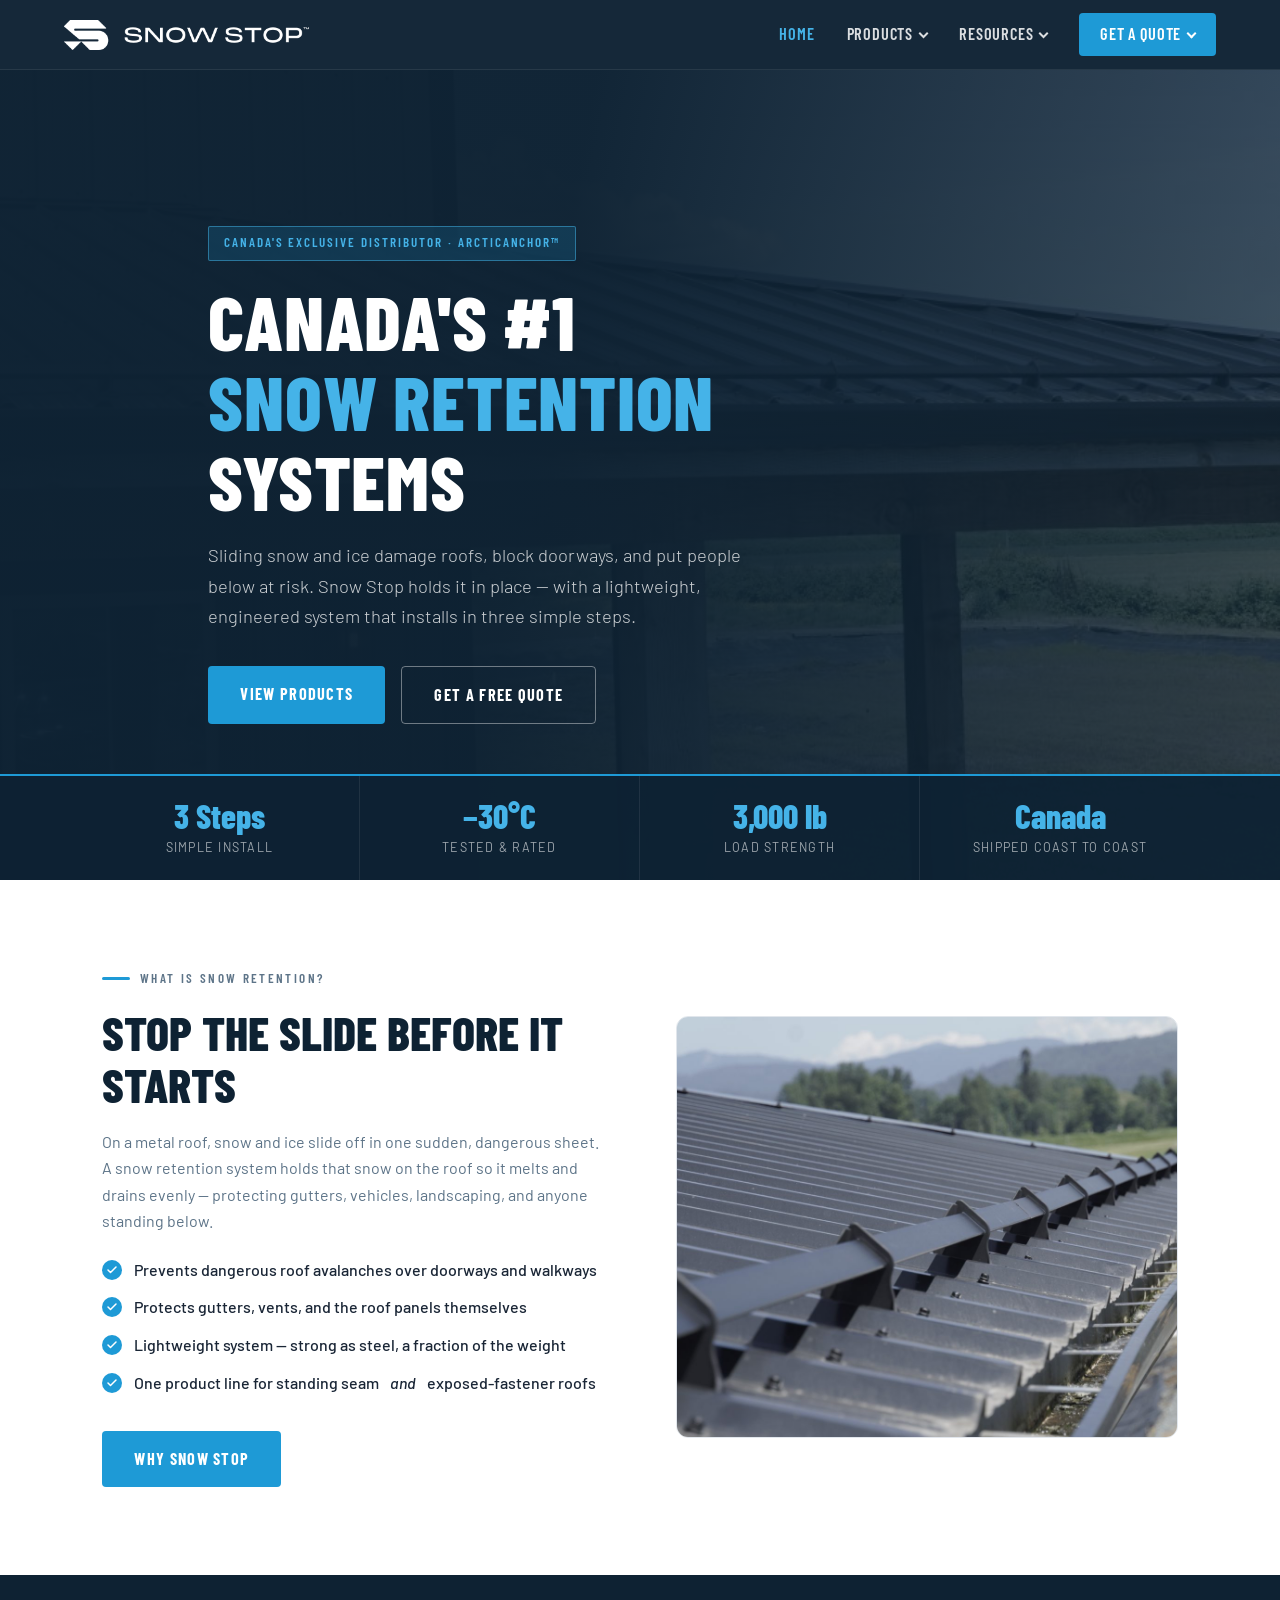
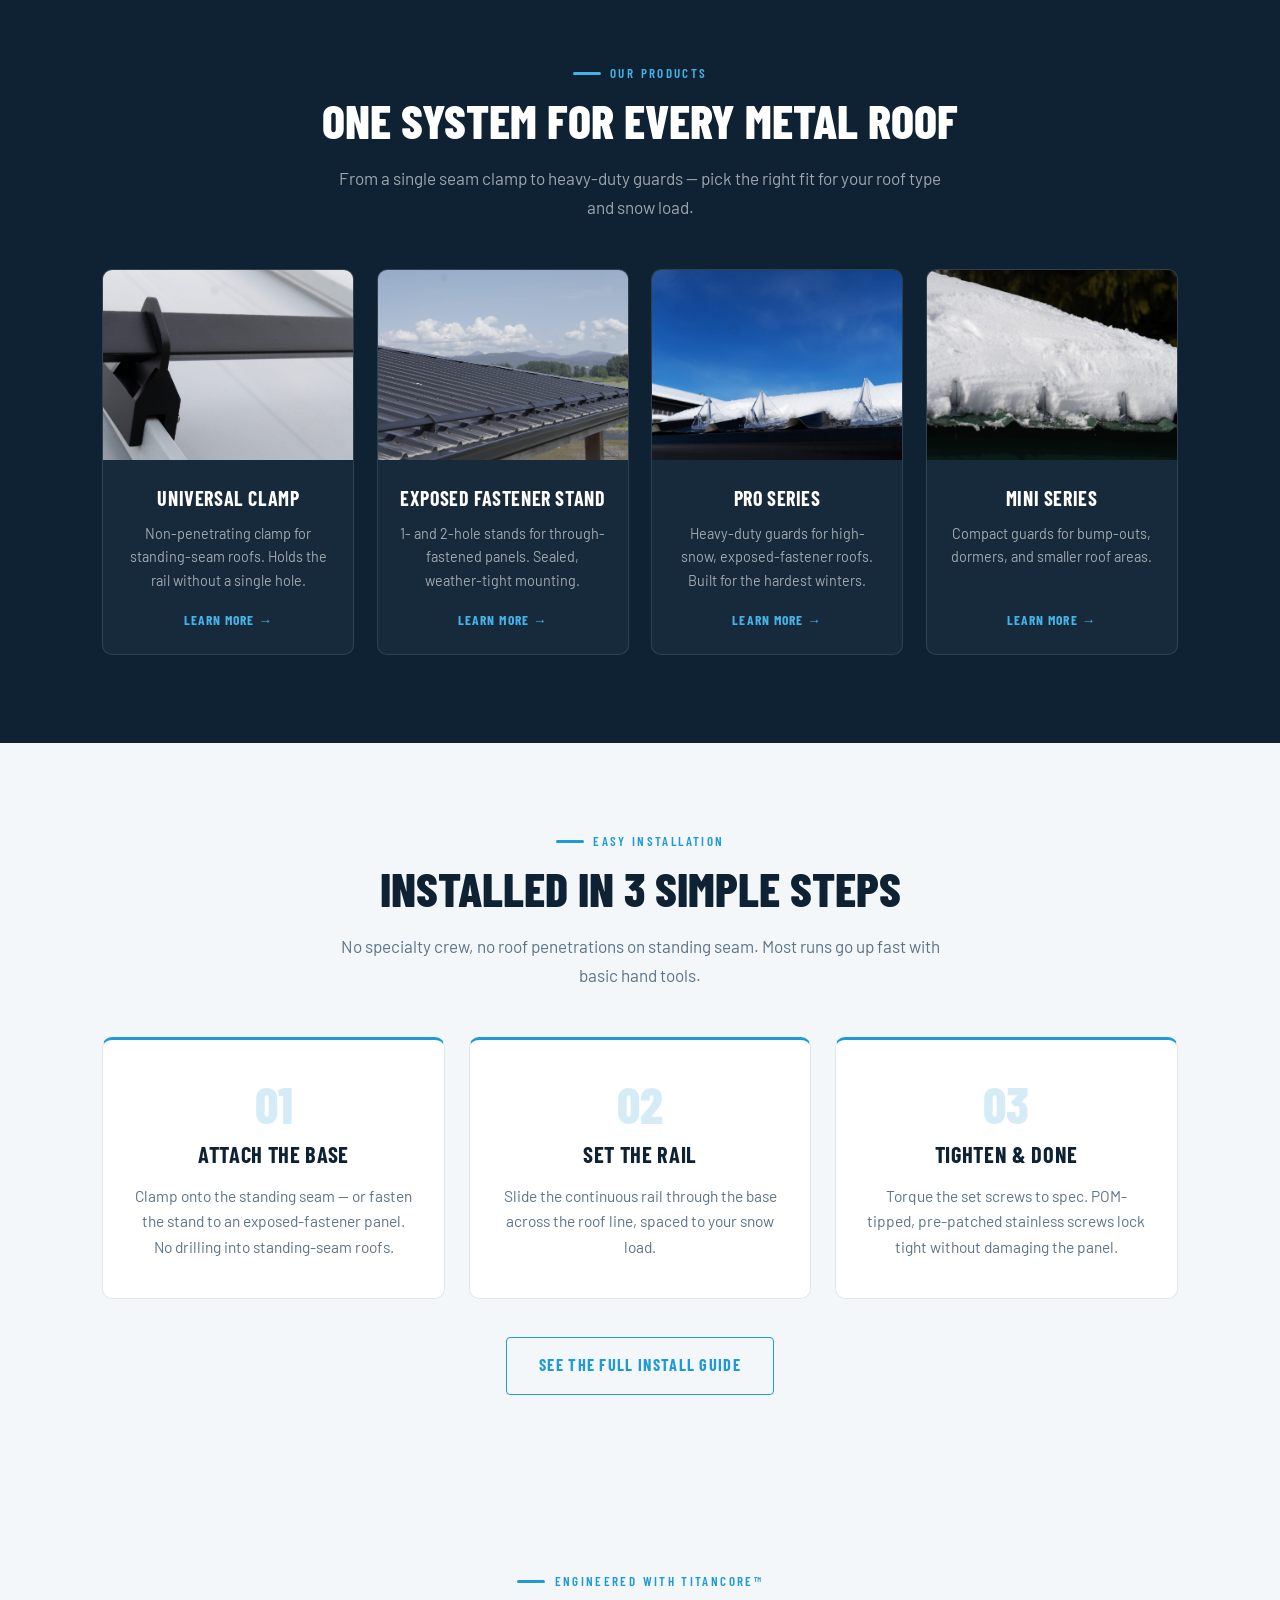
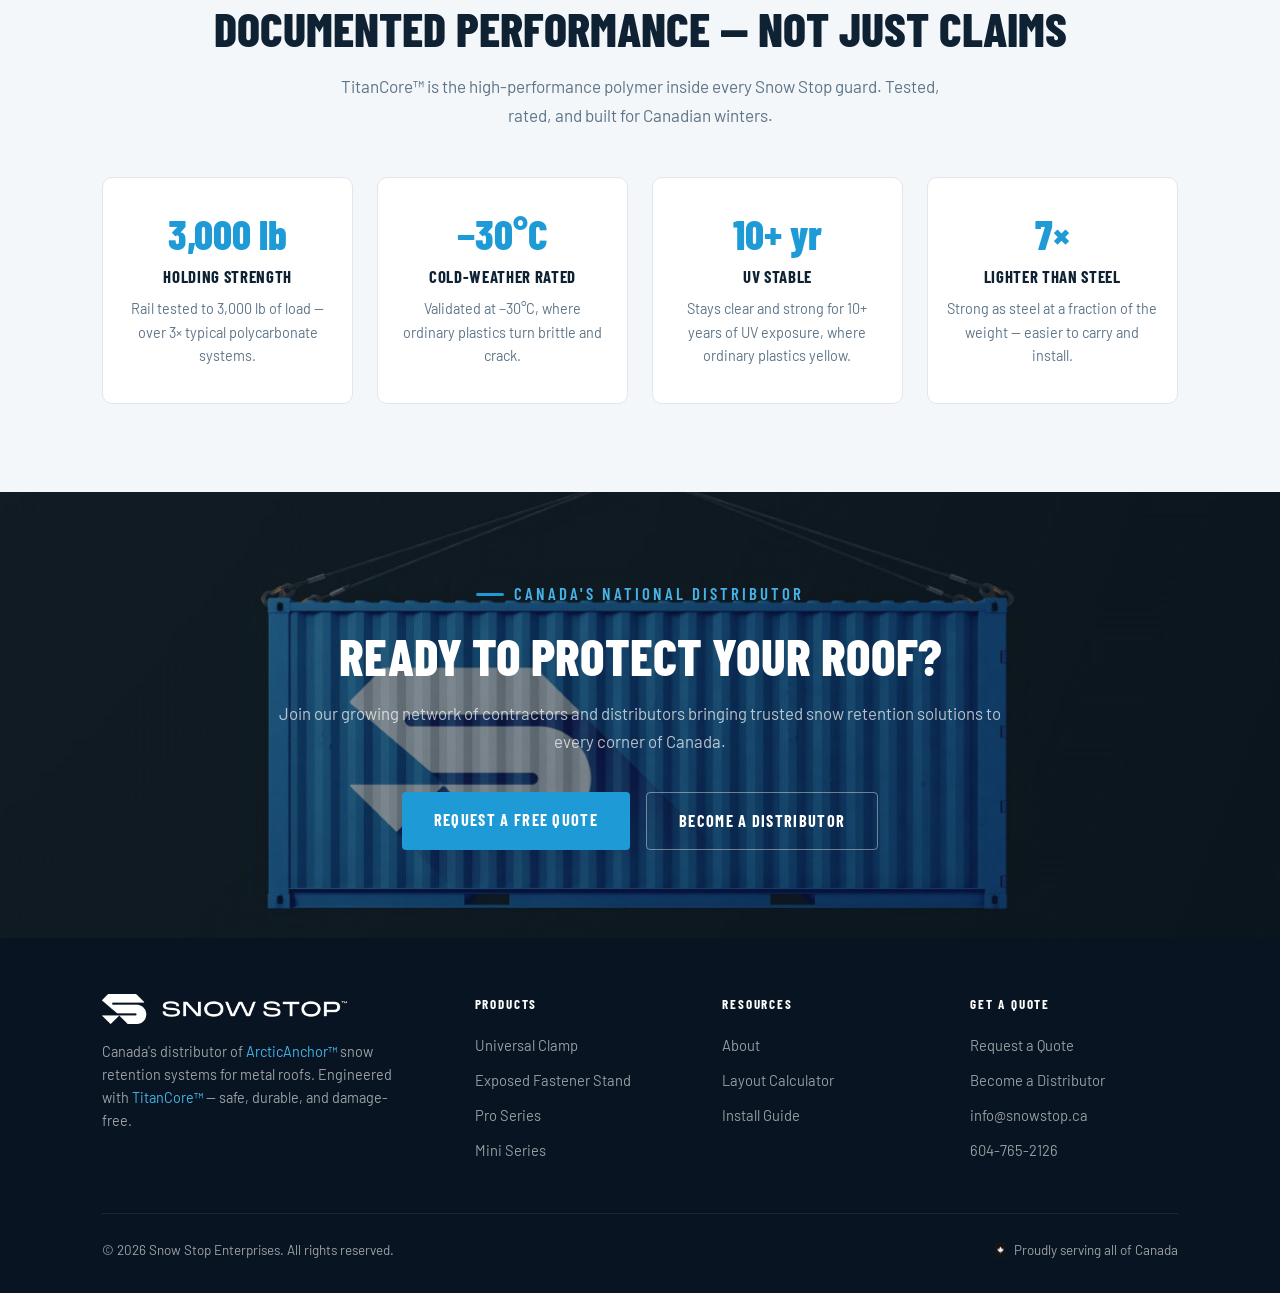
<file: SnowStop Website Redesign (5)/snowstop-site/index.html>
<!DOCTYPE html>
<html lang="en-CA">
<head>
<meta charset="UTF-8" />
<meta name="viewport" content="width=device-width, initial-scale=1.0" />
<link rel="icon" type="image/png" href="uploads/SnowStop_Favicon.png" />
<title>Snow Retention Systems for Metal Roofs in Canada | Snow Stop</title>
<meta name="description" content="Snow Stop is Canada's distributor of ArcticAnchor™ snow retention systems for metal roofs. Lightweight, engineered with TitanCore™, and installed in 3 simple steps. Stop dangerous roof avalanches. Get a free quote." />
<meta name="keywords" content="snow retention, snow guards, snow rails, metal roof snow retention, standing seam snow guard, exposed fastener snow rail, snow stop Canada, ArcticAnchor, TitanCore" />
<link rel="canonical" href="https://www.snowstop.ca/" />
<!-- seo:injected -->
<meta name="robots" content="index, follow, max-image-preview:large, max-snippet:-1, max-video-preview:-1" />
<meta name="author" content="Snow Stop Enterprises" />
<meta name="publisher" content="Snow Stop Enterprises" />
<meta name="theme-color" content="#1e9ad6" />
<meta name="geo.region" content="CA" />
<meta name="geo.placename" content="Canada" />
<meta property="og:site_name" content="Snow Stop" />
<meta property="og:locale" content="en_CA" />
<meta property="og:type" content="website" />
<meta property="og:title" content="Snow Retention Systems for Metal Roofs in Canada | Snow Stop" />
<meta property="og:description" content="Snow Stop is Canada's distributor of ArcticAnchor™ snow retention systems for metal roofs. Lightweight, engineered with TitanCore™, and installed in 3 simple steps. Stop dangerous roof avalanches. Get a free quote." />
<meta property="og:url" content="https://www.snowstop.ca/" />
<meta property="og:image" content="https://www.snowstop.ca/uploads/Exposed%20Fastener%20Hero%204.JPG" />
<meta property="og:image:alt" content="Snow Retention Systems for Metal Roofs in Canada | Snow Stop" />
<meta name="twitter:card" content="summary_large_image" />
<meta name="twitter:title" content="Snow Retention Systems for Metal Roofs in Canada | Snow Stop" />
<meta name="twitter:description" content="Snow Stop is Canada's distributor of ArcticAnchor™ snow retention systems for metal roofs. Lightweight, engineered with TitanCore™, and installed in 3 simple steps. Stop dangerous roof avalanches. Get a free quote." />
<meta name="twitter:image" content="https://www.snowstop.ca/uploads/Exposed%20Fastener%20Hero%204.JPG" />
<link rel="preconnect" href="https://fonts.googleapis.com" />
<link rel="preconnect" href="https://fonts.gstatic.com" crossorigin />
<link href="https://fonts.googleapis.com/css2?family=Barlow+Condensed:wght@500;600;700;800&family=Barlow:wght@300;400;500;600&display=swap" rel="stylesheet" />
<style>
  :root{
    --blue:#1e9ad6;        /* brand medium blue */
    --blue-bright:#45b3e8;
    --blue-dark:#1577a8;
    --navy:#0e2233;
    --slate:#1c2733;
    --ink:#1a2636;
    --muted:#5d7488;
    --line:#e1e6ec;
    --parchment:#f4f7fa;
    --white:#ffffff;
  }
  *,*::before,*::after{box-sizing:border-box;margin:0;padding:0;}
  html{scroll-behavior:smooth;}
  body{font-family:'Barlow',sans-serif;color:var(--ink);background:var(--white);line-height:1.65;}
  img{display:block;max-width:100%;}
  a{color:inherit;}

  /* ---------- NAV ---------- */
  nav{position:sticky;top:0;z-index:1000;background:rgba(14,34,51,0.97);backdrop-filter:blur(8px);
      border-bottom:1px solid rgba(255,255,255,0.08);padding:0 5%;display:flex;align-items:center;
      justify-content:space-between;height:70px;}
  .nav-logo img{height:30px;}
  .nav-links{display:flex;gap:2rem;list-style:none;align-items:center;}
  .nav-links>li{position:relative;}
  .nav-links>li>a{color:rgba(255,255,255,0.85);text-decoration:none;font-family:'Barlow Condensed',sans-serif;
      font-weight:600;font-size:1.02rem;letter-spacing:0.05em;text-transform:uppercase;display:flex;align-items:center;gap:7px;
      transition:color .2s;}
  .nav-links>li>a:hover,.nav-links>li>a.active{color:var(--blue-bright);}
  .nav-cta{background:var(--blue);color:#fff !important;padding:0.5rem 1.3rem;border-radius:4px;transition:background .2s;}
  .nav-cta:hover{background:var(--blue-bright);}
  .caret{width:7px;height:7px;border-right:2px solid currentColor;border-bottom:2px solid currentColor;
      transform:rotate(45deg);transition:transform .2s;display:inline-block;margin-top:-3px;}
  .submenu{position:absolute;top:calc(100% + 16px);left:0;min-width:230px;background:#13283c;
      border:1px solid rgba(255,255,255,0.1);border-radius:6px;padding:0.4rem;list-style:none;
      box-shadow:0 20px 44px rgba(0,0,0,.45);opacity:0;visibility:hidden;transform:translateY(8px);transition:.2s;}
  .nav-links>li.has-sub::after{content:"";position:absolute;top:100%;left:0;right:0;height:18px;}
  .nav-links>li:hover>.submenu,.nav-links>li:focus-within>.submenu{opacity:1;visibility:visible;transform:translateY(0);}
  .nav-links>li:hover>a .caret,.nav-links>li:focus-within>a .caret{transform:rotate(-135deg);}
  .submenu li a{display:block;padding:0.7rem 0.9rem;border-radius:4px;color:rgba(255,255,255,0.82);
      text-decoration:none;font-family:'Barlow Condensed',sans-serif;font-weight:600;font-size:0.95rem;
      letter-spacing:0.03em;text-transform:uppercase;transition:.15s;}
  .submenu li a:hover{background:rgba(30,154,214,0.18);color:var(--blue-bright);}
  .quote-li .submenu{left:auto;right:0;}
  .hamburger{display:none;flex-direction:column;gap:5px;cursor:pointer;padding:4px;background:none;border:0;}
  .hamburger span{display:block;width:24px;height:2px;background:#fff;border-radius:2px;transition:.3s;}

  /* ---------- HERO ---------- */
  .hero{position:relative;min-height:90vh;display:flex;align-items:center;overflow:hidden;background:var(--navy);}
  .hero-bg{position:absolute;inset:0;background-image:url('uploads/Exposed Fastener Hero 4.JPG');
      background-size:cover;background-position:center;opacity:.5;}
  .hero-overlay{position:absolute;inset:0;background:linear-gradient(100deg,rgba(14,34,51,0.96) 42%,rgba(14,34,51,0.45) 100%);}
  .hero-content{position:relative;z-index:2;max-width:720px;padding:0 8%;animation:fadeUp .8s ease both;}
  @keyframes fadeUp{from{opacity:0;transform:translateY(30px);}to{opacity:1;transform:translateY(0);}}
  .hero-label{display:inline-block;background:rgba(30,154,214,0.18);border:1px solid rgba(69,179,232,0.5);
      color:var(--blue-bright);font-family:'Barlow Condensed',sans-serif;font-weight:600;font-size:0.82rem;
      letter-spacing:0.15em;text-transform:uppercase;padding:0.35rem 0.9rem;border-radius:2px;margin-bottom:1.3rem;}
  .hero h1{font-family:'Barlow Condensed',sans-serif;font-weight:800;font-size:clamp(2.8rem,6vw,5rem);
      line-height:1.04;color:#fff;text-transform:uppercase;letter-spacing:0.01em;margin-bottom:1.2rem;}
  .hero h1 span{color:var(--blue-bright);}
  .hero p{font-size:1.15rem;color:rgba(255,255,255,0.78);max-width:540px;margin-bottom:2.2rem;font-weight:300;}
  .btn-group{display:flex;gap:1rem;flex-wrap:wrap;}
  .btn-primary,.btn-secondary{font-family:'Barlow Condensed',sans-serif;font-weight:700;font-size:1.02rem;
      letter-spacing:0.08em;text-transform:uppercase;padding:0.9rem 2rem;border-radius:4px;text-decoration:none;
      display:inline-block;transition:.2s;cursor:pointer;border:none;}
  .btn-primary{background:var(--blue);color:#fff;}
  .btn-primary:hover{background:var(--blue-bright);transform:translateY(-1px);}
  .btn-secondary{background:transparent;color:#fff;border:1.5px solid rgba(255,255,255,0.4);}
  .btn-secondary:hover{border-color:var(--blue-bright);color:var(--blue-bright);}
  .hero-stats{position:absolute;bottom:0;left:0;right:0;background:rgba(14,34,51,0.92);
      border-top:2px solid var(--blue);display:flex;justify-content:center;z-index:2;}
  .stat-item{flex:1;max-width:280px;padding:1.4rem 1rem;text-align:center;border-right:1px solid rgba(255,255,255,0.08);}
  .stat-item:last-child{border-right:none;}
  .stat-num{font-family:'Barlow Condensed',sans-serif;font-size:2.1rem;font-weight:800;color:var(--blue-bright);line-height:1;}
  .stat-label{font-size:0.78rem;text-transform:uppercase;letter-spacing:0.1em;color:rgba(255,255,255,0.6);margin-top:0.3rem;}

  /* ---------- SECTION BASE ---------- */
  section{padding:5.5rem 8%;}
  .section-label{font-family:'Barlow Condensed',sans-serif;font-weight:600;font-size:0.82rem;letter-spacing:0.18em;
      text-transform:uppercase;color:var(--blue);margin-bottom:0.6rem;display:flex;align-items:center;gap:0.6rem;}
  .section-label::before{content:"";width:28px;height:3px;background:var(--blue);border-radius:2px;}
  .section-title{font-family:'Barlow Condensed',sans-serif;font-weight:800;font-size:clamp(2rem,4vw,3rem);
      line-height:1.1;text-transform:uppercase;color:var(--navy);margin-bottom:1.1rem;}
  .section-sub{font-size:1.07rem;color:var(--muted);max-width:620px;margin-bottom:3rem;}
  .center{text-align:center;}
  .center .section-label{justify-content:center;}
  .center .section-sub{margin-left:auto;margin-right:auto;}

  /* ---------- 3-STEP INSTALL ---------- */
  .install{background:var(--parchment);}
  .steps{display:grid;grid-template-columns:repeat(3,1fr);gap:1.5rem;}
  .step-card{background:#fff;border:1px solid var(--line);border-top:3px solid var(--blue);border-radius:10px;
      padding:2.4rem 1.8rem;position:relative;}
  .step-num{font-family:'Barlow Condensed',sans-serif;font-weight:800;font-size:3.2rem;line-height:1;color:var(--blue);opacity:.18;}
  .step-card h3{font-family:'Barlow Condensed',sans-serif;font-weight:700;font-size:1.4rem;text-transform:uppercase;
      letter-spacing:0.03em;color:var(--navy);margin:0.4rem 0 0.6rem;}
  .step-card p{font-size:0.97rem;color:var(--muted);}

  /* ---------- PRODUCTS ---------- */
  .products{background:var(--navy);}
  .products .section-title{color:#fff;}
  .products .section-label{color:var(--blue-bright);}
  .products .section-label::before{background:var(--blue-bright);}
  .products .section-sub{color:rgba(255,255,255,0.6);}
  .product-grid{display:grid;grid-template-columns:repeat(4,1fr);gap:1.4rem;}
  .product-card{background:rgba(255,255,255,0.04);border:1px solid rgba(255,255,255,0.1);border-radius:10px;
      overflow:hidden;text-decoration:none;display:flex;flex-direction:column;transition:.2s;}
  .product-card:hover{border-color:var(--blue);transform:translateY(-4px);}
  .product-img{background:#fff;height:190px;display:flex;align-items:center;justify-content:center;padding:0;overflow:hidden;}
  .product-img img{width:100%;height:100%;object-fit:cover;}
  .product-info{padding:1.4rem;flex:1;display:flex;flex-direction:column;}
  .product-name{font-family:'Barlow Condensed',sans-serif;font-weight:700;font-size:1.25rem;text-transform:uppercase;
      letter-spacing:0.03em;color:#fff;margin-bottom:0.4rem;}
  .product-desc{font-size:0.9rem;color:rgba(255,255,255,0.6);flex:1;}
  .product-link{margin-top:1rem;font-family:'Barlow Condensed',sans-serif;font-weight:700;font-size:0.85rem;
      letter-spacing:0.08em;text-transform:uppercase;color:var(--blue-bright);}

  /* ---------- ABOUT SPLIT ---------- */
  .about-split{display:grid;grid-template-columns:1fr 1fr;gap:4.5rem;align-items:center;}
  .about-text p{color:var(--muted);margin-bottom:1rem;}
  .about-img{border-radius:12px;overflow:hidden;border:1px solid var(--line);}
  .about-img img{width:100%;height:420px;object-fit:cover;}
  .checklist{list-style:none;margin:1.4rem 0;}
  .checklist li{display:flex;gap:0.7rem;align-items:flex-start;margin-bottom:0.7rem;color:var(--ink);font-weight:500;}
  .checklist li::before{content:"";flex:none;width:20px;height:20px;border-radius:50%;background:var(--blue);margin-top:3px;
      background-image:url("data:image/svg+xml,%3Csvg xmlns='http://www.w3.org/2000/svg' width='12' height='12' viewBox='0 0 24 24' fill='none' stroke='white' stroke-width='3' stroke-linecap='round' stroke-linejoin='round'%3E%3Cpolyline points='20 6 9 17 4 12'/%3E%3C/svg%3E");
      background-repeat:no-repeat;background-position:center;}

  /* ---------- WHY (TitanCore) ---------- */
  .why{background:var(--parchment);}
  .why-grid{display:grid;grid-template-columns:repeat(4,1fr);gap:1.5rem;margin-top:0.5rem;}
  .why-card{background:#fff;text-align:center;padding:2.2rem 1.2rem;border:1px solid var(--line);border-radius:10px;transition:.2s;}
  .why-card:hover{border-color:var(--blue);box-shadow:0 6px 24px rgba(30,154,214,0.1);transform:translateY(-3px);}
  .why-num{font-family:'Barlow Condensed',sans-serif;font-weight:800;font-size:2.6rem;color:var(--blue);line-height:1;}
  .why-card h4{font-family:'Barlow Condensed',sans-serif;font-weight:700;font-size:1.05rem;text-transform:uppercase;
      letter-spacing:0.04em;color:var(--navy);margin:0.5rem 0 0.4rem;}
  .why-card p{font-size:0.9rem;color:var(--muted);}

  /* ---------- CTA BANNER ---------- */
  .cta{position:relative;overflow:hidden;background:var(--navy);text-align:center;}
  .cta-bg{position:absolute;inset:0;background-image:url('uploads/SS container.jpg');
      background-size:cover;background-position:center;opacity:.5;}
  .cta-inner{position:relative;z-index:2;max-width:740px;margin:0 auto;}
  .cta h2{font-family:'Barlow Condensed',sans-serif;font-weight:800;font-size:clamp(2rem,4.5vw,3.2rem);
      text-transform:uppercase;color:#fff;line-height:1.1;margin-bottom:1rem;}
  .cta h2 span{color:var(--blue-bright);}
  .cta p{color:rgba(255,255,255,0.7);margin-bottom:2.3rem;font-size:1.05rem;}
  .cta .btn-group{justify-content:center;}

  /* ---------- FOOTER ---------- */
  footer{background:#081421;color:rgba(255,255,255,0.6);padding:3.5rem 8% 2rem;}
  .footer-inner{display:grid;grid-template-columns:1.6fr 1fr 1fr 1fr;gap:2.5rem;padding-bottom:2.5rem;
      border-bottom:1px solid rgba(255,255,255,0.08);}
  .footer-brand img{height:30px;margin-bottom:1rem;}
  .footer-brand p{font-size:0.9rem;line-height:1.6;max-width:300px;}
  .footer-col h4{font-family:'Barlow Condensed',sans-serif;font-weight:700;font-size:0.82rem;letter-spacing:0.14em;
      text-transform:uppercase;color:#fff;margin-bottom:1rem;}
  .footer-col ul{list-style:none;}
  .footer-col li{margin-bottom:0.55rem;}
  .footer-col a{color:rgba(255,255,255,0.58);text-decoration:none;font-size:0.92rem;transition:color .2s;}
  .footer-col a:hover{color:var(--blue-bright);}
  .footer-bottom{display:flex;justify-content:space-between;align-items:center;padding-top:1.6rem;font-size:0.84rem;flex-wrap:wrap;gap:0.6rem;}
  .footer-bottom a{color:var(--blue-bright);text-decoration:none;}
  .flag{display:inline-flex;align-items:center;gap:0.5rem;}
  .flag img{height:16px;border-radius:2px;}

  /* ---------- RESPONSIVE ---------- */
  @media(max-width:960px){
    .nav-links{display:none;flex-direction:column;align-items:stretch;position:absolute;top:70px;left:0;right:0;
        background:var(--navy);padding:1rem 5%;gap:0;max-height:calc(100vh - 70px);overflow-y:auto;
        border-bottom:1px solid rgba(255,255,255,0.08);}
    .nav-links.open{display:flex;}
    .nav-links>li>a{padding:0.95rem 0;justify-content:space-between;border-bottom:1px solid rgba(255,255,255,0.08);}
    .nav-links>li.has-sub::after{display:none;}
    .nav-cta{justify-content:space-between;margin-top:0.8rem;}
    .submenu{position:static;opacity:1;visibility:visible;transform:none;box-shadow:none;border:0;background:transparent;
        padding:0 0 0 0.9rem;max-height:0;overflow:hidden;transition:max-height .3s;min-width:0;}
    .nav-links>li.open>.submenu{max-height:420px;padding-bottom:0.4rem;}
    .nav-links>li.open>a .caret{transform:rotate(-135deg);}
    .hamburger{display:flex;}
    .steps,.product-grid,.why-grid,.about-split,.footer-inner{grid-template-columns:1fr;}
    .product-grid{grid-template-columns:1fr 1fr;}
    .why-grid{grid-template-columns:1fr 1fr;}
    .hero-stats{position:relative;flex-wrap:wrap;}
    .stat-item{flex:1 1 50%;max-width:none;border-bottom:1px solid rgba(255,255,255,0.08);}
    .about-img img{height:300px;}
  }
  @media(max-width:560px){.product-grid,.why-grid{grid-template-columns:1fr;}}
  @media(prefers-reduced-motion:reduce){*{animation:none!important;transition:none!important;scroll-behavior:auto!important;}}
  :focus-visible{outline:2px solid var(--blue-bright);outline-offset:2px;}
</style>
<script type="application/ld+json">
{
  "@context": "https://schema.org",
  "@graph": [
    {
      "@type": "Organization",
      "@id": "https://www.snowstop.ca/#organization",
      "name": "Snow Stop Enterprises",
      "alternateName": "Snow Stop",
      "url": "https://www.snowstop.ca/",
      "logo": {
        "@type": "ImageObject",
        "url": "https://www.snowstop.ca/uploads/SnowStop_Favicon.png"
      },
      "image": "https://www.snowstop.ca/uploads/SnowStop_Favicon.png",
      "description": "Canada's exclusive distributor of ArcticAnchor™ snow retention systems for metal roofs, engineered with TitanCore™.",
      "email": "info@snowstop.ca",
      "telephone": "+1-604-765-2126",
      "areaServed": {
        "@type": "Country",
        "name": "Canada"
      },
      "contactPoint": {
        "@type": "ContactPoint",
        "telephone": "+1-604-765-2126",
        "email": "info@snowstop.ca",
        "contactType": "sales",
        "areaServed": "CA",
        "availableLanguage": [
          "English",
          "French"
        ]
      }
    },
    {
      "@type": "WebSite",
      "@id": "https://www.snowstop.ca/#website",
      "url": "https://www.snowstop.ca/",
      "name": "Snow Stop",
      "description": "Snow Stop is Canada's distributor of ArcticAnchor™ snow retention systems for metal roofs. Lightweight, engineered with TitanCore™, and installed in 3 simple steps. Stop dangerous roof avalanches. Get a free quote.",
      "inLanguage": "en-CA",
      "publisher": {
        "@id": "https://www.snowstop.ca/#organization"
      }
    },
    {
      "@type": [
        "WebPage",
        "CollectionPage"
      ],
      "@id": "https://www.snowstop.ca/#webpage",
      "url": "https://www.snowstop.ca/",
      "name": "Snow Retention Systems for Metal Roofs in Canada | Snow Stop",
      "description": "Snow Stop is Canada's distributor of ArcticAnchor™ snow retention systems for metal roofs. Lightweight, engineered with TitanCore™, and installed in 3 simple steps. Stop dangerous roof avalanches. Get a free quote.",
      "isPartOf": {
        "@id": "https://www.snowstop.ca/#website"
      },
      "inLanguage": "en-CA",
      "publisher": {
        "@id": "https://www.snowstop.ca/#organization"
      }
    },
    {
      "@type": "ItemList",
      "name": "Snow Stop snow retention products",
      "itemListElement": [
        {
          "@type": "ListItem",
          "position": 1,
          "name": "ArcticAnchor Universal Clamp",
          "url": "https://www.snowstop.ca/universal-clamp.html"
        },
        {
          "@type": "ListItem",
          "position": 2,
          "name": "ArcticAnchor Exposed Fastener Stand",
          "url": "https://www.snowstop.ca/exposed-fastener-stand.html"
        },
        {
          "@type": "ListItem",
          "position": 3,
          "name": "ArcticAnchor Pro Series",
          "url": "https://www.snowstop.ca/pro-series.html"
        },
        {
          "@type": "ListItem",
          "position": 4,
          "name": "ArcticAnchor Mini Series",
          "url": "https://www.snowstop.ca/mini-series.html"
        }
      ]
    }
  ]
}
</script>
</head>
<body>

<!-- NAV -->
<nav>
  <a class="nav-logo" href="index.html"><img src="uploads/SnowStop-HorizontalLogo-RGB-White.png" alt="Snow Stop" /></a>
  <ul class="nav-links" id="navLinks">
    <li><a href="index.html" class="active">Home</a></li>
    <li class="has-sub">
      <a href="products.html">Products <span class="caret"></span></a>
      <ul class="submenu">
        <li><a href="universal-clamp.html">Universal Clamp</a></li>
        <li><a href="exposed-fastener-stand.html">Exposed Fastener Stand</a></li>
        <li><a href="pro-series.html">Pro Series</a></li>
        <li><a href="mini-series.html">Mini Series</a></li>
      </ul>
    </li>
    <li class="has-sub">
      <a href="about.html">Resources <span class="caret"></span></a>
      <ul class="submenu">
        <li><a href="about.html">About</a></li>
        <li><a href="layout-calculator.html">Layout Calculator</a></li>
        <li><a href="install-guide.html">Install Guide</a></li>
      </ul>
    </li>
    <li class="has-sub quote-li">
      <a href="request-a-quote.html" class="nav-cta">Get a Quote <span class="caret"></span></a>
      <ul class="submenu">
        <li><a href="request-a-quote.html">Request a Quote</a></li>
        <li><a href="become-a-distributor.html">Become a Distributor</a></li>
      </ul>
    </li>
  </ul>
  <button class="hamburger" id="hamburger" aria-label="Toggle menu" aria-expanded="false"><span></span><span></span><span></span></button>
</nav>

<!-- HERO -->
<section class="hero" aria-label="Hero">
  <div class="hero-bg" role="img" aria-label="Snow rail system installed on a metal roof"></div>
  <div class="hero-overlay"></div>
  <div class="hero-content" style="padding: 0px 0px 0px 106px">
    <span class="hero-label">Canada's Exclusive Distributor · ArcticAnchor™</span>
    <h1>CANADA'S #1
<br><span style="color:var(--blue-bright);">SNOW RETENTION</span><br>SYSTEMS</h1>
    <p>Sliding snow and ice damage roofs, block doorways, and put people below at risk. Snow Stop holds it in place — with a lightweight, engineered system that installs in three simple steps.</p>
    <div class="btn-group">
      <a href="products.html" class="btn-primary">View Products</a>
      <a href="request-a-quote.html" class="btn-secondary">Get a Free Quote</a>
    </div>
  </div>
  <div class="hero-stats">
    <div class="stat-item"><div class="stat-num">3 Steps</div><div class="stat-label">Simple Install</div></div>
    <div class="stat-item"><div class="stat-num">−30°C</div><div class="stat-label">Tested &amp; Rated</div></div>
    <div class="stat-item"><div class="stat-num">3,000 lb</div><div class="stat-label">Load Strength</div></div>
    <div class="stat-item"><div class="stat-num">Canada</div><div class="stat-label">Shipped Coast to Coast</div></div>
  </div>
</section>

<!-- WHAT IS SNOW RETENTION -->
<section>
  <div class="about-split">
    <div class="about-text">
      <p class="section-label">What is snow retention?</p>
      <h2 class="section-title">Stop the slide before it starts</h2>
      <p>On a metal roof, snow and ice slide off in one sudden, dangerous sheet. A snow retention system holds that snow on the roof so it melts and drains evenly — protecting gutters, vehicles, landscaping, and anyone standing below.</p>
      <ul class="checklist">
        <li>Prevents dangerous roof avalanches over doorways and walkways</li>
        <li>Protects gutters, vents, and the roof panels themselves</li>
        <li>Lightweight system — strong as steel, a fraction of the weight</li>
        <li>One product line for standing seam <em>and</em> exposed-fastener roofs</li>
      </ul>
      <a href="about.html" class="btn-primary" style="margin-top:0.8rem;">Why Snow Stop</a>
    </div>
    <div class="about-img"><img src="uploads/Exposed Fastener Hero 3.JPG" alt="Snow rail holding snow on a metal roof" /></div>
  </div>
</section>

<!-- PRODUCTS -->
<section class="products center">
  <p class="section-label" style="justify-content:center;">Our products</p>
  <h2 class="section-title">One system for every metal roof</h2>
  <p class="section-sub">From a single seam clamp to heavy-duty guards — pick the right fit for your roof type and snow load.</p>
  <div class="product-grid">
    <a class="product-card" href="universal-clamp.html">
      <div class="product-img"><img src="uploads/U Clamp Hero Pic 2.jpg" alt="Universal Clamp" /></div>
      <div class="product-info">
        <div class="product-name">Universal Clamp</div>
        <div class="product-desc">Non-penetrating clamp for standing-seam roofs. Holds the rail without a single hole.</div>
        <span class="product-link">Learn more →</span>
      </div>
    </a>
    <a class="product-card" href="exposed-fastener-stand.html">
      <div class="product-img"><img src="uploads/Exposed Fastener Hero 1.JPG" alt="Exposed Fastener Stand installed on a metal roof" /></div>
      <div class="product-info">
        <div class="product-name">Exposed Fastener Stand</div>
        <div class="product-desc">1- and 2-hole stands for through-fastened panels. Sealed, weather-tight mounting.</div>
        <span class="product-link">Learn more →</span>
      </div>
    </a>
    <a class="product-card" href="pro-series.html">
      <div class="product-img"><img src="uploads/Pro Hero Pic.jpg" alt="Pro Series" /></div>
      <div class="product-info">
        <div class="product-name">Pro Series</div>
        <div class="product-desc">Heavy-duty guards for high-snow, exposed-fastener roofs. Built for the hardest winters.</div>
        <span class="product-link">Learn more →</span>
      </div>
    </a>
    <a class="product-card" href="mini-series.html">
      <div class="product-img"><img src="uploads/MINI Hero pic.jpg" alt="Mini Series" /></div>
      <div class="product-info">
        <div class="product-name">Mini Series</div>
        <div class="product-desc">Compact guards for bump-outs, dormers, and smaller roof areas.</div>
        <span class="product-link">Learn more →</span>
      </div>
    </a>
  </div>
</section>

<!-- 3-STEP INSTALL -->
<section class="install center">
  <p class="section-label" style="justify-content:center;">Easy installation</p>
  <h2 class="section-title">Installed in 3 simple steps</h2>
  <p class="section-sub">No specialty crew, no roof penetrations on standing seam. Most runs go up fast with basic hand tools.</p>
  <div class="steps">
    <div class="step-card">
      <div class="step-num">01</div>
      <h3>Attach the base</h3>
      <p>Clamp onto the standing seam — or fasten the stand to an exposed-fastener panel. No drilling into standing-seam roofs.</p>
    </div>
    <div class="step-card">
      <div class="step-num">02</div>
      <h3>Set the rail</h3>
      <p>Slide the continuous rail through the base across the roof line, spaced to your snow load.</p>
    </div>
    <div class="step-card">
      <div class="step-num">03</div>
      <h3>Tighten &amp; done</h3>
      <p>Torque the set screws to spec. POM-tipped, pre-patched stainless screws lock tight without damaging the panel.</p>
    </div>
  </div>
  <div style="margin-top:2.4rem;"><a href="install-guide.html" class="btn-secondary" style="color:var(--blue);border-color:var(--blue);">See the full Install Guide</a></div>
</section>

<!-- WHY / TITANCORE -->
<section class="why center">
  <p class="section-label" style="justify-content:center;">Engineered with TitanCore™</p>
  <h2 class="section-title">Documented performance — not just claims</h2>
  <p class="section-sub">TitanCore™ is the high-performance polymer inside every Snow Stop guard. Tested, rated, and built for Canadian winters.</p>
  <div class="why-grid">
    <div class="why-card"><div class="why-num">3,000 lb</div><h4>Holding Strength</h4><p>Rail tested to 3,000 lb of load — over 3× typical polycarbonate systems.</p></div>
    <div class="why-card"><div class="why-num">−30°C</div><h4>Cold-Weather Rated</h4><p>Validated at −30°C, where ordinary plastics turn brittle and crack.</p></div>
    <div class="why-card"><div class="why-num">10+ yr</div><h4>UV Stable</h4><p>Stays clear and strong for 10+ years of UV exposure, where ordinary plastics yellow.</p></div>
    <div class="why-card"><div class="why-num">7×</div><h4>Lighter Than Steel</h4><p>Strong as steel at a fraction of the weight — easier to carry and install.</p></div>
  </div>
</section>

<!-- CTA -->
<section class="cta">
  <div class="cta-bg"></div>
  <div class="cta-inner">
    <p class="section-label center" style="justify-content: center; color: var(--blue-bright); line-height: 1.65; letter-spacing: 3px; gap: 10px; margin: 0px 0px 20px">CANADA'S NATIONAL DISTRIBUTOR</p>
    <h2>READY TO PROTECT YOUR ROOF?</h2>
    <p>Join our growing network of contractors and distributors bringing trusted snow retention solutions to every corner of Canada.</p>
    <div class="btn-group">
      <a href="request-a-quote.html" class="btn-primary">Request a Free Quote</a>
      <a href="become-a-distributor.html" class="btn-secondary">Become a Distributor</a>
    </div>
  </div>
</section>

<!-- FOOTER -->
<footer>
  <div class="footer-inner">
    <div class="footer-brand">
      <img src="uploads/SnowStop-HorizontalLogo-RGB-White.png" alt="Snow Stop" />
      <p>Canada's distributor of <a href="https://www.arcticanchors.com/" target="_blank" rel="noopener" style="color:var(--blue-bright);text-decoration:none;">ArcticAnchor™</a> snow retention systems for metal roofs. Engineered with <a href="https://www.titancore.ca/" target="_blank" rel="noopener" style="color:var(--blue-bright);text-decoration:none;">TitanCore™</a> — safe, durable, and damage-free.</p>
    </div>
    <div class="footer-col">
      <h4>Products</h4>
      <ul>
        <li><a href="universal-clamp.html">Universal Clamp</a></li>
        <li><a href="exposed-fastener-stand.html">Exposed Fastener Stand</a></li>
        <li><a href="pro-series.html">Pro Series</a></li>
        <li><a href="mini-series.html">Mini Series</a></li>
      </ul>
    </div>
    <div class="footer-col">
      <h4>Resources</h4>
      <ul>
        <li><a href="about.html">About</a></li>
        <li><a href="layout-calculator.html">Layout Calculator</a></li>
        <li><a href="install-guide.html">Install Guide</a></li>
      </ul>
    </div>
    <div class="footer-col">
      <h4>Get a Quote</h4>
      <ul>
        <li><a href="request-a-quote.html">Request a Quote</a></li>
        <li><a href="become-a-distributor.html">Become a Distributor</a></li>
        <li><a href="mailto:info@snowstop.ca">info@snowstop.ca</a></li>
        <li><a href="tel:6047652126">604-765-2126</a></li>
      </ul>
    </div>
  </div>
  <div class="footer-bottom">
    <span>© 2026 Snow Stop Enterprises. All rights reserved.</span>
    <span class="flag"><img src="uploads/Canadian Flag.jpg" alt="Canada" /> Proudly serving all of Canada</span>
  </div>
</footer>

<script>
  const hb=document.getElementById('hamburger'),nl=document.getElementById('navLinks');
  hb.addEventListener('click',()=>{const o=nl.classList.toggle('open');hb.setAttribute('aria-expanded',o);});
  document.querySelectorAll('.nav-links>li.has-sub>a').forEach(a=>{
    a.addEventListener('click',e=>{
      if(window.innerWidth<=960){e.preventDefault();a.parentElement.classList.toggle('open');}
    });
  });
</script>
</body>
</html>

<style id="__om-edit-overrides">
[aria-label="Hero"] :is(h1,h2,h3,h4,h5,h6) :is(h1,h2,h3,h4,h5,h6,p,li,dt,dd,blockquote,figcaption,label,span,a,em,strong,small,td,th,caption) { color: rgb(69, 179, 232) !important }
[aria-label="Hero"] :is(h1,h2,h3,h4,h5,h6) >div { color: rgb(69, 179, 232) !important }
[aria-label="Hero"] :is(h1,h2,h3,h4,h5,h6) >div { color: rgb(255, 255, 255) !important }
[aria-label="Hero"] :is(h1,h2,h3,h4,h5,h6) >div { color: rgb(69, 179, 232) !important }
</style>
</file>
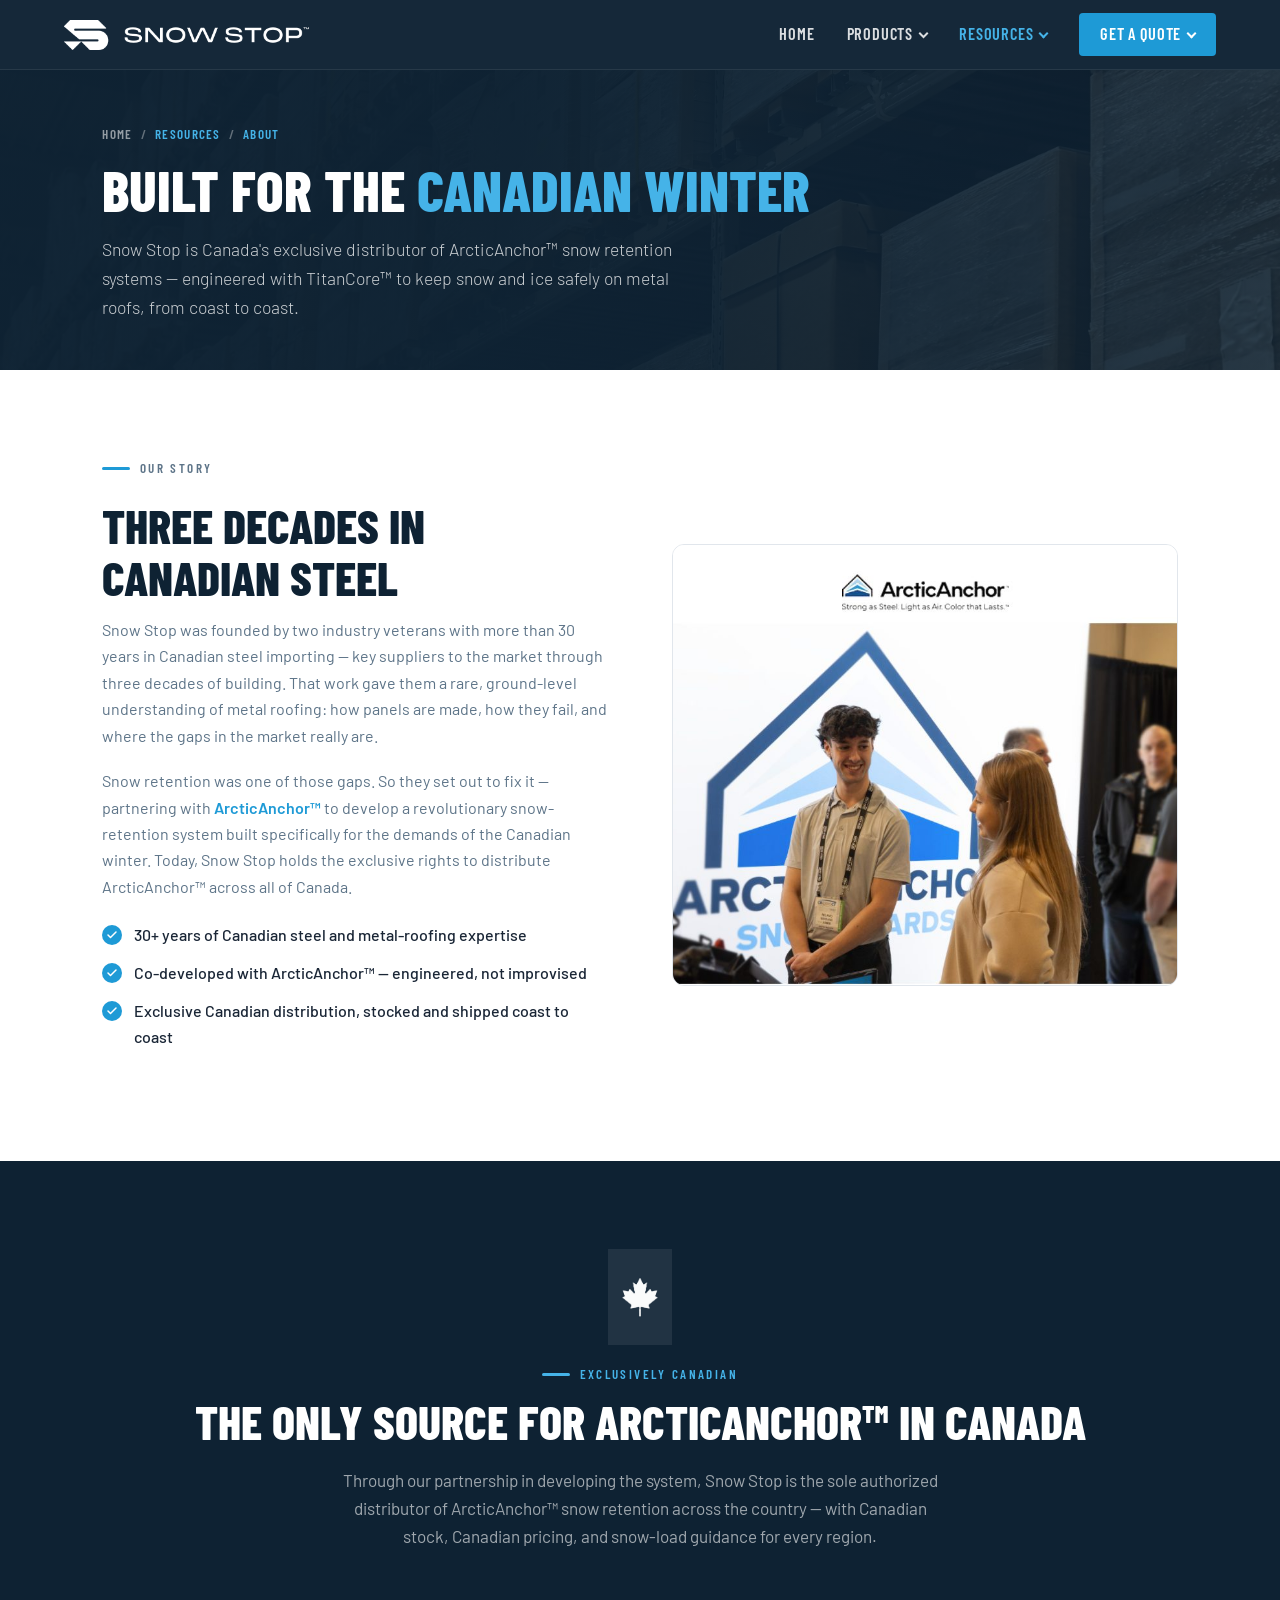
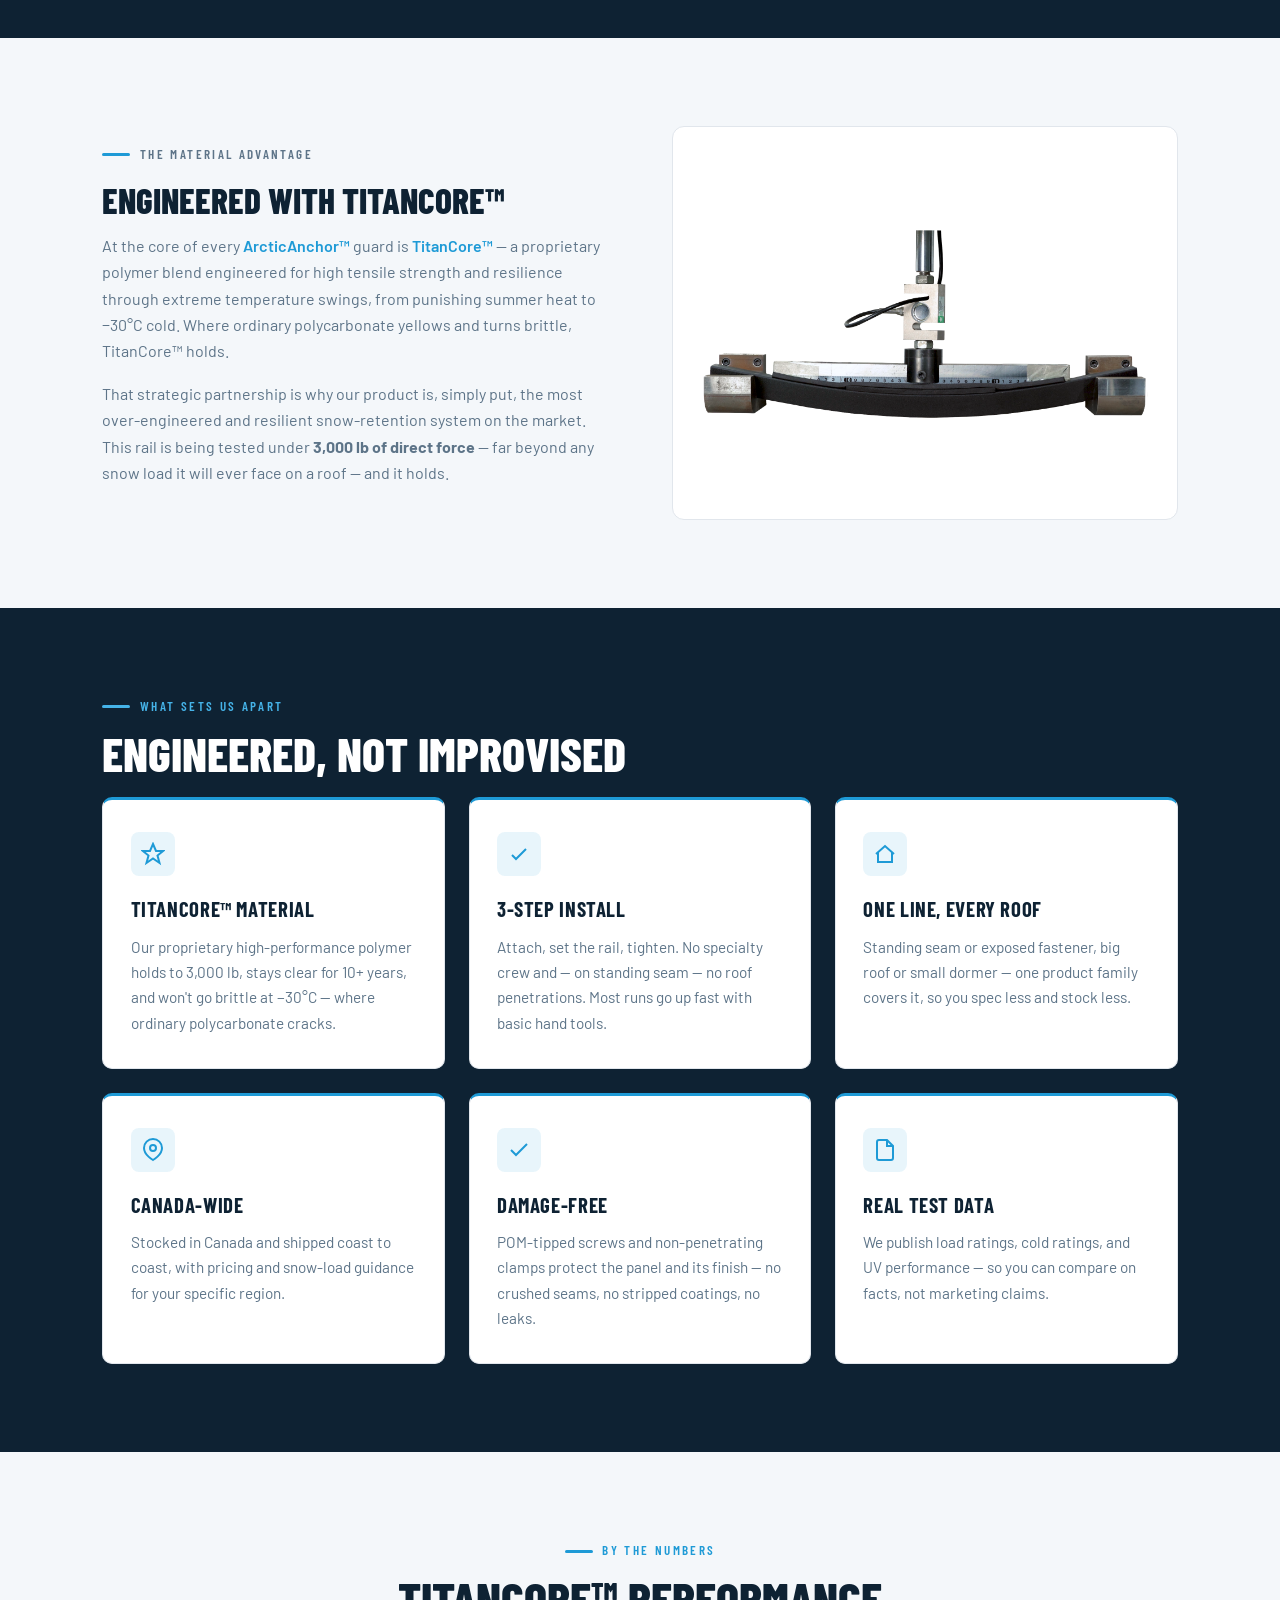
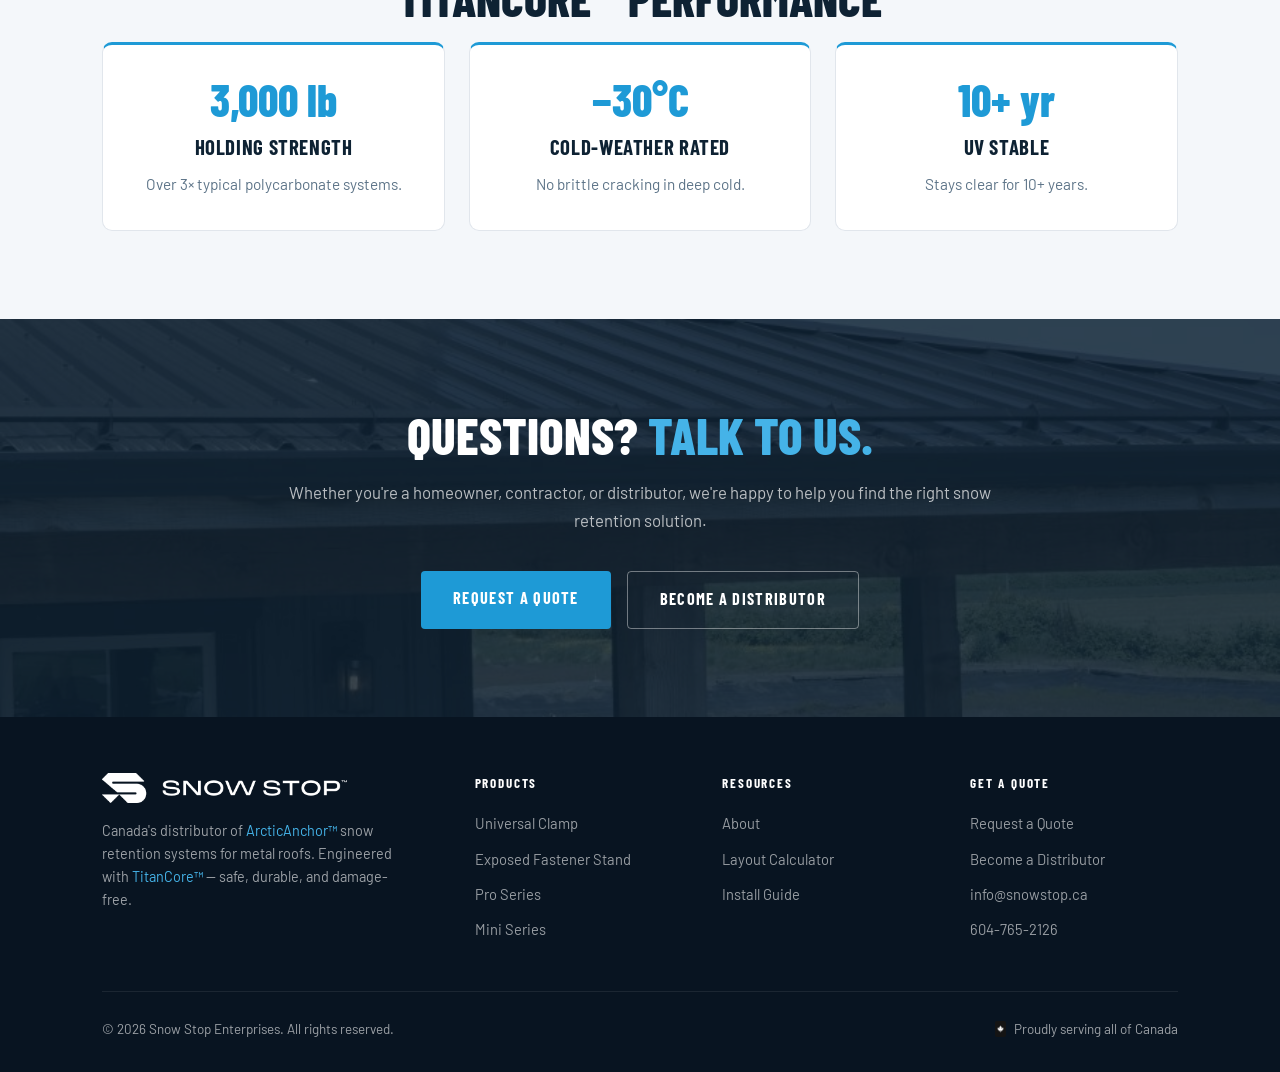
<file: SnowStop Website Redesign (5)/snowstop-site/about.html>
<!DOCTYPE html>
<html lang="en-CA">
<head>
<meta charset="UTF-8" />
<meta name="viewport" content="width=device-width, initial-scale=1.0" />
<link rel="icon" type="image/png" href="uploads/SnowStop_Favicon.png" />
<title>About Snow Stop — Canadian Snow Retention for Metal Roofs</title>
<meta name="description" content="Snow Stop is Canada's distributor of ArcticAnchor™ snow retention systems, engineered with TitanCore™. Lightweight, damage-free, and built for Canadian winters. Learn our story and what sets us apart." />
<link rel="canonical" href="https://www.snowstop.ca/about.html" />
<!-- seo:injected -->
<meta name="robots" content="index, follow, max-image-preview:large, max-snippet:-1, max-video-preview:-1" />
<meta name="author" content="Snow Stop Enterprises" />
<meta name="publisher" content="Snow Stop Enterprises" />
<meta name="theme-color" content="#1e9ad6" />
<meta name="geo.region" content="CA" />
<meta name="geo.placename" content="Canada" />
<meta property="og:site_name" content="Snow Stop" />
<meta property="og:locale" content="en_CA" />
<meta property="og:type" content="website" />
<meta property="og:title" content="About Snow Stop — Canadian Snow Retention for Metal Roofs" />
<meta property="og:description" content="Snow Stop is Canada's distributor of ArcticAnchor™ snow retention systems, engineered with TitanCore™. Lightweight, damage-free, and built for Canadian winters. Learn our story and what sets us apart." />
<meta property="og:url" content="https://www.snowstop.ca/about.html" />
<meta property="og:image" content="https://www.snowstop.ca/uploads/Trade%20Show%20Pic-ea41a56f.jpg" />
<meta property="og:image:alt" content="About Snow Stop — Canadian Snow Retention for Metal Roofs" />
<meta name="twitter:card" content="summary_large_image" />
<meta name="twitter:title" content="About Snow Stop — Canadian Snow Retention for Metal Roofs" />
<meta name="twitter:description" content="Snow Stop is Canada's distributor of ArcticAnchor™ snow retention systems, engineered with TitanCore™. Lightweight, damage-free, and built for Canadian winters. Learn our story and what sets us apart." />
<meta name="twitter:image" content="https://www.snowstop.ca/uploads/Trade%20Show%20Pic-ea41a56f.jpg" />
<link rel="preconnect" href="https://fonts.googleapis.com" />
<link rel="preconnect" href="https://fonts.gstatic.com" crossorigin />
<link href="https://fonts.googleapis.com/css2?family=Barlow+Condensed:wght@500;600;700;800&family=Barlow:wght@300;400;500;600&display=swap" rel="stylesheet" />
<link rel="stylesheet" href="site.css" />
<script type="application/ld+json">
{
  "@context": "https://schema.org",
  "@graph": [
    {
      "@type": "WebSite",
      "@id": "https://www.snowstop.ca/#website",
      "url": "https://www.snowstop.ca/",
      "name": "Snow Stop",
      "publisher": {
        "@id": "https://www.snowstop.ca/#organization"
      }
    },
    {
      "@type": [
        "WebPage",
        "AboutPage"
      ],
      "@id": "https://www.snowstop.ca/about.html#webpage",
      "url": "https://www.snowstop.ca/about.html",
      "name": "About Snow Stop — Canadian Snow Retention for Metal Roofs",
      "description": "Snow Stop is Canada's distributor of ArcticAnchor™ snow retention systems, engineered with TitanCore™. Lightweight, damage-free, and built for Canadian winters. Learn our story and what sets us apart.",
      "isPartOf": {
        "@id": "https://www.snowstop.ca/#website"
      },
      "inLanguage": "en-CA",
      "publisher": {
        "@id": "https://www.snowstop.ca/#organization"
      }
    },
    {
      "@type": "BreadcrumbList",
      "itemListElement": [
        {
          "@type": "ListItem",
          "position": 1,
          "name": "Home",
          "item": "https://www.snowstop.ca/"
        },
        {
          "@type": "ListItem",
          "position": 2,
          "name": "Resources",
          "item": "https://www.snowstop.ca/about.html"
        },
        {
          "@type": "ListItem",
          "position": 3,
          "name": "About",
          "item": "https://www.snowstop.ca/about.html"
        }
      ]
    },
    {
      "@type": "Organization",
      "@id": "https://www.snowstop.ca/#organization",
      "name": "Snow Stop Enterprises",
      "alternateName": "Snow Stop",
      "url": "https://www.snowstop.ca/",
      "logo": {
        "@type": "ImageObject",
        "url": "https://www.snowstop.ca/uploads/SnowStop_Favicon.png"
      },
      "image": "https://www.snowstop.ca/uploads/SnowStop_Favicon.png",
      "description": "Canada's exclusive distributor of ArcticAnchor™ snow retention systems for metal roofs, engineered with TitanCore™.",
      "email": "info@snowstop.ca",
      "telephone": "+1-604-765-2126",
      "areaServed": {
        "@type": "Country",
        "name": "Canada"
      },
      "contactPoint": {
        "@type": "ContactPoint",
        "telephone": "+1-604-765-2126",
        "email": "info@snowstop.ca",
        "contactType": "sales",
        "areaServed": "CA",
        "availableLanguage": [
          "English",
          "French"
        ]
      }
    }
  ]
}
</script>
</head>
<body>

<!-- NAV -->
<nav>
  <a class="nav-logo" href="index.html"><img src="uploads/SnowStop-HorizontalLogo-RGB-White.png" alt="Snow Stop" /></a>
  <ul class="nav-links" id="navLinks">
    <li><a href="index.html">Home</a></li>
    <li class="has-sub">
      <a href="products.html">Products <span class="caret"></span></a>
      <ul class="submenu">
        <li><a href="universal-clamp.html">Universal Clamp</a></li>
        <li><a href="exposed-fastener-stand.html">Exposed Fastener Stand</a></li>
        <li><a href="pro-series.html">Pro Series</a></li>
        <li><a href="mini-series.html">Mini Series</a></li>
      </ul>
    </li>
    <li class="has-sub">
      <a href="about.html" class="active">Resources <span class="caret"></span></a>
      <ul class="submenu">
        <li><a href="about.html">About</a></li>
        <li><a href="layout-calculator.html">Layout Calculator</a></li>
        <li><a href="install-guide.html">Install Guide</a></li>
      </ul>
    </li>
    <li class="has-sub quote-li">
      <a href="request-a-quote.html" class="nav-cta">Get a Quote <span class="caret"></span></a>
      <ul class="submenu">
        <li><a href="request-a-quote.html">Request a Quote</a></li>
        <li><a href="become-a-distributor.html">Become a Distributor</a></li>
      </ul>
    </li>
  </ul>
  <button class="hamburger" id="hamburger" aria-label="Toggle menu" aria-expanded="false"><span></span><span></span><span></span></button>
</nav>

<!-- PAGE HERO -->
<section class="page-hero">
  <div class="page-hero-bg" style="background-image:url('uploads/Warehouse.jpg');"></div>
  <div class="page-hero-overlay"></div>
  <div class="page-hero-inner">
    <div class="breadcrumb"><a href="index.html">Home</a><span>/</span>Resources<span>/</span>About</div>
    <h1>Built for the <span>Canadian winter</span></h1>
    <p>Snow Stop is Canada's exclusive distributor of ArcticAnchor™ snow retention systems — engineered with TitanCore™ to keep snow and ice safely on metal roofs, from coast to coast.</p>
  </div>
</section>

<!-- STORY -->
<section>
  <div class="prod-intro">
    <div class="prod-copy">
      <p class="section-label">Our story</p>
      <h2 class="section-title">Three decades in Canadian steel</h2>
      <p>Snow Stop was founded by two industry veterans with more than 30 years in Canadian steel importing — key suppliers to the market through three decades of building. That work gave them a rare, ground-level understanding of metal roofing: how panels are made, how they fail, and where the gaps in the market really are.</p>
      <p>Snow retention was one of those gaps. So they set out to fix it — partnering with <a href="https://www.arcticanchors.com/" target="_blank" rel="noopener" style="color:var(--blue);font-weight:600;text-decoration:none;">ArcticAnchor™</a> to develop a revolutionary snow-retention system built specifically for the demands of the Canadian winter. Today, Snow Stop holds the exclusive rights to distribute ArcticAnchor™ across all of Canada.</p>
      <ul class="checklist">
        <li>30+ years of Canadian steel and metal-roofing expertise</li>
        <li>Co-developed with ArcticAnchor™ — engineered, not improvised</li>
        <li>Exclusive Canadian distribution, stocked and shipped coast to coast</li>
      </ul>
    </div>
    <div class="frow-img"><img src="uploads/Trade Show Pic-ea41a56f.jpg" alt="Snow Stop team at the ArcticAnchor booth" style="height:440px;" /></div>
  </div>
</section>

<!-- EXCLUSIVE DISTRIBUTION BAND -->
<section class="dark center">
  <img src="uploads/Canadian Flag-0bb7e217.jpg" alt="Canada" style="width:64px;height:auto;margin:0 auto 1.2rem;mix-blend-mode:screen;" />
  <p class="section-label" style="justify-content:center;">Exclusively Canadian</p>
  <h2 class="section-title">The only source for ArcticAnchor™ in Canada</h2>
  <p class="section-sub" style="margin:0 auto;">Through our partnership in developing the system, Snow Stop is the sole authorized distributor of ArcticAnchor™ snow retention across the country — with Canadian stock, Canadian pricing, and snow-load guidance for every region.</p>
</section>

<!-- TITANCORE PARTNERSHIP -->
<section class="specs">
  <div class="frow rev" style="margin-bottom:0;">
    <div class="frow-img contain" style="background:#fff;"><img src="uploads/Rail Bend 3000lbs Fit 1.png" alt="ArcticAnchor rail under a 3,000 lb load test" /></div>
    <div class="frow-text">
      <p class="section-label">The material advantage</p>
      <h3>Engineered with TitanCore™</h3>
      <p>At the core of every <a href="https://www.arcticanchors.com/" target="_blank" rel="noopener" style="color:var(--blue);font-weight:600;text-decoration:none;">ArcticAnchor™</a> guard is <a href="https://www.titancore.ca/" target="_blank" rel="noopener" style="color:var(--blue);font-weight:600;text-decoration:none;">TitanCore™</a> — a proprietary polymer blend engineered for high tensile strength and resilience through extreme temperature swings, from punishing summer heat to −30°C cold. Where ordinary polycarbonate yellows and turns brittle, TitanCore™ holds.</p>
      <p>That strategic partnership is why our product is, simply put, the most over-engineered and resilient snow-retention system on the market. This rail is being tested under <strong>3,000 lb of direct force</strong> — far beyond any snow load it will ever face on a roof — and it holds.</p>
    </div>
  </div>
</section>

<!-- WHAT SETS US APART -->
<section class="dark">
  <p class="section-label">What sets us apart</p>
  <h2 class="section-title">Engineered, not improvised</h2>
  <div class="feat-grid">
    <div class="feat-card">
      <div class="feat-ico"><svg viewBox="0 0 24 24"><path d="M12 2l3 7h7l-5.5 4.5L18.5 21 12 16.5 5.5 21l2-7.5L2 9h7z"/></svg></div>
      <h3>TitanCore™ Material</h3>
      <p>Our proprietary high-performance polymer holds to 3,000 lb, stays clear for 10+ years, and won't go brittle at −30°C — where ordinary polycarbonate cracks.</p>
    </div>
    <div class="feat-card">
      <div class="feat-ico"><svg viewBox="0 0 24 24"><path d="M5 13l4 4L19 7"/></svg></div>
      <h3>3-Step Install</h3>
      <p>Attach, set the rail, tighten. No specialty crew and — on standing seam — no roof penetrations. Most runs go up fast with basic hand tools.</p>
    </div>
    <div class="feat-card">
      <div class="feat-ico"><svg viewBox="0 0 24 24"><path d="M3 12l9-8 9 8"/><path d="M5 10v10h14V10"/></svg></div>
      <h3>One Line, Every Roof</h3>
      <p>Standing seam or exposed fastener, big roof or small dormer — one product family covers it, so you spec less and stock less.</p>
    </div>
    <div class="feat-card">
      <div class="feat-ico"><svg viewBox="0 0 24 24"><path d="M21 10c0 7-9 12-9 12s-9-5-9-12a9 9 0 0 1 18 0z"/><circle cx="12" cy="10" r="3"/></svg></div>
      <h3>Canada-Wide</h3>
      <p>Stocked in Canada and shipped coast to coast, with pricing and snow-load guidance for your specific region.</p>
    </div>
    <div class="feat-card">
      <div class="feat-ico"><svg viewBox="0 0 24 24"><path d="M20 6L9 17l-5-5"/></svg></div>
      <h3>Damage-Free</h3>
      <p>POM-tipped screws and non-penetrating clamps protect the panel and its finish — no crushed seams, no stripped coatings, no leaks.</p>
    </div>
    <div class="feat-card">
      <div class="feat-ico"><svg viewBox="0 0 24 24"><path d="M14 2H6a2 2 0 0 0-2 2v16a2 2 0 0 0 2 2h12a2 2 0 0 0 2-2V8z"/><path d="M14 2v6h6"/></svg></div>
      <h3>Real Test Data</h3>
      <p>We publish load ratings, cold ratings, and UV performance — so you can compare on facts, not marketing claims.</p>
    </div>
  </div>
</section>

<!-- TITANCORE NUMBERS -->
<section class="specs center">
  <p class="section-label" style="justify-content:center;">By the numbers</p>
  <h2 class="section-title">TitanCore™ performance</h2>
  <div class="feat-grid" style="margin-top:1rem;">
    <div class="feat-card" style="text-align:center;border-top-color:var(--blue);">
      <div style="font-family:'Barlow Condensed',sans-serif;font-weight:800;font-size:2.8rem;color:var(--blue);line-height:1;">3,000 lb</div>
      <h3 style="margin-top:0.5rem;">Holding Strength</h3>
      <p>Over 3× typical polycarbonate systems.</p>
    </div>
    <div class="feat-card" style="text-align:center;border-top-color:var(--blue);">
      <div style="font-family:'Barlow Condensed',sans-serif;font-weight:800;font-size:2.8rem;color:var(--blue);line-height:1;">−30°C</div>
      <h3 style="margin-top:0.5rem;">Cold-Weather Rated</h3>
      <p>No brittle cracking in deep cold.</p>
    </div>
    <div class="feat-card" style="text-align:center;border-top-color:var(--blue);">
      <div style="font-family:'Barlow Condensed',sans-serif;font-weight:800;font-size:2.8rem;color:var(--blue);line-height:1;">10+ yr</div>
      <h3 style="margin-top:0.5rem;">UV Stable</h3>
      <p>Stays clear for 10+ years.</p>
    </div>
  </div>
</section>

<!-- CTA -->
<section class="cta">
  <div class="cta-bg" style="background-image:url('uploads/Exposed Fastener Hero 4.JPG');"></div>
  <div class="cta-inner">
    <h2>Questions? <span>Talk to us.</span></h2>
    <p>Whether you're a homeowner, contractor, or distributor, we're happy to help you find the right snow retention solution.</p>
    <div class="btn-group"><a href="request-a-quote.html" class="btn-primary">Request a Quote</a><a href="become-a-distributor.html" class="btn-secondary">Become a Distributor</a></div>
  </div>
</section>

<!-- FOOTER -->
<footer>
  <div class="footer-inner">
    <div class="footer-brand">
      <img src="uploads/SnowStop-HorizontalLogo-RGB-White.png" alt="Snow Stop" />
      <p>Canada's distributor of <a href="https://www.arcticanchors.com/" target="_blank" rel="noopener" style="color:var(--blue-bright);text-decoration:none;">ArcticAnchor™</a> snow retention systems for metal roofs. Engineered with <a href="https://www.titancore.ca/" target="_blank" rel="noopener" style="color:var(--blue-bright);text-decoration:none;">TitanCore™</a> — safe, durable, and damage-free.</p>
    </div>
    <div class="footer-col"><h4>Products</h4><ul>
      <li><a href="universal-clamp.html">Universal Clamp</a></li>
      <li><a href="exposed-fastener-stand.html">Exposed Fastener Stand</a></li>
      <li><a href="pro-series.html">Pro Series</a></li>
      <li><a href="mini-series.html">Mini Series</a></li>
    </ul></div>
    <div class="footer-col"><h4>Resources</h4><ul>
      <li><a href="about.html">About</a></li>
      <li><a href="layout-calculator.html">Layout Calculator</a></li>
      <li><a href="install-guide.html">Install Guide</a></li>
    </ul></div>
    <div class="footer-col"><h4>Get a Quote</h4><ul>
      <li><a href="request-a-quote.html">Request a Quote</a></li>
      <li><a href="become-a-distributor.html">Become a Distributor</a></li>
      <li><a href="mailto:info@snowstop.ca">info@snowstop.ca</a></li>
      <li><a href="tel:6047652126">604-765-2126</a></li>
    </ul></div>
  </div>
  <div class="footer-bottom">
    <span>© 2026 Snow Stop Enterprises. All rights reserved.</span>
    <span class="flag"><img src="uploads/Canadian Flag.jpg" alt="Canada" /> Proudly serving all of Canada</span>
  </div>
</footer>

<script>
  const hb=document.getElementById('hamburger'),nl=document.getElementById('navLinks');
  hb.addEventListener('click',()=>{const o=nl.classList.toggle('open');hb.setAttribute('aria-expanded',o);});
  document.querySelectorAll('.nav-links>li.has-sub>a').forEach(a=>{
    a.addEventListener('click',e=>{if(window.innerWidth<=960){e.preventDefault();a.parentElement.classList.toggle('open');}});
  });
</script>
</body>
</html>
</file>
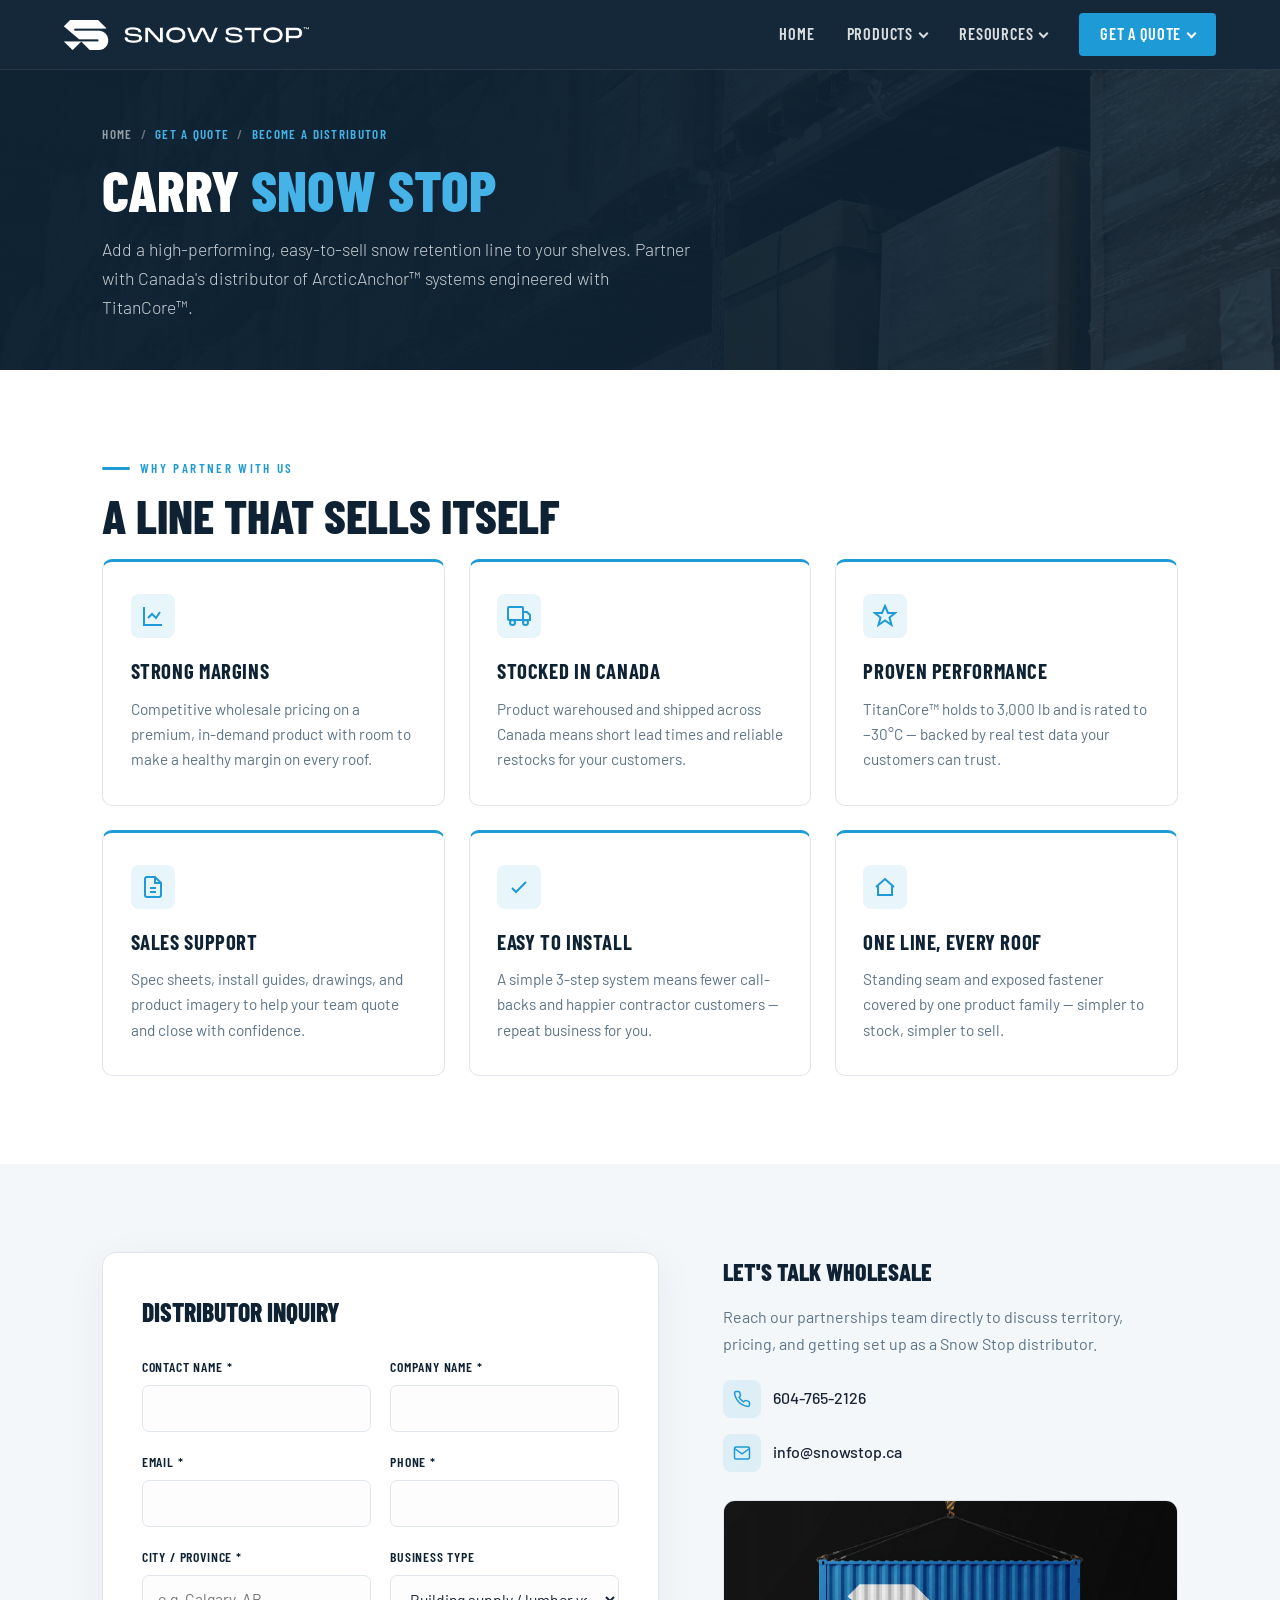
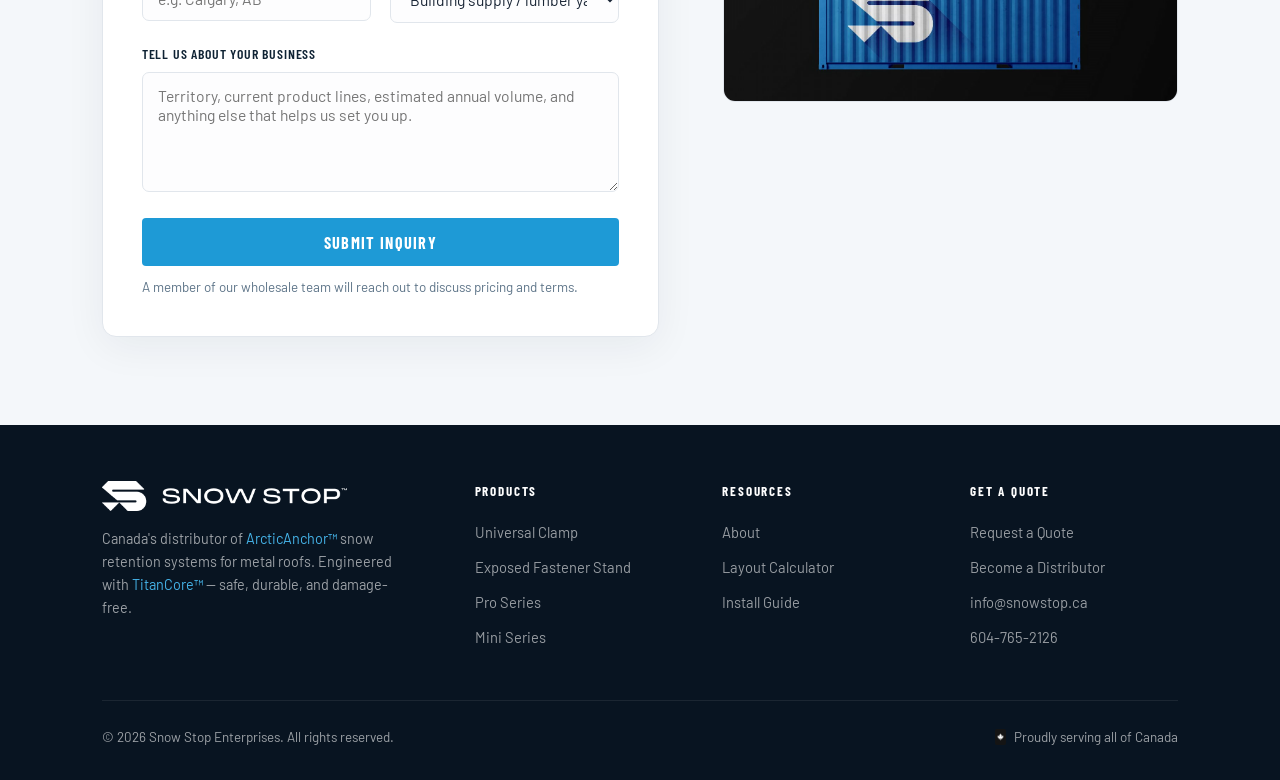
<file: SnowStop Website Redesign (5)/snowstop-site/become-a-distributor.html>
<!DOCTYPE html>
<html lang="en-CA">
<head>
<meta charset="UTF-8" />
<meta name="viewport" content="width=device-width, initial-scale=1.0" />
<link rel="icon" type="image/png" href="uploads/SnowStop_Favicon.png" />
<title>Become a Distributor — Snow Stop Snow Retention | Canada</title>
<meta name="description" content="Carry Snow Stop snow retention systems. Partner with Canada's distributor of ArcticAnchor™ products engineered with TitanCore™. Competitive wholesale pricing, marketing support, and stock across Canada." />
<link rel="canonical" href="https://www.snowstop.ca/become-a-distributor.html" />
<!-- seo:injected -->
<meta name="robots" content="index, follow, max-image-preview:large, max-snippet:-1, max-video-preview:-1" />
<meta name="author" content="Snow Stop Enterprises" />
<meta name="publisher" content="Snow Stop Enterprises" />
<meta name="theme-color" content="#1e9ad6" />
<meta name="geo.region" content="CA" />
<meta name="geo.placename" content="Canada" />
<meta property="og:site_name" content="Snow Stop" />
<meta property="og:locale" content="en_CA" />
<meta property="og:type" content="website" />
<meta property="og:title" content="Become a Distributor — Snow Stop Snow Retention | Canada" />
<meta property="og:description" content="Carry Snow Stop snow retention systems. Partner with Canada's distributor of ArcticAnchor™ products engineered with TitanCore™. Competitive wholesale pricing, marketing support, and stock across Canada." />
<meta property="og:url" content="https://www.snowstop.ca/become-a-distributor.html" />
<meta property="og:image" content="https://www.snowstop.ca/uploads/Warehouse.jpg" />
<meta property="og:image:alt" content="Become a Distributor — Snow Stop Snow Retention | Canada" />
<meta name="twitter:card" content="summary_large_image" />
<meta name="twitter:title" content="Become a Distributor — Snow Stop Snow Retention | Canada" />
<meta name="twitter:description" content="Carry Snow Stop snow retention systems. Partner with Canada's distributor of ArcticAnchor™ products engineered with TitanCore™. Competitive wholesale pricing, marketing support, and stock across Canada." />
<meta name="twitter:image" content="https://www.snowstop.ca/uploads/Warehouse.jpg" />
<link rel="preconnect" href="https://fonts.googleapis.com" />
<link rel="preconnect" href="https://fonts.gstatic.com" crossorigin />
<link href="https://fonts.googleapis.com/css2?family=Barlow+Condensed:wght@500;600;700;800&family=Barlow:wght@300;400;500;600&display=swap" rel="stylesheet" />
<link rel="stylesheet" href="site.css" />
<script type="application/ld+json">
{
  "@context": "https://schema.org",
  "@graph": [
    {
      "@type": "WebSite",
      "@id": "https://www.snowstop.ca/#website",
      "url": "https://www.snowstop.ca/",
      "name": "Snow Stop",
      "publisher": {
        "@id": "https://www.snowstop.ca/#organization"
      }
    },
    {
      "@type": "WebPage",
      "@id": "https://www.snowstop.ca/become-a-distributor.html#webpage",
      "url": "https://www.snowstop.ca/become-a-distributor.html",
      "name": "Become a Distributor — Snow Stop Snow Retention | Canada",
      "description": "Carry Snow Stop snow retention systems. Partner with Canada's distributor of ArcticAnchor™ products engineered with TitanCore™. Competitive wholesale pricing, marketing support, and stock across Canada.",
      "isPartOf": {
        "@id": "https://www.snowstop.ca/#website"
      },
      "inLanguage": "en-CA",
      "publisher": {
        "@id": "https://www.snowstop.ca/#organization"
      }
    },
    {
      "@type": "BreadcrumbList",
      "itemListElement": [
        {
          "@type": "ListItem",
          "position": 1,
          "name": "Home",
          "item": "https://www.snowstop.ca/"
        },
        {
          "@type": "ListItem",
          "position": 2,
          "name": "Get a Quote",
          "item": "https://www.snowstop.ca/request-a-quote.html"
        },
        {
          "@type": "ListItem",
          "position": 3,
          "name": "Become a Distributor",
          "item": "https://www.snowstop.ca/become-a-distributor.html"
        }
      ]
    },
    {
      "@type": "Organization",
      "@id": "https://www.snowstop.ca/#organization",
      "name": "Snow Stop Enterprises",
      "alternateName": "Snow Stop",
      "url": "https://www.snowstop.ca/",
      "logo": {
        "@type": "ImageObject",
        "url": "https://www.snowstop.ca/uploads/SnowStop_Favicon.png"
      },
      "image": "https://www.snowstop.ca/uploads/SnowStop_Favicon.png",
      "description": "Canada's exclusive distributor of ArcticAnchor™ snow retention systems for metal roofs, engineered with TitanCore™.",
      "email": "info@snowstop.ca",
      "telephone": "+1-604-765-2126",
      "areaServed": {
        "@type": "Country",
        "name": "Canada"
      },
      "contactPoint": {
        "@type": "ContactPoint",
        "telephone": "+1-604-765-2126",
        "email": "info@snowstop.ca",
        "contactType": "sales",
        "areaServed": "CA",
        "availableLanguage": [
          "English",
          "French"
        ]
      }
    }
  ]
}
</script>
</head>
<body>

<!-- NAV -->
<nav>
  <a class="nav-logo" href="index.html"><img src="uploads/SnowStop-HorizontalLogo-RGB-White.png" alt="Snow Stop" /></a>
  <ul class="nav-links" id="navLinks">
    <li><a href="index.html">Home</a></li>
    <li class="has-sub">
      <a href="products.html">Products <span class="caret"></span></a>
      <ul class="submenu">
        <li><a href="universal-clamp.html">Universal Clamp</a></li>
        <li><a href="exposed-fastener-stand.html">Exposed Fastener Stand</a></li>
        <li><a href="pro-series.html">Pro Series</a></li>
        <li><a href="mini-series.html">Mini Series</a></li>
      </ul>
    </li>
    <li class="has-sub">
      <a href="about.html">Resources <span class="caret"></span></a>
      <ul class="submenu">
        <li><a href="about.html">About</a></li>
        <li><a href="layout-calculator.html">Layout Calculator</a></li>
        <li><a href="install-guide.html">Install Guide</a></li>
      </ul>
    </li>
    <li class="has-sub quote-li">
      <a href="request-a-quote.html" class="nav-cta active">Get a Quote <span class="caret"></span></a>
      <ul class="submenu">
        <li><a href="request-a-quote.html">Request a Quote</a></li>
        <li><a href="become-a-distributor.html">Become a Distributor</a></li>
      </ul>
    </li>
  </ul>
  <button class="hamburger" id="hamburger" aria-label="Toggle menu" aria-expanded="false"><span></span><span></span><span></span></button>
</nav>

<!-- PAGE HERO -->
<section class="page-hero">
  <div class="page-hero-bg" style="background-image:url('uploads/Warehouse.jpg');"></div>
  <div class="page-hero-overlay"></div>
  <div class="page-hero-inner">
    <div class="breadcrumb"><a href="index.html">Home</a><span>/</span>Get a Quote<span>/</span>Become a Distributor</div>
    <h1>Carry <span>Snow Stop</span></h1>
    <p>Add a high-performing, easy-to-sell snow retention line to your shelves. Partner with Canada's distributor of ArcticAnchor™ systems engineered with TitanCore™.</p>
  </div>
</section>

<!-- WHY PARTNER -->
<section>
  <p class="section-label">Why partner with us</p>
  <h2 class="section-title">A line that sells itself</h2>
  <div class="feat-grid">
    <div class="feat-card">
      <div class="feat-ico"><svg viewBox="0 0 24 24"><path d="M3 3v18h18"/><path d="M7 14l4-4 4 4 4-6"/></svg></div>
      <h3>Strong Margins</h3>
      <p>Competitive wholesale pricing on a premium, in-demand product with room to make a healthy margin on every roof.</p>
    </div>
    <div class="feat-card">
      <div class="feat-ico"><svg viewBox="0 0 24 24"><rect x="1" y="3" width="15" height="13" rx="1"/><path d="M16 8h4l3 3v5h-7z"/><circle cx="5.5" cy="18.5" r="2.5"/><circle cx="18.5" cy="18.5" r="2.5"/></svg></div>
      <h3>Stocked in Canada</h3>
      <p>Product warehoused and shipped across Canada means short lead times and reliable restocks for your customers.</p>
    </div>
    <div class="feat-card">
      <div class="feat-ico"><svg viewBox="0 0 24 24"><path d="M12 2l3 7h7l-5.5 4.5L18.5 21 12 16.5 5.5 21l2-7.5L2 9h7z"/></svg></div>
      <h3>Proven Performance</h3>
      <p>TitanCore™ holds to 3,000 lb and is rated to −30°C — backed by real test data your customers can trust.</p>
    </div>
    <div class="feat-card">
      <div class="feat-ico"><svg viewBox="0 0 24 24"><path d="M14 2H6a2 2 0 0 0-2 2v16a2 2 0 0 0 2 2h12a2 2 0 0 0 2-2V8z"/><path d="M14 2v6h6"/><path d="M9 13h6"/><path d="M9 17h6"/></svg></div>
      <h3>Sales Support</h3>
      <p>Spec sheets, install guides, drawings, and product imagery to help your team quote and close with confidence.</p>
    </div>
    <div class="feat-card">
      <div class="feat-ico"><svg viewBox="0 0 24 24"><path d="M5 13l4 4L19 7"/></svg></div>
      <h3>Easy to Install</h3>
      <p>A simple 3-step system means fewer call-backs and happier contractor customers — repeat business for you.</p>
    </div>
    <div class="feat-card">
      <div class="feat-ico"><svg viewBox="0 0 24 24"><path d="M3 12l9-8 9 8"/><path d="M5 10v10h14V10"/></svg></div>
      <h3>One Line, Every Roof</h3>
      <p>Standing seam and exposed fastener covered by one product family — simpler to stock, simpler to sell.</p>
    </div>
  </div>
</section>

<!-- FORM -->
<section class="specs">
  <div class="form-wrap">
    <div class="form-card">
      <h3 style="font-family:'Barlow Condensed',sans-serif;font-weight:800;font-size:1.6rem;text-transform:uppercase;color:var(--navy);margin-bottom:1.4rem;">Distributor inquiry</h3>
      <form id="distForm" novalidate>
        <div class="field-row">
          <div class="field"><label for="name">Contact name *</label><input type="text" id="name" required /></div>
          <div class="field"><label for="company">Company name *</label><input type="text" id="company" required /></div>
        </div>
        <div class="field-row">
          <div class="field"><label for="email">Email *</label><input type="email" id="email" required /></div>
          <div class="field"><label for="phone">Phone *</label><input type="tel" id="phone" required /></div>
        </div>
        <div class="field-row">
          <div class="field"><label for="city">City / Province *</label><input type="text" id="city" placeholder="e.g. Calgary, AB" required /></div>
          <div class="field">
            <label for="type">Business type</label>
            <select id="type">
              <option>Building supply / lumber yard</option>
              <option>Roofing distributor</option>
              <option>Metal roofing manufacturer</option>
              <option>Contractor / installer</option>
              <option>Other</option>
            </select>
          </div>
        </div>
        <div class="field">
          <label for="message">Tell us about your business</label>
          <textarea id="message" placeholder="Territory, current product lines, estimated annual volume, and anything else that helps us set you up."></textarea>
        </div>
        <button type="submit" class="btn-primary" style="width:100%;text-align:center;">Submit Inquiry</button>
        <p class="form-note">A member of our wholesale team will reach out to discuss pricing and terms.</p>
        <div class="form-success" id="formSuccess">Thanks for your interest in carrying Snow Stop! Our wholesale team will be in touch shortly. Questions now? Email <a href="mailto:info@snowstop.ca" style="color:var(--blue);font-weight:600;">info@snowstop.ca</a>.</div>
      </form>
    </div>

    <div class="form-aside">
      <h3>Let's talk wholesale</h3>
      <p>Reach our partnerships team directly to discuss territory, pricing, and getting set up as a Snow Stop distributor.</p>
      <div class="contact-line">
        <span class="ci"><svg viewBox="0 0 24 24"><path d="M22 16.92v3a2 2 0 0 1-2.18 2 19.79 19.79 0 0 1-8.63-3.07 19.5 19.5 0 0 1-6-6 19.79 19.79 0 0 1-3.07-8.67A2 2 0 0 1 4.11 2h3a2 2 0 0 1 2 1.72c.13.96.36 1.9.7 2.81a2 2 0 0 1-.45 2.11L8.09 9.91a16 16 0 0 0 6 6l1.27-1.27a2 2 0 0 1 2.11-.45c.91.34 1.85.57 2.81.7A2 2 0 0 1 22 16.92z"/></svg></span>
        <a href="tel:6047652126" style="text-decoration:none;">604-765-2126</a>
      </div>
      <div class="contact-line">
        <span class="ci"><svg viewBox="0 0 24 24"><rect x="2" y="4" width="20" height="16" rx="2"/><path d="M22 6l-10 7L2 6"/></svg></span>
        <a href="mailto:info@snowstop.ca" style="text-decoration:none;">info@snowstop.ca</a>
      </div>
      <div style="margin-top:1.8rem;border-radius:12px;overflow:hidden;border:1px solid var(--line);">
        <img src="uploads/SS container.jpg" alt="Snow Stop shipping" style="width:100%;height:200px;object-fit:cover;" />
      </div>
    </div>
  </div>
</section>

<!-- FOOTER -->
<footer>
  <div class="footer-inner">
    <div class="footer-brand">
      <img src="uploads/SnowStop-HorizontalLogo-RGB-White.png" alt="Snow Stop" />
      <p>Canada's distributor of <a href="https://www.arcticanchors.com/" target="_blank" rel="noopener" style="color:var(--blue-bright);text-decoration:none;">ArcticAnchor™</a> snow retention systems for metal roofs. Engineered with <a href="https://www.titancore.ca/" target="_blank" rel="noopener" style="color:var(--blue-bright);text-decoration:none;">TitanCore™</a> — safe, durable, and damage-free.</p>
    </div>
    <div class="footer-col"><h4>Products</h4><ul>
      <li><a href="universal-clamp.html">Universal Clamp</a></li>
      <li><a href="exposed-fastener-stand.html">Exposed Fastener Stand</a></li>
      <li><a href="pro-series.html">Pro Series</a></li>
      <li><a href="mini-series.html">Mini Series</a></li>
    </ul></div>
    <div class="footer-col"><h4>Resources</h4><ul>
      <li><a href="about.html">About</a></li>
      <li><a href="layout-calculator.html">Layout Calculator</a></li>
      <li><a href="install-guide.html">Install Guide</a></li>
    </ul></div>
    <div class="footer-col"><h4>Get a Quote</h4><ul>
      <li><a href="request-a-quote.html">Request a Quote</a></li>
      <li><a href="become-a-distributor.html">Become a Distributor</a></li>
      <li><a href="mailto:info@snowstop.ca">info@snowstop.ca</a></li>
      <li><a href="tel:6047652126">604-765-2126</a></li>
    </ul></div>
  </div>
  <div class="footer-bottom">
    <span>© 2026 Snow Stop Enterprises. All rights reserved.</span>
    <span class="flag"><img src="uploads/Canadian Flag.jpg" alt="Canada" /> Proudly serving all of Canada</span>
  </div>
</footer>

<script>
  const hb=document.getElementById('hamburger'),nl=document.getElementById('navLinks');
  hb.addEventListener('click',()=>{const o=nl.classList.toggle('open');hb.setAttribute('aria-expanded',o);});
  document.querySelectorAll('.nav-links>li.has-sub>a').forEach(a=>{
    a.addEventListener('click',e=>{if(window.innerWidth<=960){e.preventDefault();a.parentElement.classList.toggle('open');}});
  });
  document.getElementById('distForm').addEventListener('submit',function(e){
    e.preventDefault();
    if(!this.checkValidity()){this.reportValidity();return;}
    document.getElementById('formSuccess').classList.add('show');
    this.querySelector('button[type=submit]').textContent='Inquiry Sent ✓';
    this.querySelector('button[type=submit]').disabled=true;
  });
</script>
</body>
</html>
</file>
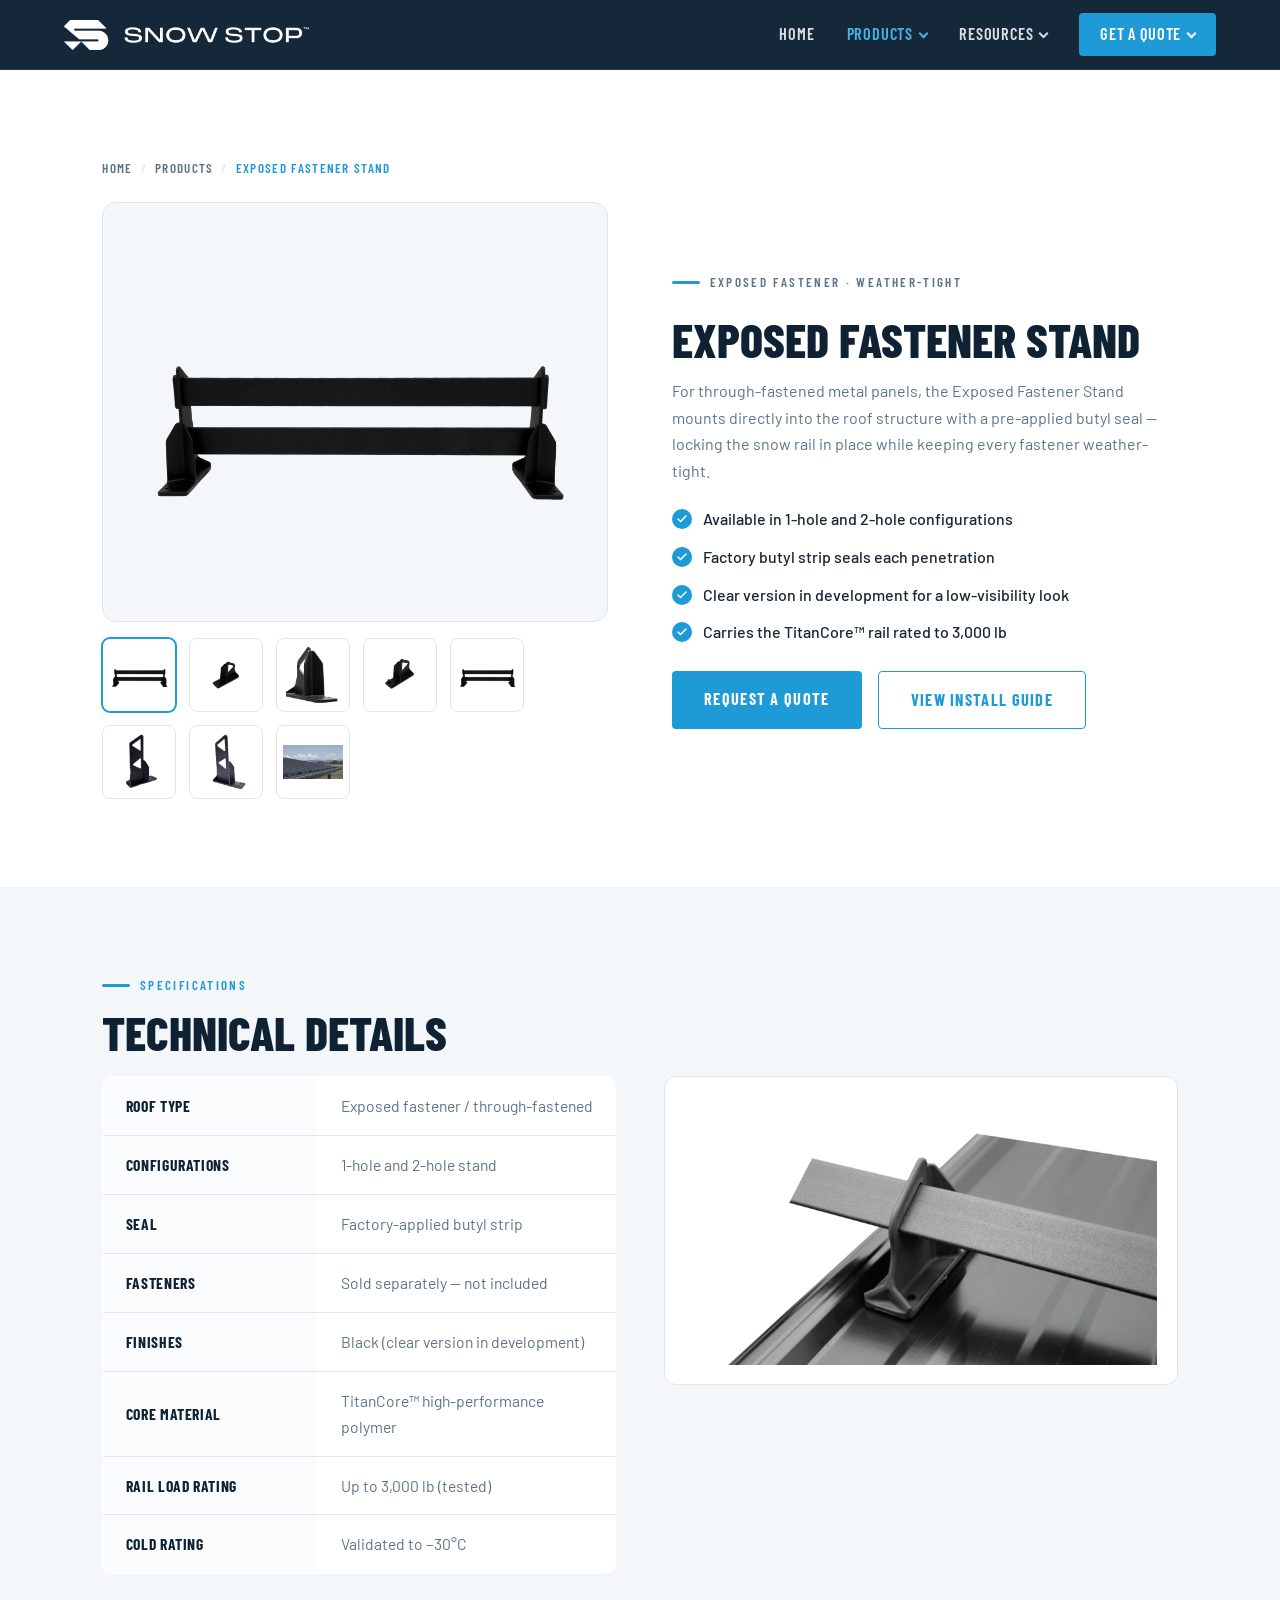
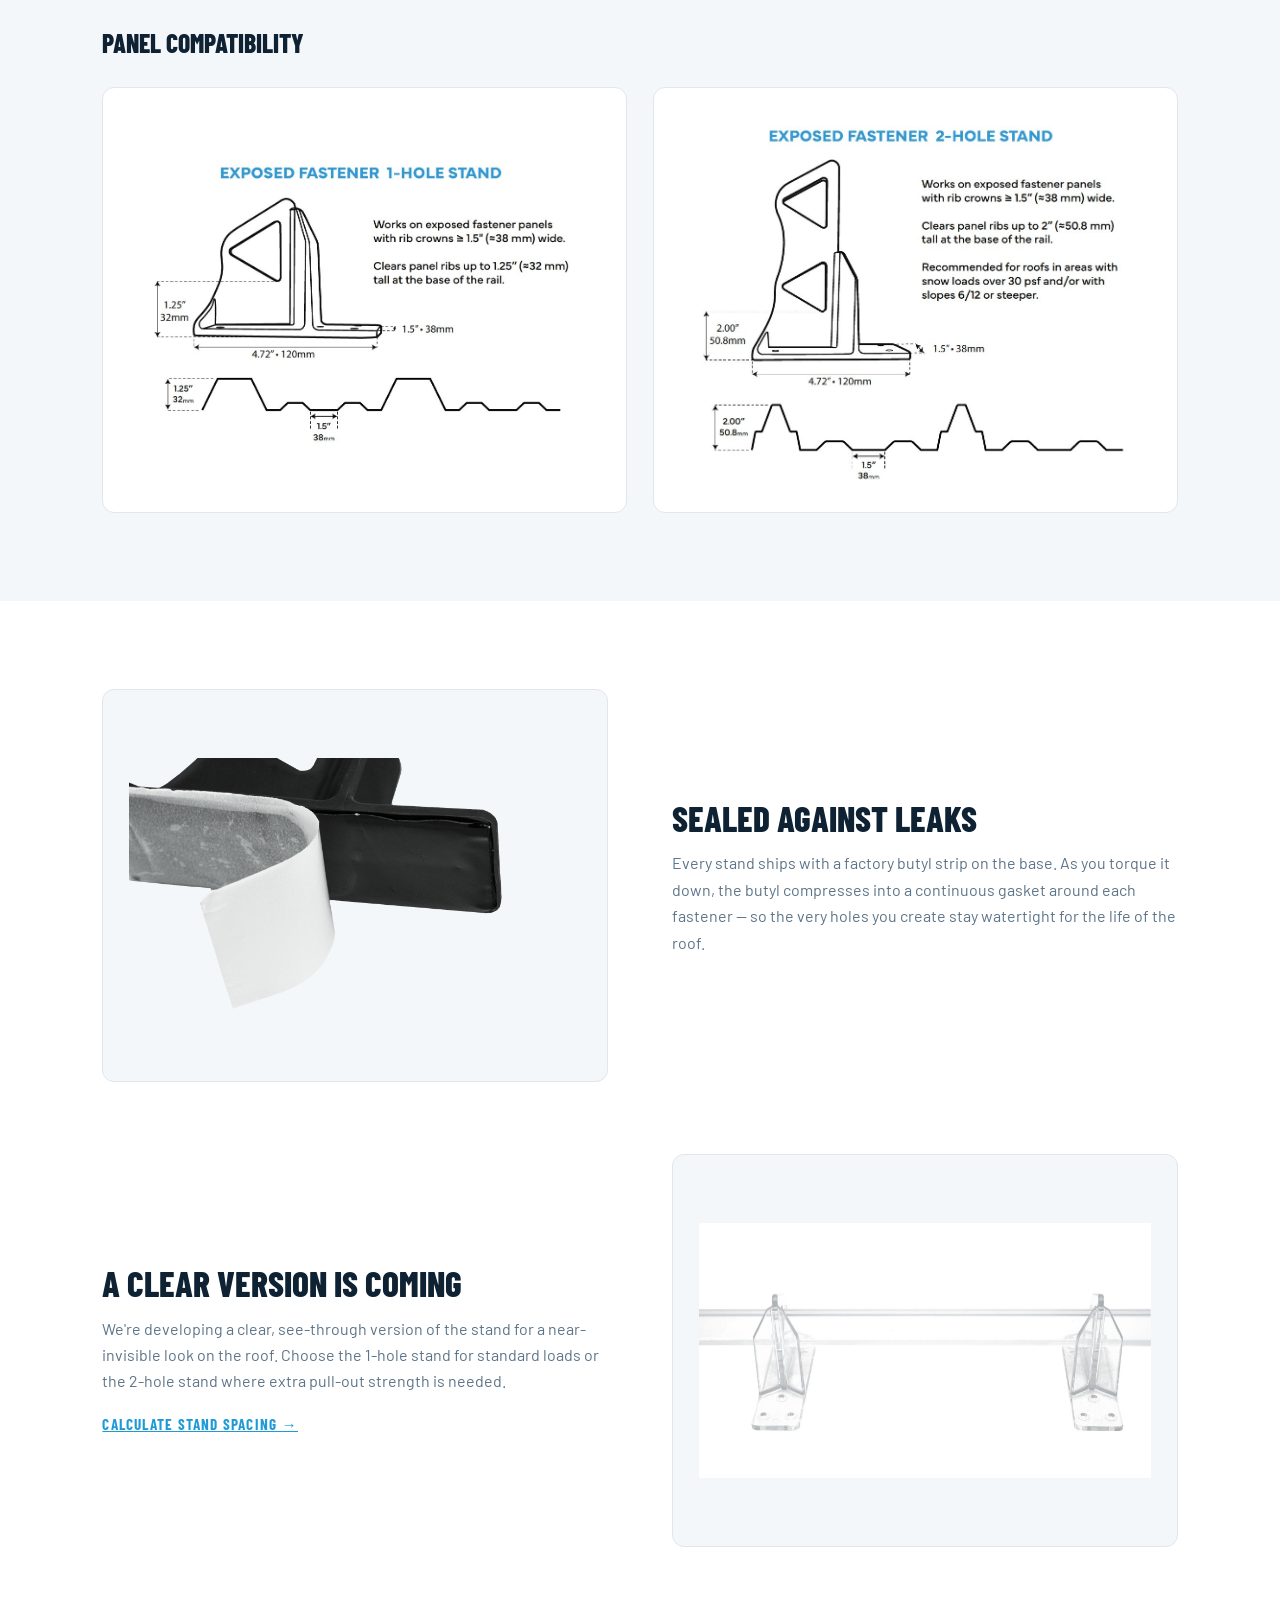
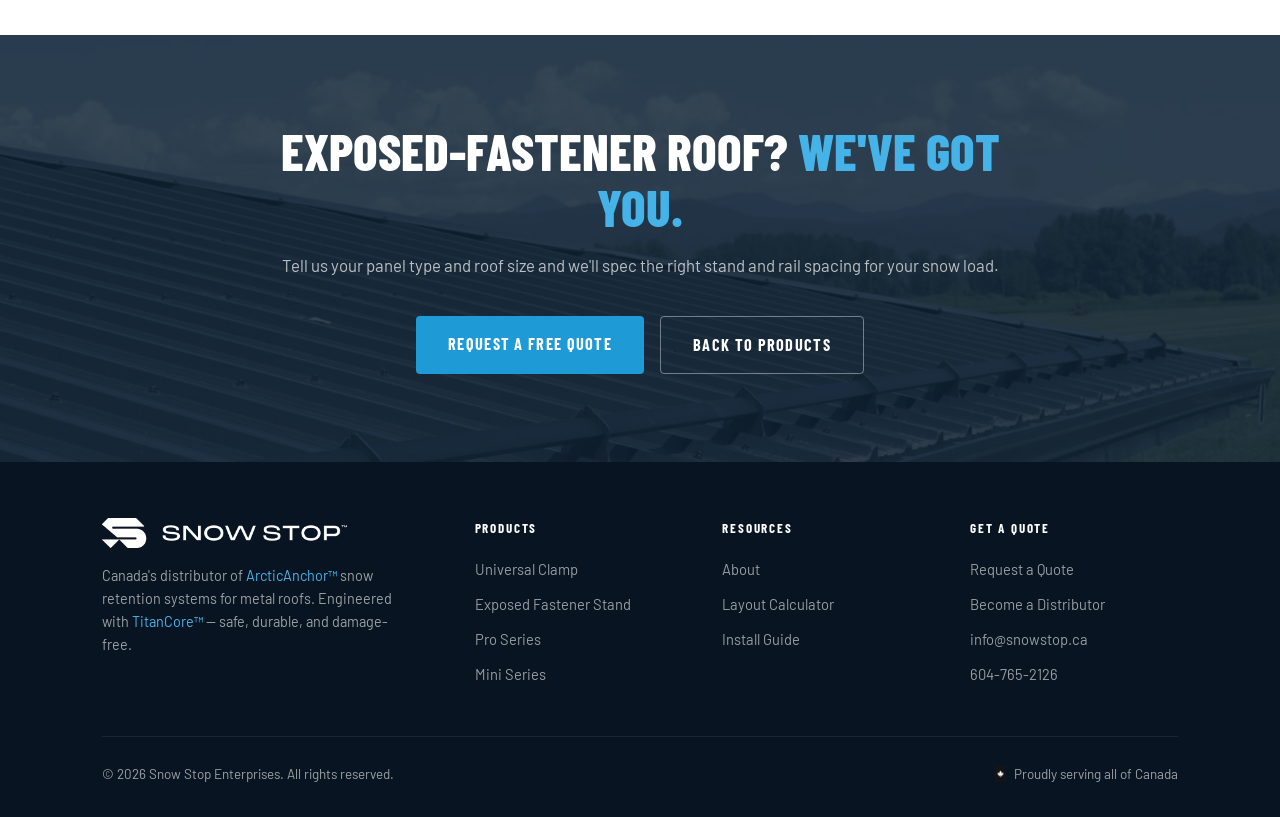
<file: SnowStop Website Redesign (5)/snowstop-site/exposed-fastener-stand.html>
<!DOCTYPE html>
<html lang="en-CA">
<head>
<meta charset="UTF-8" />
<meta name="viewport" content="width=device-width, initial-scale=1.0" />
<link rel="icon" type="image/png" href="uploads/SnowStop_Favicon.png" />
<title>Exposed Fastener Snow Guard Stand | Snow Stop Canada</title>
<meta name="description" content="The Snow Stop Exposed Fastener Stand mounts to through-fastened metal panels with butyl-sealed, weather-tight hardware. Available in 1-hole and 2-hole versions. Engineered with TitanCore™. Shipped across Canada." />
<link rel="canonical" href="https://www.snowstop.ca/exposed-fastener-stand.html" />
<!-- seo:injected -->
<meta name="robots" content="index, follow, max-image-preview:large, max-snippet:-1, max-video-preview:-1" />
<meta name="author" content="Snow Stop Enterprises" />
<meta name="publisher" content="Snow Stop Enterprises" />
<meta name="theme-color" content="#1e9ad6" />
<meta name="geo.region" content="CA" />
<meta name="geo.placename" content="Canada" />
<meta property="og:site_name" content="Snow Stop" />
<meta property="og:locale" content="en_CA" />
<meta property="og:type" content="website" />
<meta property="og:title" content="Exposed Fastener Snow Guard Stand | Snow Stop Canada" />
<meta property="og:description" content="The Snow Stop Exposed Fastener Stand mounts to through-fastened metal panels with butyl-sealed, weather-tight hardware. Available in 1-hole and 2-hole versions. Engineered with TitanCore™. Shipped across Canada." />
<meta property="og:url" content="https://www.snowstop.ca/exposed-fastener-stand.html" />
<meta property="og:image" content="https://www.snowstop.ca/uploads/AA%20Expoed%20Fastener%20Rail%20and%20Stands%20Hero%20Image-12b49cdb.png" />
<meta property="og:image:alt" content="Exposed Fastener Snow Guard Stand | Snow Stop Canada" />
<meta name="twitter:card" content="summary_large_image" />
<meta name="twitter:title" content="Exposed Fastener Snow Guard Stand | Snow Stop Canada" />
<meta name="twitter:description" content="The Snow Stop Exposed Fastener Stand mounts to through-fastened metal panels with butyl-sealed, weather-tight hardware. Available in 1-hole and 2-hole versions. Engineered with TitanCore™. Shipped across Canada." />
<meta name="twitter:image" content="https://www.snowstop.ca/uploads/AA%20Expoed%20Fastener%20Rail%20and%20Stands%20Hero%20Image-12b49cdb.png" />
<link rel="preconnect" href="https://fonts.googleapis.com" />
<link rel="preconnect" href="https://fonts.gstatic.com" crossorigin />
<link href="https://fonts.googleapis.com/css2?family=Barlow+Condensed:wght@500;600;700;800&family=Barlow:wght@300;400;500;600&display=swap" rel="stylesheet" />
<link rel="stylesheet" href="site.css" />
<script type="application/ld+json">
{
  "@context": "https://schema.org",
  "@graph": [
    {
      "@type": "WebSite",
      "@id": "https://www.snowstop.ca/#website",
      "url": "https://www.snowstop.ca/",
      "name": "Snow Stop",
      "publisher": {
        "@id": "https://www.snowstop.ca/#organization"
      }
    },
    {
      "@type": "WebPage",
      "@id": "https://www.snowstop.ca/exposed-fastener-stand.html#webpage",
      "url": "https://www.snowstop.ca/exposed-fastener-stand.html",
      "name": "Exposed Fastener Snow Guard Stand | Snow Stop Canada",
      "description": "The Snow Stop Exposed Fastener Stand mounts to through-fastened metal panels with butyl-sealed, weather-tight hardware. Available in 1-hole and 2-hole versions. Engineered with TitanCore™. Shipped across Canada.",
      "isPartOf": {
        "@id": "https://www.snowstop.ca/#website"
      },
      "inLanguage": "en-CA",
      "publisher": {
        "@id": "https://www.snowstop.ca/#organization"
      }
    },
    {
      "@type": "BreadcrumbList",
      "itemListElement": [
        {
          "@type": "ListItem",
          "position": 1,
          "name": "Home",
          "item": "https://www.snowstop.ca/"
        },
        {
          "@type": "ListItem",
          "position": 2,
          "name": "Products",
          "item": "https://www.snowstop.ca/products.html"
        },
        {
          "@type": "ListItem",
          "position": 3,
          "name": "Exposed Fastener Stand",
          "item": "https://www.snowstop.ca/exposed-fastener-stand.html"
        }
      ]
    },
    {
      "@type": "Product",
      "name": "ArcticAnchor™ Exposed Fastener Stand",
      "description": "Butyl-sealed snow retention stand for through-fastened (exposed-fastener) metal roofs. Mounts through the panel and carries a continuous TitanCore™ rail. Available in 1-hole and 2-hole versions.",
      "image": "https://www.snowstop.ca/uploads/AA%20Expoed%20Fastener%20Rail%20and%20Stands%20Hero%20Image-12b49cdb.png",
      "url": "https://www.snowstop.ca/exposed-fastener-stand.html",
      "category": "Snow Guard / Snow Retention Stand",
      "material": "TitanCore™ high-performance polymer",
      "brand": {
        "@type": "Brand",
        "name": "ArcticAnchor"
      },
      "manufacturer": {
        "@type": "Organization",
        "name": "ArcticAnchor"
      },
      "offers": {
        "@type": "Offer",
        "availability": "https://schema.org/InStock",
        "priceCurrency": "CAD",
        "url": "https://www.snowstop.ca/exposed-fastener-stand.html",
        "areaServed": {
          "@type": "Country",
          "name": "Canada"
        },
        "seller": {
          "@id": "https://www.snowstop.ca/#organization"
        }
      }
    },
    {
      "@type": "Organization",
      "@id": "https://www.snowstop.ca/#organization",
      "name": "Snow Stop Enterprises",
      "alternateName": "Snow Stop",
      "url": "https://www.snowstop.ca/",
      "logo": {
        "@type": "ImageObject",
        "url": "https://www.snowstop.ca/uploads/SnowStop_Favicon.png"
      },
      "image": "https://www.snowstop.ca/uploads/SnowStop_Favicon.png",
      "description": "Canada's exclusive distributor of ArcticAnchor™ snow retention systems for metal roofs, engineered with TitanCore™.",
      "email": "info@snowstop.ca",
      "telephone": "+1-604-765-2126",
      "areaServed": {
        "@type": "Country",
        "name": "Canada"
      },
      "contactPoint": {
        "@type": "ContactPoint",
        "telephone": "+1-604-765-2126",
        "email": "info@snowstop.ca",
        "contactType": "sales",
        "areaServed": "CA",
        "availableLanguage": [
          "English",
          "French"
        ]
      }
    }
  ]
}
</script>
</head>
<body>

<!-- NAV -->
<nav>
  <a class="nav-logo" href="index.html"><img src="uploads/SnowStop-HorizontalLogo-RGB-White.png" alt="Snow Stop" /></a>
  <ul class="nav-links" id="navLinks">
    <li><a href="index.html">Home</a></li>
    <li class="has-sub">
      <a href="products.html" class="active">Products <span class="caret"></span></a>
      <ul class="submenu">
        <li><a href="universal-clamp.html">Universal Clamp</a></li>
        <li><a href="exposed-fastener-stand.html">Exposed Fastener Stand</a></li>
        <li><a href="pro-series.html">Pro Series</a></li>
        <li><a href="mini-series.html">Mini Series</a></li>
      </ul>
    </li>
    <li class="has-sub">
      <a href="about.html">Resources <span class="caret"></span></a>
      <ul class="submenu">
        <li><a href="about.html">About</a></li>
        <li><a href="layout-calculator.html">Layout Calculator</a></li>
        <li><a href="install-guide.html">Install Guide</a></li>
      </ul>
    </li>
    <li class="has-sub quote-li">
      <a href="request-a-quote.html" class="nav-cta">Get a Quote <span class="caret"></span></a>
      <ul class="submenu">
        <li><a href="request-a-quote.html">Request a Quote</a></li>
        <li><a href="become-a-distributor.html">Become a Distributor</a></li>
      </ul>
    </li>
  </ul>
  <button class="hamburger" id="hamburger" aria-label="Toggle menu" aria-expanded="false"><span></span><span></span><span></span></button>
</nav>

<!-- PRODUCT INTRO -->
<section>
  <div class="breadcrumb" style="color:var(--blue);margin-bottom:1.4rem;"><a href="index.html" style="color:var(--muted);">Home</a><span style="color:var(--line);">/</span><a href="products.html" style="color:var(--muted);">Products</a><span style="color:var(--line);">/</span>Exposed Fastener Stand</div>
  <div class="prod-intro">
    <div>
      <div class="prod-gallery"><img id="mainImg" src="uploads/AA Expoed Fastener Rail and Stands Hero Image-12b49cdb.png" alt="Exposed Fastener Stand with two rails, front view" /></div>
        <div class="prod-thumbs" style="justify-content: flex-start; flex-wrap: wrap;">
        <div class="prod-thumb active" data-img="uploads/AA Expoed Fastener Rail and Stands Hero Image-12b49cdb.png"><img src="uploads/AA Expoed Fastener Rail and Stands Hero Image-12b49cdb.png" alt="" /></div>
        <div class="prod-thumb" data-img="uploads/AA Install Guide - Exposed Fastener - Step 1b.png"><img src="uploads/AA Install Guide - Exposed Fastener - Step 1b.png" alt="" /></div>
        <div class="prod-thumb" data-img="uploads/EF Stand Iso-982e411f.png"><img src="uploads/EF Stand Iso-982e411f.png" alt="" /></div>
        <div class="prod-thumb" data-img="uploads/AA Install Guide - Exposed Fastener - Step 2-419b4161.png"><img src="uploads/AA Install Guide - Exposed Fastener - Step 2-419b4161.png" alt="" /></div>
        <div class="prod-thumb" data-img="uploads/AA Expoed Fastener Rail and Stands Hero Image.png"><img src="uploads/AA Expoed Fastener Rail and Stands Hero Image.png" alt="" /></div>
        <div class="prod-thumb" data-img="uploads/Exposed Fastener 2 Hole Blck 1 cut out.png"><img src="uploads/Exposed Fastener 2 Hole Blck 1 cut out.png" alt="" /></div>
        <div class="prod-thumb" data-img="uploads/Exposed Fastener 2 Hole Blck 2 cut out.png"><img src="uploads/Exposed Fastener 2 Hole Blck 2 cut out.png" alt="" /></div>
        <div class="prod-thumb" data-img="uploads/Exposed Fastener Hero 1.JPG"><img src="uploads/Exposed Fastener Hero 1.JPG" alt="" /></div>
      </div>
    </div>
    <div class="prod-copy">
      <p class="section-label">Exposed Fastener · Weather-Tight</p>
      <h1 class="section-title">Exposed Fastener Stand</h1>
      <p>For through-fastened metal panels, the Exposed Fastener Stand mounts directly into the roof structure with a pre-applied butyl seal — locking the snow rail in place while keeping every fastener weather-tight.</p>
      <ul class="checklist">
        <li>Available in 1-hole and 2-hole configurations</li>
        <li>Factory butyl strip seals each penetration</li>
        <li>Clear version in development for a low-visibility look</li>
        <li>Carries the TitanCore™ rail rated to 3,000 lb</li>
      </ul>
      <div class="btn-group" style="margin-top:1.6rem;"><a href="request-a-quote.html" class="btn-primary">Request a Quote</a><a href="install-guide.html" class="btn-blue-outline btn-secondary">View Install Guide</a></div>
    </div>
  </div>
</section>

<!-- SPECS -->
<section class="specs">
  <p class="section-label">Specifications</p>
  <h2 class="section-title">Technical details</h2>
  <div style="display:grid;grid-template-columns:1fr 1fr;gap:3rem;align-items:start;">
    <table class="spec-table">
      <tr><th>Roof type</th><td>Exposed fastener / through-fastened</td></tr>
      <tr><th>Configurations</th><td>1-hole and 2-hole stand</td></tr>
      <tr><th>Seal</th><td>Factory-applied butyl strip</td></tr>
      <tr><th>Fasteners</th><td>Sold separately — not included</td></tr>
      <tr><th>Finishes</th><td>Black (clear version in development)</td></tr>
      <tr><th>Core material</th><td>TitanCore™ high-performance polymer</td></tr>
      <tr><th>Rail load rating</th><td>Up to 3,000 lb (tested)</td></tr>
      <tr><th>Cold rating</th><td>Validated to −30°C</td></tr>
    </table>
    <div style="background:#fff;border:1px solid var(--line);border-radius:12px;padding:1.2rem;display:flex;align-items:center;justify-content:center;">
      <img src="uploads/_dsc2210_720.png" alt="Exposed Fastener Stand mounted on a metal roof panel, holding a rail" style="width:100%;height:auto;object-fit:contain;" />
    </div>
  </div>

  <h3 style="font-family:'Barlow Condensed',sans-serif;font-weight:800;font-size:1.6rem;text-transform:uppercase;color:var(--navy);margin:3rem 0 1.4rem;">Panel compatibility</h3>
  <div style="display:grid;grid-template-columns:1fr 1fr;gap:1.6rem;align-items:stretch;">
    <div style="background:#fff;border:1px solid var(--line);border-radius:12px;padding:1.4rem;display:flex;align-items:center;justify-content:center;">
      <img src="uploads/Exposed Fastener Compatability 1 Hole.jpg" alt="Exposed Fastener 1-Hole Stand — fits rib crowns ≥1.5″, clears ribs up to 1.25″ tall, 4.72″ base" style="width:100%;height:auto;object-fit:contain;" />
    </div>
    <div style="background:#fff;border:1px solid var(--line);border-radius:12px;padding:1.4rem;display:flex;align-items:center;justify-content:center;">
      <img src="uploads/Exposed Fastener Compatability 2 Hole.jpg" alt="Exposed Fastener 2-Hole Stand — fits rib crowns ≥1.5″, clears ribs up to 2″ tall, for high snow loads and steep slopes" style="width:100%;height:auto;object-fit:contain;" />
    </div>
  </div>
</section>

<!-- FEATURES -->
<section>
  <div class="frow">
    <div class="frow-img contain"><img src="uploads/Butyl Strip Stand Iso.png" alt="Butyl-sealed base" /></div>
    <div class="frow-text">
      <h3>Sealed against leaks</h3>
      <p>Every stand ships with a factory butyl strip on the base. As you torque it down, the butyl compresses into a continuous gasket around each fastener — so the very holes you create stay watertight for the life of the roof.</p>
    </div>
  </div>
  <div class="frow rev">
    <div class="frow-img contain"><img src="uploads/Clear Rail Iso 2 Stand.jpg" alt="Clear version of the Exposed Fastener Stand on the rail" /></div>
    <div class="frow-text">
      <h3>A clear version is coming</h3>
      <p>We're developing a clear, see-through version of the stand for a near-invisible look on the roof. Choose the 1-hole stand for standard loads or the 2-hole stand where extra pull-out strength is needed.</p>
      <a href="layout-calculator.html" class="product-link" style="font-size:0.95rem;">Calculate stand spacing →</a>
    </div>
  </div>
</section>

<!-- CTA -->
<section class="cta">
  <div class="cta-bg" style="background-image:url('uploads/Exposed Fastener Hero 1.JPG');"></div>
  <div class="cta-inner">
    <h2>Exposed-fastener roof? <span>We've got you.</span></h2>
    <p>Tell us your panel type and roof size and we'll spec the right stand and rail spacing for your snow load.</p>
    <div class="btn-group"><a href="request-a-quote.html" class="btn-primary">Request a Free Quote</a><a href="products.html" class="btn-secondary">Back to Products</a></div>
  </div>
</section>

<!-- FOOTER -->
<footer>
  <div class="footer-inner">
    <div class="footer-brand">
      <img src="uploads/SnowStop-HorizontalLogo-RGB-White.png" alt="Snow Stop" />
      <p>Canada's distributor of <a href="https://www.arcticanchors.com/" target="_blank" rel="noopener" style="color:var(--blue-bright);text-decoration:none;">ArcticAnchor™</a> snow retention systems for metal roofs. Engineered with <a href="https://www.titancore.ca/" target="_blank" rel="noopener" style="color:var(--blue-bright);text-decoration:none;">TitanCore™</a> — safe, durable, and damage-free.</p>
    </div>
    <div class="footer-col"><h4>Products</h4><ul>
      <li><a href="universal-clamp.html">Universal Clamp</a></li>
      <li><a href="exposed-fastener-stand.html">Exposed Fastener Stand</a></li>
      <li><a href="pro-series.html">Pro Series</a></li>
      <li><a href="mini-series.html">Mini Series</a></li>
    </ul></div>
    <div class="footer-col"><h4>Resources</h4><ul>
      <li><a href="about.html">About</a></li>
      <li><a href="layout-calculator.html">Layout Calculator</a></li>
      <li><a href="install-guide.html">Install Guide</a></li>
    </ul></div>
    <div class="footer-col"><h4>Get a Quote</h4><ul>
      <li><a href="request-a-quote.html">Request a Quote</a></li>
      <li><a href="become-a-distributor.html">Become a Distributor</a></li>
      <li><a href="mailto:info@snowstop.ca">info@snowstop.ca</a></li>
      <li><a href="tel:6047652126">604-765-2126</a></li>
    </ul></div>
  </div>
  <div class="footer-bottom">
    <span>© 2026 Snow Stop Enterprises. All rights reserved.</span>
    <span class="flag"><img src="uploads/Canadian Flag.jpg" alt="Canada" /> Proudly serving all of Canada</span>
  </div>
</footer>

<script>
  const hb=document.getElementById('hamburger'),nl=document.getElementById('navLinks');
  hb.addEventListener('click',()=>{const o=nl.classList.toggle('open');hb.setAttribute('aria-expanded',o);});
  document.querySelectorAll('.nav-links>li.has-sub>a').forEach(a=>{
    a.addEventListener('click',e=>{if(window.innerWidth<=960){e.preventDefault();a.parentElement.classList.toggle('open');}});
  });
  const main=document.getElementById('mainImg');
  document.querySelectorAll('.prod-thumb').forEach(t=>{
    t.addEventListener('click',()=>{
      document.querySelectorAll('.prod-thumb').forEach(x=>x.classList.remove('active'));
      t.classList.add('active');main.src=t.dataset.img;
    });
  });
</script>
</body>
</html>
</file>
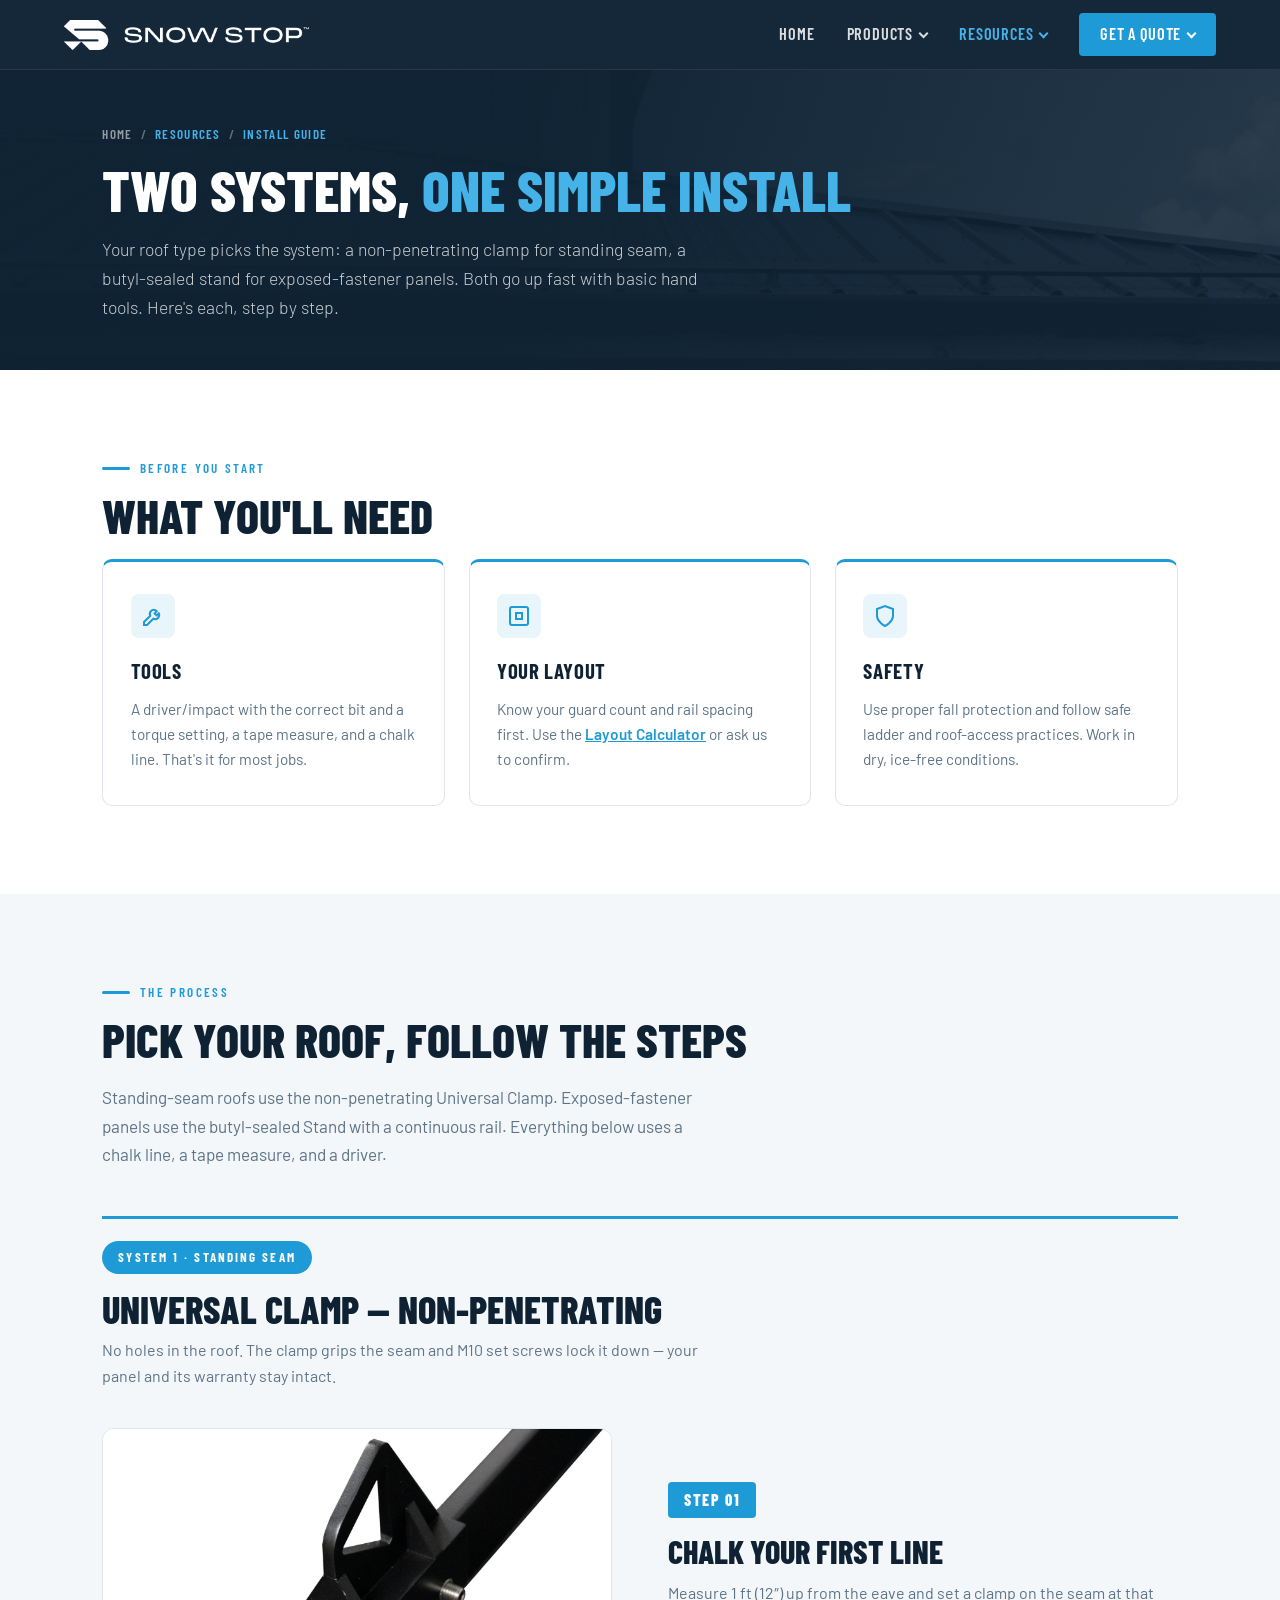
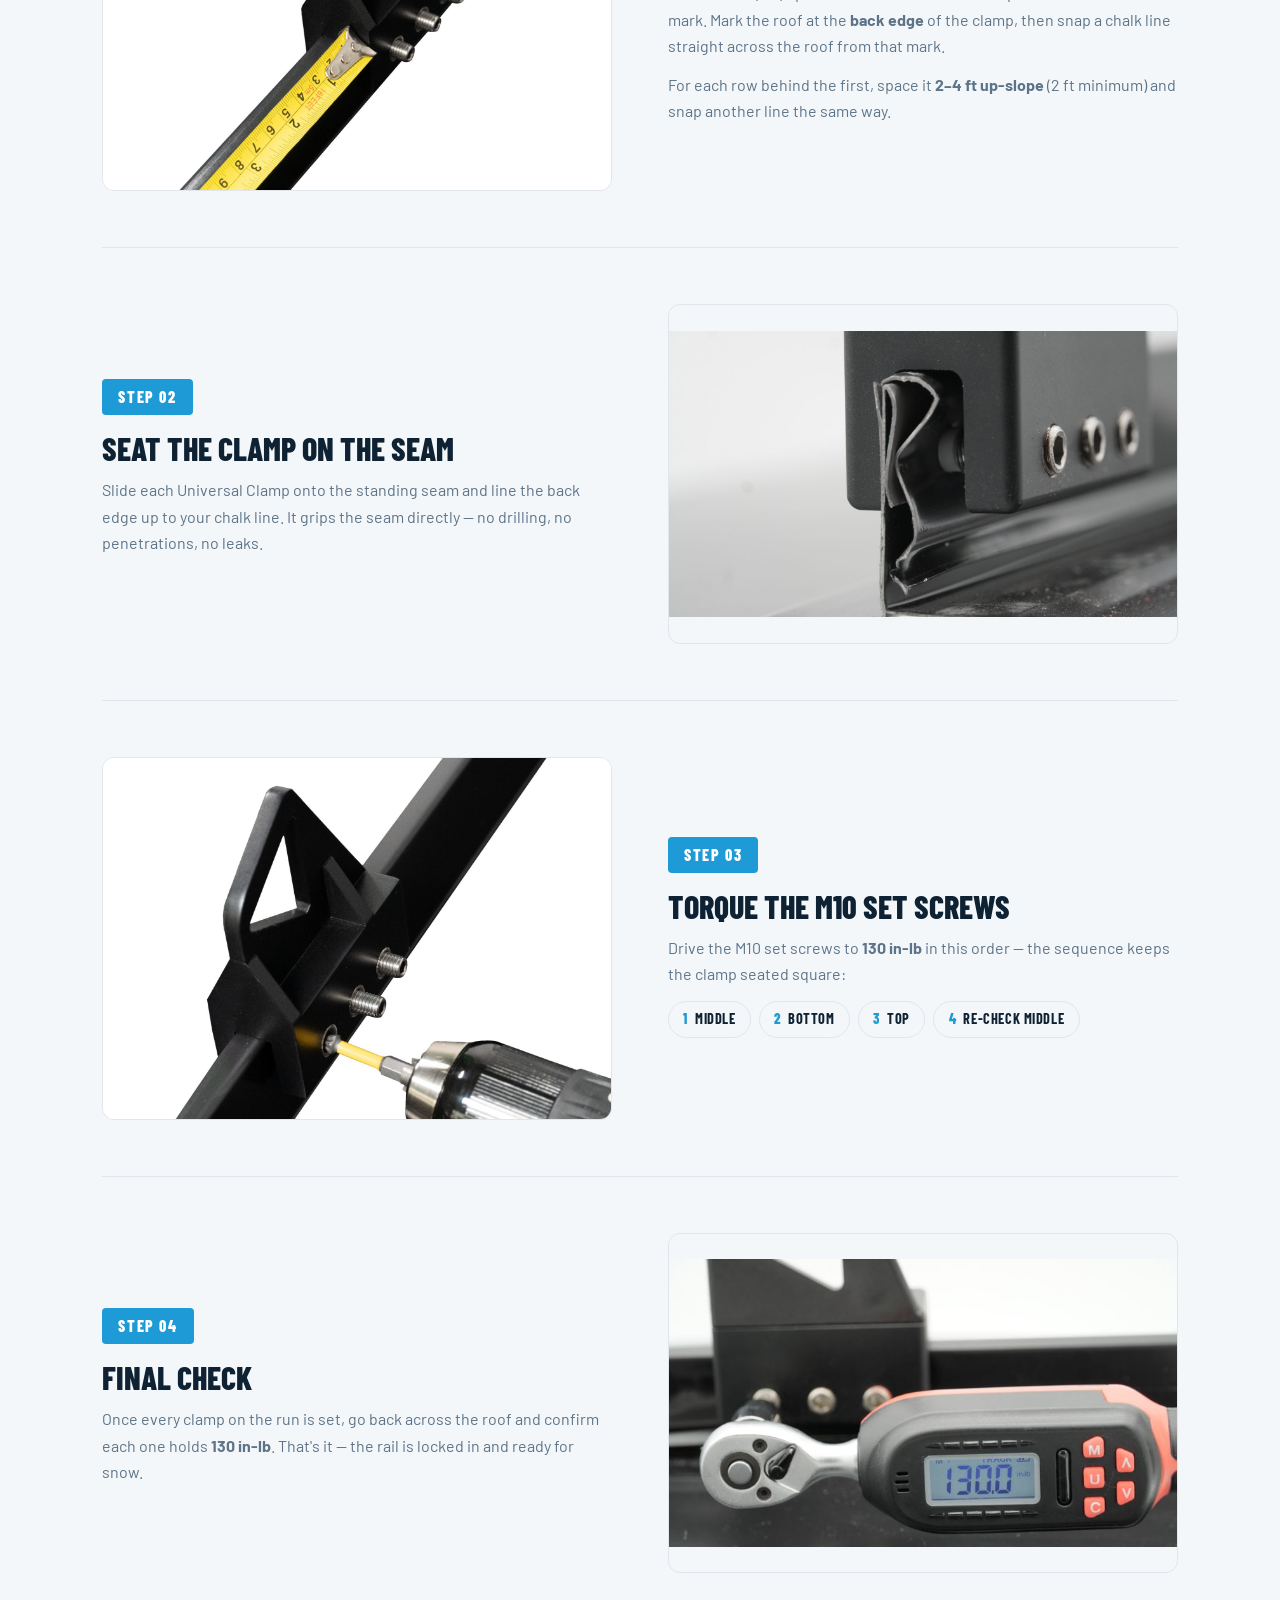
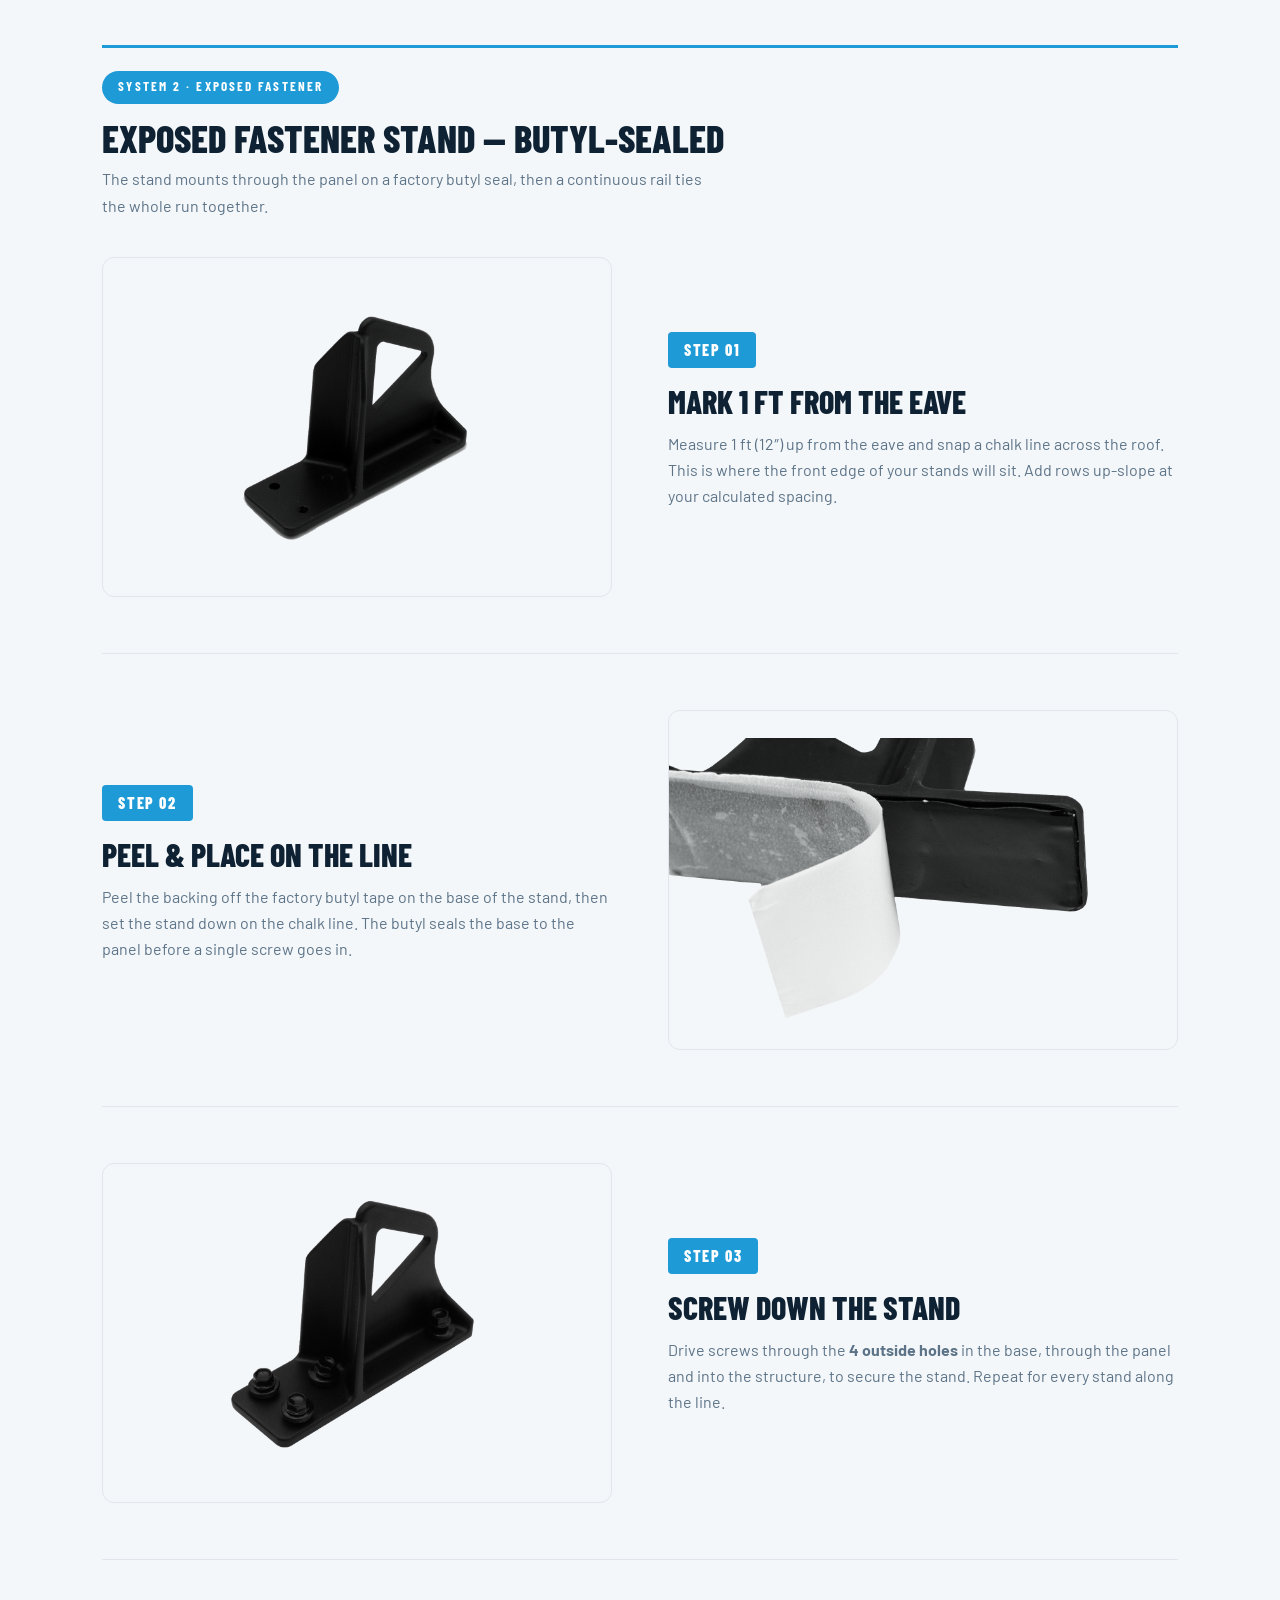
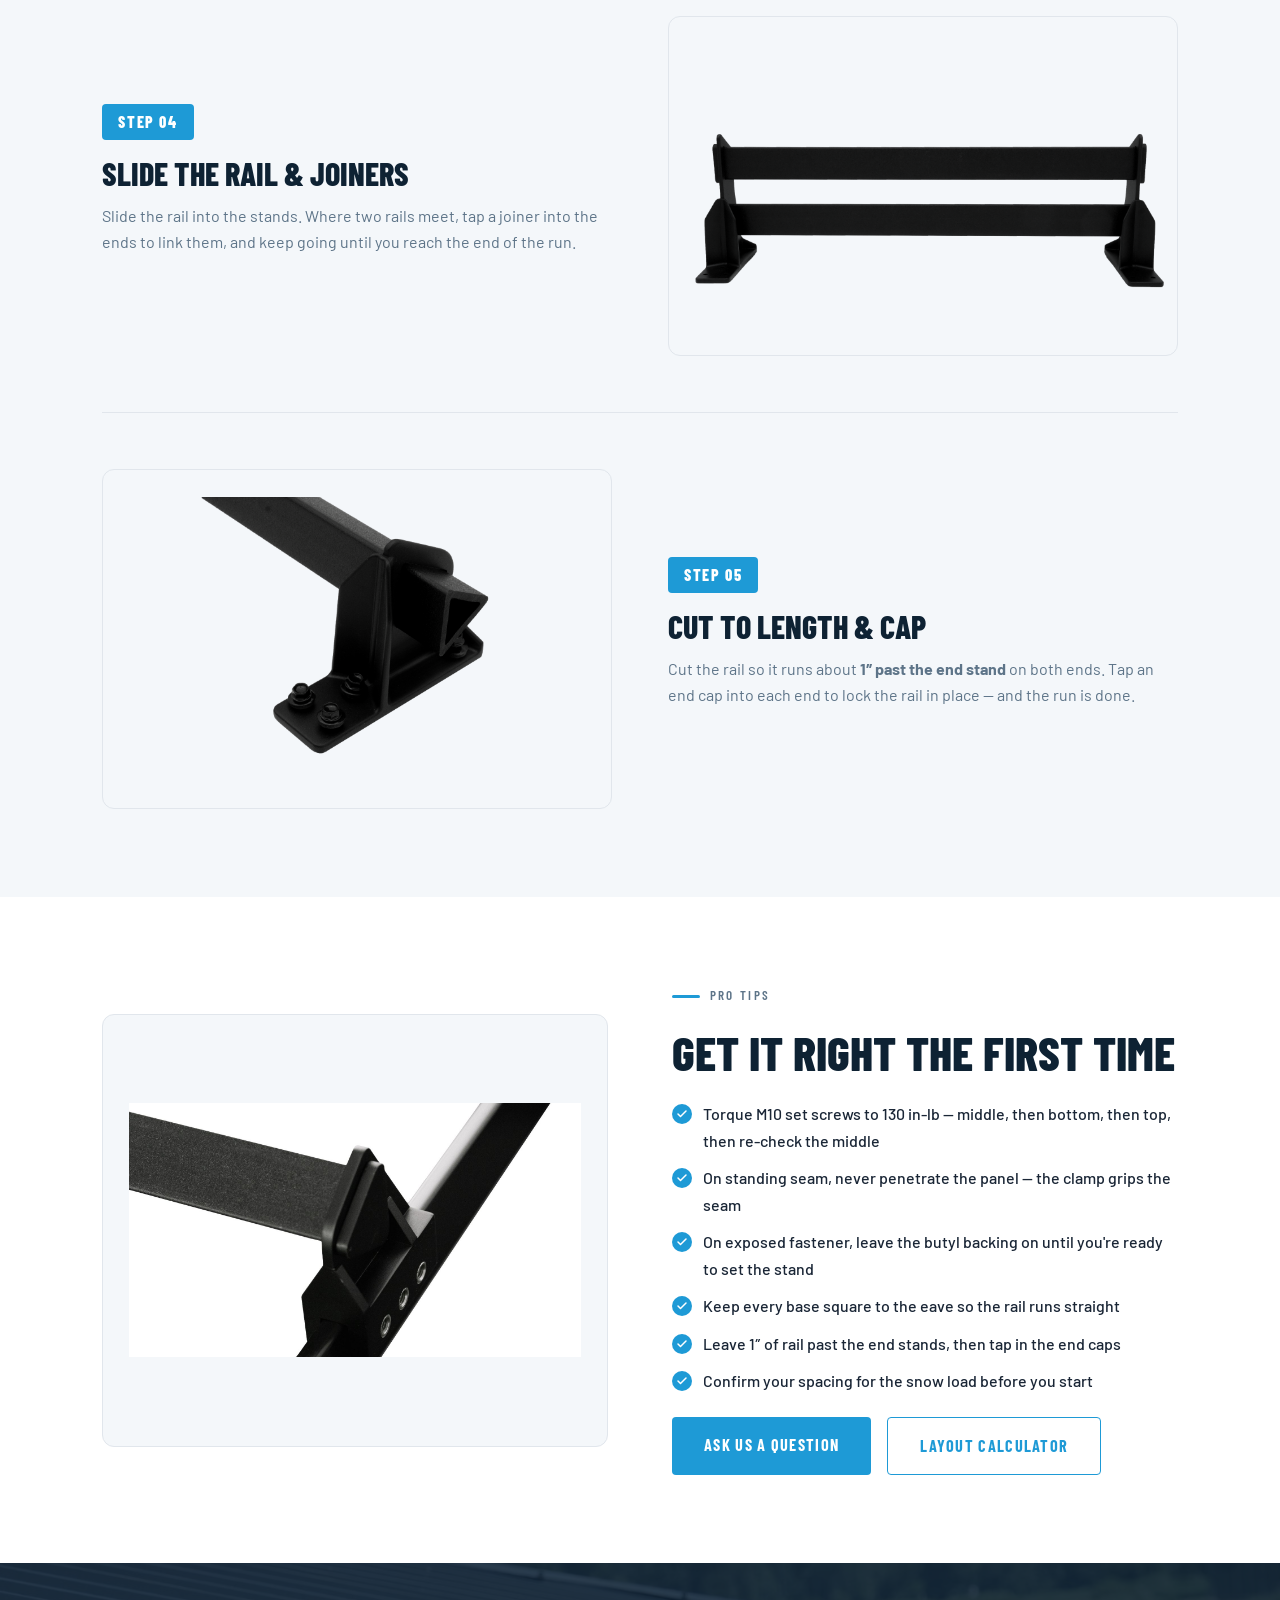
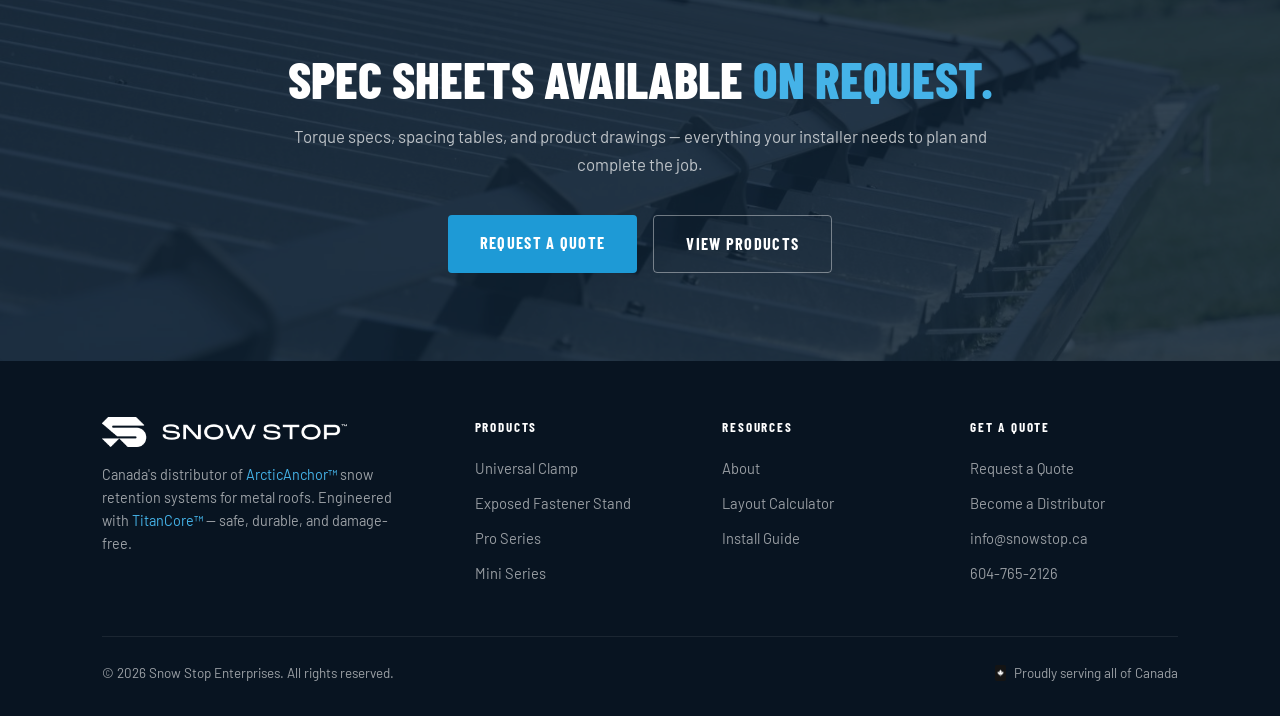
<file: SnowStop Website Redesign (5)/snowstop-site/install-guide.html>
<!DOCTYPE html>
<html lang="en-CA">
<head>
<meta charset="UTF-8" />
<meta name="viewport" content="width=device-width, initial-scale=1.0" />
<link rel="icon" type="image/png" href="uploads/SnowStop_Favicon.png" />
<title>Snow Guard Install Guide — 2 Systems | Snow Stop</title>
<meta name="description" content="Step-by-step install for both Snow Stop systems: the non-penetrating Universal Clamp for standing seam (torque M10 set screws to 130 in-lb) and the butyl-sealed Exposed Fastener Stand with continuous rail." />
<link rel="canonical" href="https://www.snowstop.ca/install-guide.html" />
<!-- seo:injected -->
<meta name="robots" content="index, follow, max-image-preview:large, max-snippet:-1, max-video-preview:-1" />
<meta name="author" content="Snow Stop Enterprises" />
<meta name="publisher" content="Snow Stop Enterprises" />
<meta name="theme-color" content="#1e9ad6" />
<meta name="geo.region" content="CA" />
<meta name="geo.placename" content="Canada" />
<meta property="og:site_name" content="Snow Stop" />
<meta property="og:locale" content="en_CA" />
<meta property="og:type" content="website" />
<meta property="og:title" content="Snow Guard Install Guide — 2 Systems | Snow Stop" />
<meta property="og:description" content="Step-by-step install for both Snow Stop systems: the non-penetrating Universal Clamp for standing seam (torque M10 set screws to 130 in-lb) and the butyl-sealed Exposed Fastener Stand with continuous rail." />
<meta property="og:url" content="https://www.snowstop.ca/install-guide.html" />
<meta property="og:image" content="https://www.snowstop.ca/uploads/Exposed%20Fastener%20Hero%202.JPG" />
<meta property="og:image:alt" content="Snow Guard Install Guide — 2 Systems | Snow Stop" />
<meta name="twitter:card" content="summary_large_image" />
<meta name="twitter:title" content="Snow Guard Install Guide — 2 Systems | Snow Stop" />
<meta name="twitter:description" content="Step-by-step install for both Snow Stop systems: the non-penetrating Universal Clamp for standing seam (torque M10 set screws to 130 in-lb) and the butyl-sealed Exposed Fastener Stand with continuous rail." />
<meta name="twitter:image" content="https://www.snowstop.ca/uploads/Exposed%20Fastener%20Hero%202.JPG" />
<link rel="preconnect" href="https://fonts.googleapis.com" />
<link rel="preconnect" href="https://fonts.gstatic.com" crossorigin />
<link href="https://fonts.googleapis.com/css2?family=Barlow+Condensed:wght@500;600;700;800&family=Barlow:wght@300;400;500;600&display=swap" rel="stylesheet" />
<link rel="stylesheet" href="site.css" />
<script type="application/ld+json">
{
  "@context": "https://schema.org",
  "@graph": [
    {
      "@type": "WebSite",
      "@id": "https://www.snowstop.ca/#website",
      "url": "https://www.snowstop.ca/",
      "name": "Snow Stop",
      "publisher": {
        "@id": "https://www.snowstop.ca/#organization"
      }
    },
    {
      "@type": "WebPage",
      "@id": "https://www.snowstop.ca/install-guide.html#webpage",
      "url": "https://www.snowstop.ca/install-guide.html",
      "name": "Snow Guard Install Guide — 2 Systems | Snow Stop",
      "description": "Step-by-step install for both Snow Stop systems: the non-penetrating Universal Clamp for standing seam (torque M10 set screws to 130 in-lb) and the butyl-sealed Exposed Fastener Stand with continuous rail.",
      "isPartOf": {
        "@id": "https://www.snowstop.ca/#website"
      },
      "inLanguage": "en-CA",
      "publisher": {
        "@id": "https://www.snowstop.ca/#organization"
      }
    },
    {
      "@type": "BreadcrumbList",
      "itemListElement": [
        {
          "@type": "ListItem",
          "position": 1,
          "name": "Home",
          "item": "https://www.snowstop.ca/"
        },
        {
          "@type": "ListItem",
          "position": 2,
          "name": "Resources",
          "item": "https://www.snowstop.ca/about.html"
        },
        {
          "@type": "ListItem",
          "position": 3,
          "name": "Install Guide",
          "item": "https://www.snowstop.ca/install-guide.html"
        }
      ]
    },
    {
      "@type": "HowTo",
      "name": "How to install the ArcticAnchor Universal Clamp on a standing-seam roof",
      "description": "Non-penetrating snow retention install for standing-seam metal roofs.",
      "totalTime": "PT30M",
      "tool": [
        {
          "@type": "HowToTool",
          "name": "Driver / impact with torque setting"
        },
        {
          "@type": "HowToTool",
          "name": "Tape measure"
        },
        {
          "@type": "HowToTool",
          "name": "Chalk line"
        }
      ],
      "supply": [
        {
          "@type": "HowToSupply",
          "name": "ArcticAnchor Universal Clamps"
        },
        {
          "@type": "HowToSupply",
          "name": "TitanCore rail"
        }
      ],
      "step": [
        {
          "@type": "HowToStep",
          "position": 1,
          "name": "Chalk your first line",
          "text": "Measure 1 ft up from the eave, set a clamp on the seam, mark the back edge, and snap a chalk line across the roof. Space rows behind 2–4 ft up-slope."
        },
        {
          "@type": "HowToStep",
          "position": 2,
          "name": "Seat the clamp on the seam",
          "text": "Slide each Universal Clamp onto the standing seam and line the back edge up to the chalk line. No drilling or penetrations."
        },
        {
          "@type": "HowToStep",
          "position": 3,
          "name": "Torque the M10 set screws",
          "text": "Drive the M10 set screws to 130 in-lb in order: middle, then bottom, then top, then re-check the middle."
        },
        {
          "@type": "HowToStep",
          "position": 4,
          "name": "Final check",
          "text": "Once every clamp is set, go back across the run and confirm each one holds 130 in-lb."
        }
      ]
    },
    {
      "@type": "HowTo",
      "name": "How to install the ArcticAnchor Exposed Fastener Stand",
      "description": "Butyl-sealed snow retention install for exposed-fastener metal roofs.",
      "totalTime": "PT45M",
      "tool": [
        {
          "@type": "HowToTool",
          "name": "Driver / impact"
        },
        {
          "@type": "HowToTool",
          "name": "Tape measure"
        },
        {
          "@type": "HowToTool",
          "name": "Chalk line"
        },
        {
          "@type": "HowToTool",
          "name": "Rail cutter"
        }
      ],
      "supply": [
        {
          "@type": "HowToSupply",
          "name": "ArcticAnchor Exposed Fastener Stands"
        },
        {
          "@type": "HowToSupply",
          "name": "TitanCore rail, joiners, end caps"
        }
      ],
      "step": [
        {
          "@type": "HowToStep",
          "position": 1,
          "name": "Mark 1 ft from the eave",
          "text": "Measure 1 ft up from the eave and snap a chalk line across the roof. Add rows up-slope at your calculated spacing."
        },
        {
          "@type": "HowToStep",
          "position": 2,
          "name": "Peel and place on the line",
          "text": "Peel the factory butyl tape backing off the base and set the stand on the chalk line."
        },
        {
          "@type": "HowToStep",
          "position": 3,
          "name": "Screw down the stand",
          "text": "Drive screws through the 4 outside base holes, through the panel into the structure. Repeat for every stand."
        },
        {
          "@type": "HowToStep",
          "position": 4,
          "name": "Slide the rail and joiners",
          "text": "Slide the rail into the stands, tapping joiners onto the rail ends until you reach the end of the run."
        },
        {
          "@type": "HowToStep",
          "position": 5,
          "name": "Cut to length and cap",
          "text": "Cut the rail about 1 inch past the end stand on both ends, then tap in the end caps to lock the rail."
        }
      ]
    },
    {
      "@type": "Organization",
      "@id": "https://www.snowstop.ca/#organization",
      "name": "Snow Stop Enterprises",
      "alternateName": "Snow Stop",
      "url": "https://www.snowstop.ca/",
      "logo": {
        "@type": "ImageObject",
        "url": "https://www.snowstop.ca/uploads/SnowStop_Favicon.png"
      },
      "image": "https://www.snowstop.ca/uploads/SnowStop_Favicon.png",
      "description": "Canada's exclusive distributor of ArcticAnchor™ snow retention systems for metal roofs, engineered with TitanCore™.",
      "email": "info@snowstop.ca",
      "telephone": "+1-604-765-2126",
      "areaServed": {
        "@type": "Country",
        "name": "Canada"
      },
      "contactPoint": {
        "@type": "ContactPoint",
        "telephone": "+1-604-765-2126",
        "email": "info@snowstop.ca",
        "contactType": "sales",
        "areaServed": "CA",
        "availableLanguage": [
          "English",
          "French"
        ]
      }
    }
  ]
}
</script>
</head>
<body>

<!-- NAV -->
<nav>
  <a class="nav-logo" href="index.html"><img src="uploads/SnowStop-HorizontalLogo-RGB-White.png" alt="Snow Stop" /></a>
  <ul class="nav-links" id="navLinks">
    <li><a href="index.html">Home</a></li>
    <li class="has-sub">
      <a href="products.html">Products <span class="caret"></span></a>
      <ul class="submenu">
        <li><a href="universal-clamp.html">Universal Clamp</a></li>
        <li><a href="exposed-fastener-stand.html">Exposed Fastener Stand</a></li>
        <li><a href="pro-series.html">Pro Series</a></li>
        <li><a href="mini-series.html">Mini Series</a></li>
      </ul>
    </li>
    <li class="has-sub">
      <a href="about.html" class="active">Resources <span class="caret"></span></a>
      <ul class="submenu">
        <li><a href="about.html">About</a></li>
        <li><a href="layout-calculator.html">Layout Calculator</a></li>
        <li><a href="install-guide.html">Install Guide</a></li>
      </ul>
    </li>
    <li class="has-sub quote-li">
      <a href="request-a-quote.html" class="nav-cta">Get a Quote <span class="caret"></span></a>
      <ul class="submenu">
        <li><a href="request-a-quote.html">Request a Quote</a></li>
        <li><a href="become-a-distributor.html">Become a Distributor</a></li>
      </ul>
    </li>
  </ul>
  <button class="hamburger" id="hamburger" aria-label="Toggle menu" aria-expanded="false"><span></span><span></span><span></span></button>
</nav>

<!-- PAGE HERO -->
<section class="page-hero">
  <div class="page-hero-bg" style="background-image:url('uploads/Exposed Fastener Hero 2.JPG');"></div>
  <div class="page-hero-overlay"></div>
  <div class="page-hero-inner">
    <div class="breadcrumb"><a href="index.html">Home</a><span>/</span>Resources<span>/</span>Install Guide</div>
    <h1>Two systems, <span>one simple install</span></h1>
    <p>Your roof type picks the system: a non-penetrating clamp for standing seam, a butyl-sealed stand for exposed-fastener panels. Both go up fast with basic hand tools. Here's each, step by step.</p>
  </div>
</section>

<!-- TOOLS / BEFORE YOU START -->
<section>
  <p class="section-label">Before you start</p>
  <h2 class="section-title">What you'll need</h2>
  <div class="feat-grid">
    <div class="feat-card">
      <div class="feat-ico"><svg viewBox="0 0 24 24"><path d="M14.7 6.3a4 4 0 0 0-5.4 5.4L3 18v3h3l6.3-6.3a4 4 0 0 0 5.4-5.4l-2.1 2.1-2-2 2.1-2.1z"/></svg></div>
      <h3>Tools</h3>
      <p>A driver/impact with the correct bit and a torque setting, a tape measure, and a chalk line. That's it for most jobs.</p>
    </div>
    <div class="feat-card">
      <div class="feat-ico"><svg viewBox="0 0 24 24"><rect x="3" y="3" width="18" height="18" rx="2"/><path d="M9 9h6v6H9z"/></svg></div>
      <h3>Your layout</h3>
      <p>Know your guard count and rail spacing first. Use the <a href="layout-calculator.html" style="color:var(--blue);font-weight:600;">Layout Calculator</a> or ask us to confirm.</p>
    </div>
    <div class="feat-card">
      <div class="feat-ico"><svg viewBox="0 0 24 24"><path d="M12 22s8-4 8-10V5l-8-3-8 3v7c0 6 8 10 8 10z"/></svg></div>
      <h3>Safety</h3>
      <p>Use proper fall protection and follow safe ladder and roof-access practices. Work in dry, ice-free conditions.</p>
    </div>
  </div>
</section>

<!-- STEPS -->
<section class="specs">
  <p class="section-label">The process</p>
  <h2 class="section-title">Pick your roof, follow the steps</h2>
  <p class="section-sub">Standing-seam roofs use the non-penetrating Universal Clamp. Exposed-fastener panels use the butyl-sealed Stand with a continuous rail. Everything below uses a chalk line, a tape measure, and a driver.</p>

  <!-- SYSTEM 1: UNIVERSAL CLAMP -->
  <div class="sys-head">
    <span class="sys-tag">System 1 · Standing Seam</span>
    <h3>Universal Clamp — non-penetrating</h3>
    <p>No holes in the roof. The clamp grips the seam and M10 set screws lock it down — your panel and its warranty stay intact.</p>
  </div>
  <div>
    <div class="istep">
      <div class="istep-img"><img src="uploads/U clamp Measure 1.jpg" alt="Measuring off the back edge of a Universal Clamp with a tape measure" /></div>
      <div class="istep-text">
        <div class="istep-num">Step 01</div>
        <h3>Chalk your first line</h3>
        <p>Measure 1 ft (12″) up from the eave and set a clamp on the seam at that mark. Mark the roof at the <strong>back edge</strong> of the clamp, then snap a chalk line straight across the roof from that mark.</p>
        <p>For each row behind the first, space it <strong>2–4 ft up-slope</strong> (2 ft minimum) and snap another line the same way.</p>
      </div>
    </div>
    <div class="istep rev">
      <div class="istep-img"><img src="uploads/UClamp on 1.75in Standing Seam-aa29f87e.jpg" alt="Universal Clamp seated on a standing seam" /></div>
      <div class="istep-text">
        <div class="istep-num">Step 02</div>
        <h3>Seat the clamp on the seam</h3>
        <p>Slide each Universal Clamp onto the standing seam and line the back edge up to your chalk line. It grips the seam directly — no drilling, no penetrations, no leaks.</p>
      </div>
    </div>
    <div class="istep">
      <div class="istep-img"><img src="uploads/U Clamp Measure 2.jpg" alt="Driving an M10 set screw on a Universal Clamp" /></div>
      <div class="istep-text">
        <div class="istep-num">Step 03</div>
        <h3>Torque the M10 set screws</h3>
        <p>Drive the M10 set screws to <strong>130 in-lb</strong> in this order — the sequence keeps the clamp seated square:</p>
        <div class="tq-order"><span><b>1</b> Middle</span><span><b>2</b> Bottom</span><span><b>3</b> Top</span><span><b>4</b> Re-check middle</span></div>
      </div>
    </div>
    <div class="istep rev">
      <div class="istep-img"><img src="uploads/_dsc2162sdf_720-fc4d3e46.jpg" alt="Torque wrench confirming 130 in-lb on a set screw" /></div>
      <div class="istep-text">
        <div class="istep-num">Step 04</div>
        <h3>Final check</h3>
        <p>Once every clamp on the run is set, go back across the roof and confirm each one holds <strong>130 in-lb</strong>. That's it — the rail is locked in and ready for snow.</p>
      </div>
    </div>
  </div>

  <!-- SYSTEM 2: EXPOSED FASTENER STAND -->
  <div class="sys-head" style="margin-top:4.5rem;">
    <span class="sys-tag">System 2 · Exposed Fastener</span>
    <h3>Exposed Fastener Stand — butyl-sealed</h3>
    <p>The stand mounts through the panel on a factory butyl seal, then a continuous rail ties the whole run together.</p>
  </div>
  <div>
    <div class="istep">
      <div class="istep-img"><img src="uploads/AA Install Guide - Exposed Fastener - Step 1b.png" alt="Exposed Fastener Stand" /></div>
      <div class="istep-text">
        <div class="istep-num">Step 01</div>
        <h3>Mark 1 ft from the eave</h3>
        <p>Measure 1 ft (12″) up from the eave and snap a chalk line across the roof. This is where the front edge of your stands will sit. Add rows up-slope at your calculated spacing.</p>
      </div>
    </div>
    <div class="istep rev">
      <div class="istep-img"><img src="uploads/Butyl Strip Stand Iso.png" alt="Peeling the butyl tape backing off the base of a stand" /></div>
      <div class="istep-text">
        <div class="istep-num">Step 02</div>
        <h3>Peel &amp; place on the line</h3>
        <p>Peel the backing off the factory butyl tape on the base of the stand, then set the stand down on the chalk line. The butyl seals the base to the panel before a single screw goes in.</p>
      </div>
    </div>
    <div class="istep">
      <div class="istep-img"><img src="uploads/AA Install Guide - Exposed Fastener - Step 2-419b4161.png" alt="Stand fastened to the panel through its base holes" /></div>
      <div class="istep-text">
        <div class="istep-num">Step 03</div>
        <h3>Screw down the stand</h3>
        <p>Drive screws through the <strong>4 outside holes</strong> in the base, through the panel and into the structure, to secure the stand. Repeat for every stand along the line.</p>
      </div>
    </div>
    <div class="istep rev">
      <div class="istep-img"><img src="uploads/AA Expoed Fastener Rail and Stands Hero Image.png" alt="Rail seated into the stands" /></div>
      <div class="istep-text">
        <div class="istep-num">Step 04</div>
        <h3>Slide the rail &amp; joiners</h3>
        <p>Slide the rail into the stands. Where two rails meet, tap a joiner into the ends to link them, and keep going until you reach the end of the run.</p>
      </div>
    </div>
    <div class="istep">
      <div class="istep-img"><img src="uploads/AA Install Guide - Exposed Fastener - Step 3-c2a21fea.png" alt="Finished rail seated and capped in the stand" /></div>
      <div class="istep-text">
        <div class="istep-num">Step 05</div>
        <h3>Cut to length &amp; cap</h3>
        <p>Cut the rail so it runs about <strong>1″ past the end stand</strong> on both ends. Tap an end cap into each end to lock the rail in place — and the run is done.</p>
      </div>
    </div>
  </div>
</section>

<!-- TORQUE / TIPS -->
<section>
  <div class="prod-intro">
    <div class="frow-img contain"><img src="uploads/U clamp Measure 3.jpg" alt="Universal Clamp seated on the rail" style="height:380px;" /></div>
    <div class="prod-copy">
      <p class="section-label">Pro tips</p>
      <h2 class="section-title">Get it right the first time</h2>
      <ul class="checklist">
        <li>Torque M10 set screws to 130 in-lb — middle, then bottom, then top, then re-check the middle</li>
        <li>On standing seam, never penetrate the panel — the clamp grips the seam</li>
        <li>On exposed fastener, leave the butyl backing on until you're ready to set the stand</li>
        <li>Keep every base square to the eave so the rail runs straight</li>
        <li>Leave 1″ of rail past the end stands, then tap in the end caps</li>
        <li>Confirm your spacing for the snow load before you start</li>
      </ul>
      <div class="btn-group" style="margin-top:1.4rem;"><a href="request-a-quote.html" class="btn-primary">Ask Us a Question</a><a href="layout-calculator.html" class="btn-blue-outline btn-secondary">Layout Calculator</a></div>
    </div>
  </div>
</section>

<!-- CTA -->
<section class="cta">
  <div class="cta-bg" style="background-image:url('uploads/Exposed Fastener Hero 3.JPG');"></div>
  <div class="cta-inner">
    <h2>Spec sheets available <span>on request.</span></h2>
    <p>Torque specs, spacing tables, and product drawings — everything your installer needs to plan and complete the job.</p>
    <div class="btn-group"><a href="request-a-quote.html" class="btn-primary">Request a Quote</a><a href="products.html" class="btn-secondary">View Products</a></div>
  </div>
</section>

<!-- FOOTER -->
<footer>
  <div class="footer-inner">
    <div class="footer-brand">
      <img src="uploads/SnowStop-HorizontalLogo-RGB-White.png" alt="Snow Stop" />
      <p>Canada's distributor of <a href="https://www.arcticanchors.com/" target="_blank" rel="noopener" style="color:var(--blue-bright);text-decoration:none;">ArcticAnchor™</a> snow retention systems for metal roofs. Engineered with <a href="https://www.titancore.ca/" target="_blank" rel="noopener" style="color:var(--blue-bright);text-decoration:none;">TitanCore™</a> — safe, durable, and damage-free.</p>
    </div>
    <div class="footer-col"><h4>Products</h4><ul>
      <li><a href="universal-clamp.html">Universal Clamp</a></li>
      <li><a href="exposed-fastener-stand.html">Exposed Fastener Stand</a></li>
      <li><a href="pro-series.html">Pro Series</a></li>
      <li><a href="mini-series.html">Mini Series</a></li>
    </ul></div>
    <div class="footer-col"><h4>Resources</h4><ul>
      <li><a href="about.html">About</a></li>
      <li><a href="layout-calculator.html">Layout Calculator</a></li>
      <li><a href="install-guide.html">Install Guide</a></li>
    </ul></div>
    <div class="footer-col"><h4>Get a Quote</h4><ul>
      <li><a href="request-a-quote.html">Request a Quote</a></li>
      <li><a href="become-a-distributor.html">Become a Distributor</a></li>
      <li><a href="mailto:info@snowstop.ca">info@snowstop.ca</a></li>
      <li><a href="tel:6047652126">604-765-2126</a></li>
    </ul></div>
  </div>
  <div class="footer-bottom">
    <span>© 2026 Snow Stop Enterprises. All rights reserved.</span>
    <span class="flag"><img src="uploads/Canadian Flag.jpg" alt="Canada" /> Proudly serving all of Canada</span>
  </div>
</footer>

<script>
  const hb=document.getElementById('hamburger'),nl=document.getElementById('navLinks');
  hb.addEventListener('click',()=>{const o=nl.classList.toggle('open');hb.setAttribute('aria-expanded',o);});
  document.querySelectorAll('.nav-links>li.has-sub>a').forEach(a=>{
    a.addEventListener('click',e=>{if(window.innerWidth<=960){e.preventDefault();a.parentElement.classList.toggle('open');}});
  });
</script>
</body>
</html>
</file>
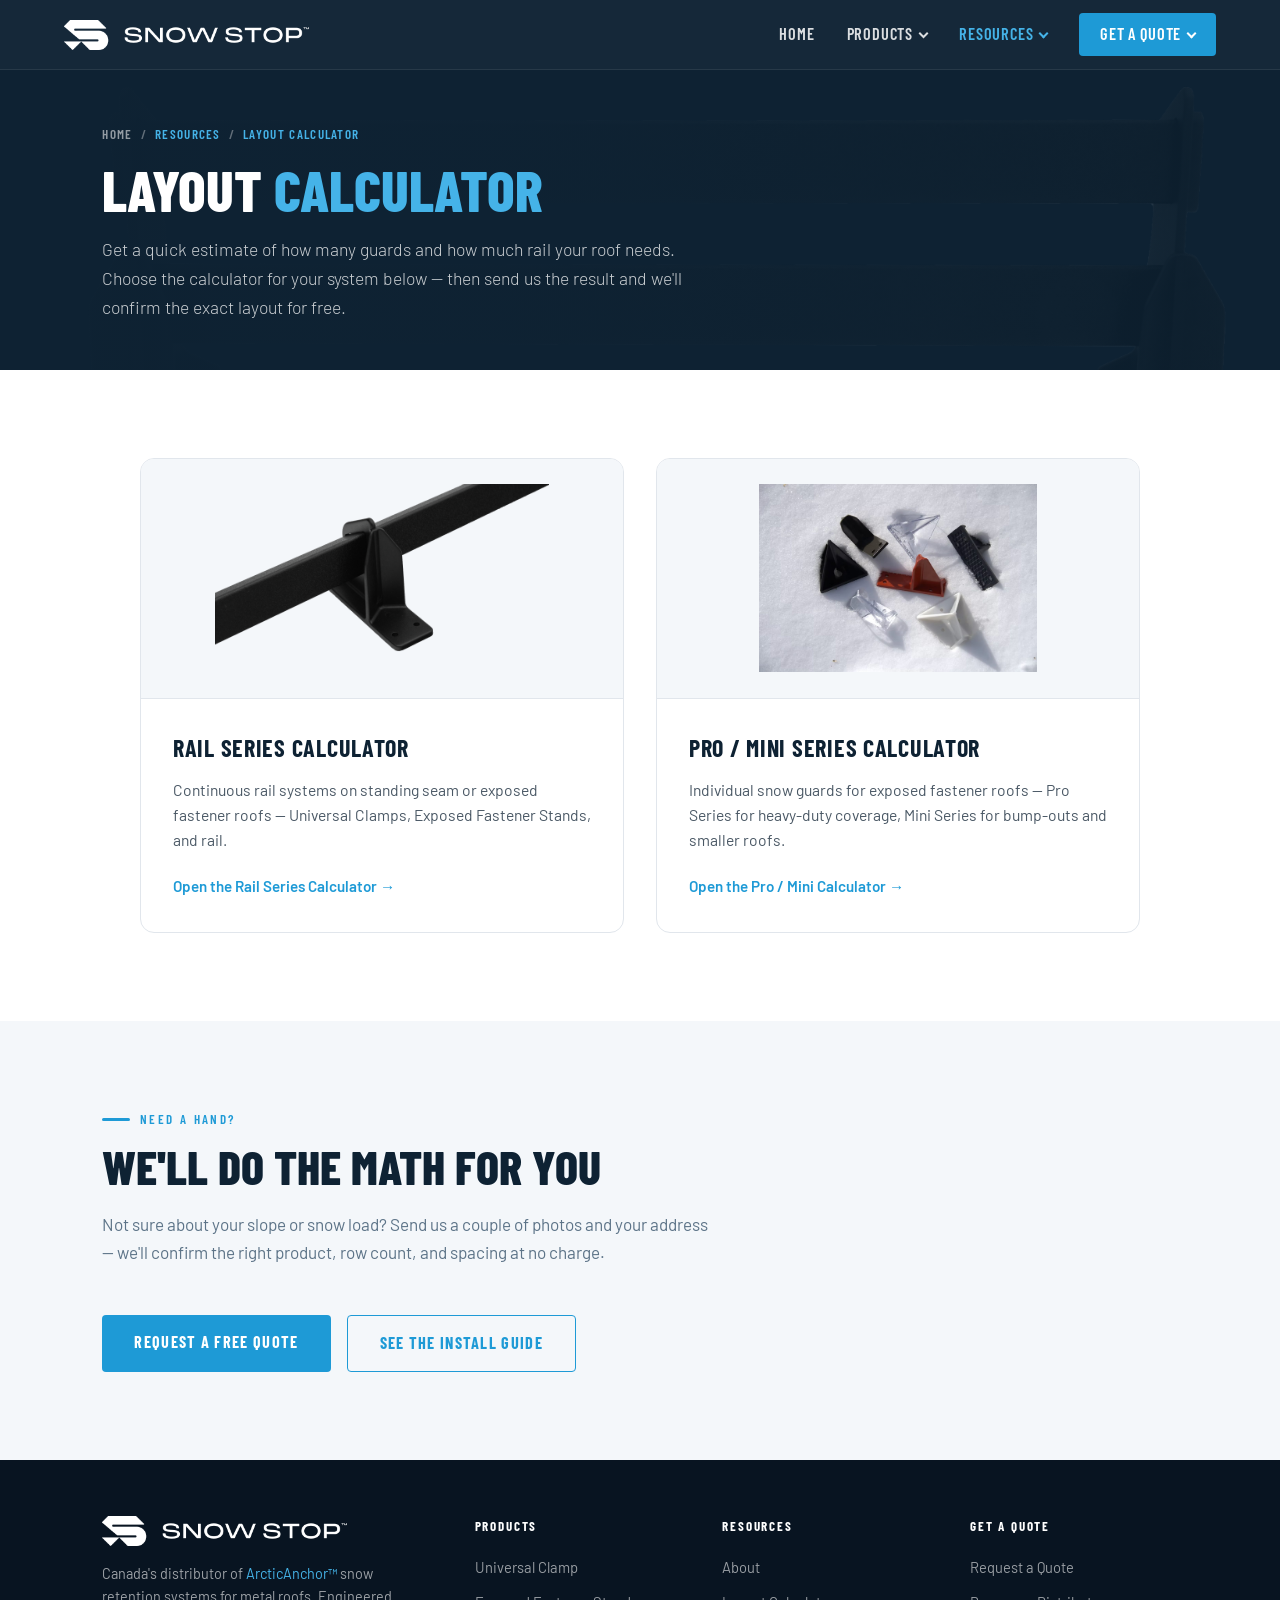
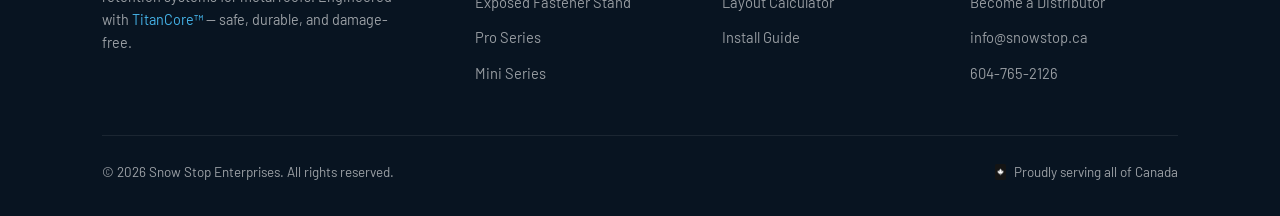
<file: SnowStop Website Redesign (5)/snowstop-site/layout-calculator.html>
<!DOCTYPE html>
<html lang="en-CA">
<head>
<meta charset="UTF-8" />
<meta name="viewport" content="width=device-width, initial-scale=1.0" />
<link rel="icon" type="image/png" href="uploads/SnowStop_Favicon.png" />
<title>Snow Retention Layout Calculator | Snow Stop Canada</title>
<meta name="description" content="Estimate how many snow guards and how much rail your metal roof needs. Enter your roof size, type, and snow region for an instant Snow Stop layout estimate. Free across Canada." />
<link rel="canonical" href="https://www.snowstop.ca/layout-calculator.html" />
<!-- seo:injected -->
<meta name="robots" content="index, follow, max-image-preview:large, max-snippet:-1, max-video-preview:-1" />
<meta name="author" content="Snow Stop Enterprises" />
<meta name="publisher" content="Snow Stop Enterprises" />
<meta name="theme-color" content="#1e9ad6" />
<meta name="geo.region" content="CA" />
<meta name="geo.placename" content="Canada" />
<meta property="og:site_name" content="Snow Stop" />
<meta property="og:locale" content="en_CA" />
<meta property="og:type" content="website" />
<meta property="og:title" content="Snow Retention Layout Calculator | Snow Stop Canada" />
<meta property="og:description" content="Estimate how many snow guards and how much rail your metal roof needs. Enter your roof size, type, and snow region for an instant Snow Stop layout estimate. Free across Canada." />
<meta property="og:url" content="https://www.snowstop.ca/layout-calculator.html" />
<meta property="og:image" content="https://www.snowstop.ca/uploads/AA%20Expoed%20Fastener%20Rail%20and%20Stands%20Hero%20Image.png" />
<meta property="og:image:alt" content="Snow Retention Layout Calculator | Snow Stop Canada" />
<meta name="twitter:card" content="summary_large_image" />
<meta name="twitter:title" content="Snow Retention Layout Calculator | Snow Stop Canada" />
<meta name="twitter:description" content="Estimate how many snow guards and how much rail your metal roof needs. Enter your roof size, type, and snow region for an instant Snow Stop layout estimate. Free across Canada." />
<meta name="twitter:image" content="https://www.snowstop.ca/uploads/AA%20Expoed%20Fastener%20Rail%20and%20Stands%20Hero%20Image.png" />
<link rel="preconnect" href="https://fonts.googleapis.com" />
<link rel="preconnect" href="https://fonts.gstatic.com" crossorigin />
<link href="https://fonts.googleapis.com/css2?family=Barlow+Condensed:wght@500;600;700;800&family=Barlow:wght@300;400;500;600&display=swap" rel="stylesheet" />
<link rel="stylesheet" href="site.css" />
<style>
  .calc-choice{display:grid;grid-template-columns:1fr 1fr;gap:2rem;max-width:1000px;margin:0 auto;}
  .calc-choice-card{background:#fff;border:1px solid var(--line);border-radius:14px;overflow:hidden;text-decoration:none;
      display:flex;flex-direction:column;transition:.2s;}
  .calc-choice-card:hover{border-color:var(--blue);transform:translateY(-4px);box-shadow:0 10px 30px rgba(30,154,214,0.12);}
  .calc-choice-img{background:var(--parchment);height:240px;display:flex;align-items:center;justify-content:center;padding:1.6rem;border-bottom:1px solid var(--line);}
  .calc-choice-img img{max-height:100%;width:auto;object-fit:contain;}
  .calc-choice-body{padding:1.8rem 2rem 2rem;display:flex;flex-direction:column;flex:1;}
  .calc-choice-body h3{font-family:'Barlow Condensed',sans-serif;font-weight:700;font-size:1.5rem;text-transform:uppercase;letter-spacing:0.03em;color:var(--navy);margin-bottom:0.6rem;}
  .calc-choice-body p{font-size:0.98rem;color:var(--ink-soft,#4a5865);line-height:1.6;margin-bottom:1.4rem;flex:1;}
  .calc-choice-cta{color:var(--blue);font-weight:600;font-size:0.95rem;}
  .calc-choice-card:hover .calc-choice-cta{text-decoration:underline;}
  @media(max-width:800px){.calc-choice{grid-template-columns:1fr;}}
</style>
<script type="application/ld+json">
{
  "@context": "https://schema.org",
  "@graph": [
    {
      "@type": "WebSite",
      "@id": "https://www.snowstop.ca/#website",
      "url": "https://www.snowstop.ca/",
      "name": "Snow Stop",
      "publisher": {
        "@id": "https://www.snowstop.ca/#organization"
      }
    },
    {
      "@type": "WebPage",
      "@id": "https://www.snowstop.ca/layout-calculator.html#webpage",
      "url": "https://www.snowstop.ca/layout-calculator.html",
      "name": "Snow Retention Layout Calculator | Snow Stop Canada",
      "description": "Estimate how many snow guards and how much rail your metal roof needs. Enter your roof size, type, and snow region for an instant Snow Stop layout estimate. Free across Canada.",
      "isPartOf": {
        "@id": "https://www.snowstop.ca/#website"
      },
      "inLanguage": "en-CA",
      "publisher": {
        "@id": "https://www.snowstop.ca/#organization"
      }
    },
    {
      "@type": "BreadcrumbList",
      "itemListElement": [
        {
          "@type": "ListItem",
          "position": 1,
          "name": "Home",
          "item": "https://www.snowstop.ca/"
        },
        {
          "@type": "ListItem",
          "position": 2,
          "name": "Resources",
          "item": "https://www.snowstop.ca/about.html"
        },
        {
          "@type": "ListItem",
          "position": 3,
          "name": "Layout Calculator",
          "item": "https://www.snowstop.ca/layout-calculator.html"
        }
      ]
    },
    {
      "@type": "Organization",
      "@id": "https://www.snowstop.ca/#organization",
      "name": "Snow Stop Enterprises",
      "alternateName": "Snow Stop",
      "url": "https://www.snowstop.ca/",
      "logo": {
        "@type": "ImageObject",
        "url": "https://www.snowstop.ca/uploads/SnowStop_Favicon.png"
      },
      "image": "https://www.snowstop.ca/uploads/SnowStop_Favicon.png",
      "description": "Canada's exclusive distributor of ArcticAnchor™ snow retention systems for metal roofs, engineered with TitanCore™.",
      "email": "info@snowstop.ca",
      "telephone": "+1-604-765-2126",
      "areaServed": {
        "@type": "Country",
        "name": "Canada"
      },
      "contactPoint": {
        "@type": "ContactPoint",
        "telephone": "+1-604-765-2126",
        "email": "info@snowstop.ca",
        "contactType": "sales",
        "areaServed": "CA",
        "availableLanguage": [
          "English",
          "French"
        ]
      }
    }
  ]
}
</script>
</head>
<body>

<!-- NAV -->
<nav>
  <a class="nav-logo" href="index.html"><img src="uploads/SnowStop-HorizontalLogo-RGB-White.png" alt="Snow Stop" /></a>
  <ul class="nav-links" id="navLinks">
    <li><a href="index.html">Home</a></li>
    <li class="has-sub">
      <a href="products.html">Products <span class="caret"></span></a>
      <ul class="submenu">
        <li><a href="universal-clamp.html">Universal Clamp</a></li>
        <li><a href="exposed-fastener-stand.html">Exposed Fastener Stand</a></li>
        <li><a href="pro-series.html">Pro Series</a></li>
        <li><a href="mini-series.html">Mini Series</a></li>
      </ul>
    </li>
    <li class="has-sub">
      <a href="about.html" class="active">Resources <span class="caret"></span></a>
      <ul class="submenu">
        <li><a href="about.html">About</a></li>
        <li><a href="layout-calculator.html">Layout Calculator</a></li>
        <li><a href="install-guide.html">Install Guide</a></li>
      </ul>
    </li>
    <li class="has-sub quote-li">
      <a href="request-a-quote.html" class="nav-cta">Get a Quote <span class="caret"></span></a>
      <ul class="submenu">
        <li><a href="request-a-quote.html">Request a Quote</a></li>
        <li><a href="become-a-distributor.html">Become a Distributor</a></li>
      </ul>
    </li>
  </ul>
  <button class="hamburger" id="hamburger" aria-label="Toggle menu" aria-expanded="false"><span></span><span></span><span></span></button>
</nav>

<!-- PAGE HERO -->
<section class="page-hero">
  <div class="page-hero-bg" style="background-image:url('uploads/AA Expoed Fastener Rail and Stands Hero Image.png');"></div>
  <div class="page-hero-overlay"></div>
  <div class="page-hero-inner">
    <div class="breadcrumb"><a href="index.html">Home</a><span>/</span>Resources<span>/</span>Layout Calculator</div>
    <h1>Layout <span>Calculator</span></h1>
    <p>Get a quick estimate of how many guards and how much rail your roof needs. Choose the calculator for your system below — then send us the result and we'll confirm the exact layout for free.</p>
  </div>
</section>

<!-- CALCULATOR CHOICE -->
<section>
  <div class="calc-choice">
    <a class="calc-choice-card" href="https://arcticanchors.com/rail-series-calculator-snowstop" target="_blank" rel="noopener">
      <div class="calc-choice-img"><img src="uploads/Black Rail Iso.png" alt="ArcticAnchor Rail Series snow retention rail" /></div>
      <div class="calc-choice-body">
        <h3>Rail Series Calculator</h3>
        <p>Continuous rail systems on standing seam or exposed fastener roofs — Universal Clamps, Exposed Fastener Stands, and rail.</p>
        <span class="calc-choice-cta">Open the Rail Series Calculator →</span>
      </div>
    </a>
    <a class="calc-choice-card" href="https://www.arcticanchors.com/pro-mini-series-calculator" target="_blank" rel="noopener">
      <div class="calc-choice-img"><img src="uploads/Pro Mini Hero.jpg" alt="ArcticAnchor Pro Series and Mini Series snow guards" /></div>
      <div class="calc-choice-body">
        <h3>Pro / Mini Series Calculator</h3>
        <p>Individual snow guards for exposed fastener roofs — Pro Series for heavy-duty coverage, Mini Series for bump-outs and smaller roofs.</p>
        <span class="calc-choice-cta">Open the Pro / Mini Calculator →</span>
      </div>
    </a>
  </div>
</section>

<!-- HELP -->
<section class="specs">
  <p class="section-label">Need a hand?</p>
  <h2 class="section-title">We'll do the math for you</h2>
  <p class="section-sub">Not sure about your slope or snow load? Send us a couple of photos and your address — we'll confirm the right product, row count, and spacing at no charge.</p>
  <div class="btn-group"><a href="request-a-quote.html" class="btn-primary">Request a Free Quote</a><a href="install-guide.html" class="btn-blue-outline btn-secondary">See the Install Guide</a></div>
</section>

<!-- FOOTER -->
<footer>
  <div class="footer-inner">
    <div class="footer-brand">
      <img src="uploads/SnowStop-HorizontalLogo-RGB-White.png" alt="Snow Stop" />
      <p>Canada's distributor of <a href="https://www.arcticanchors.com/" target="_blank" rel="noopener" style="color:var(--blue-bright);text-decoration:none;">ArcticAnchor™</a> snow retention systems for metal roofs. Engineered with <a href="https://www.titancore.ca/" target="_blank" rel="noopener" style="color:var(--blue-bright);text-decoration:none;">TitanCore™</a> — safe, durable, and damage-free.</p>
    </div>
    <div class="footer-col"><h4>Products</h4><ul>
      <li><a href="universal-clamp.html">Universal Clamp</a></li>
      <li><a href="exposed-fastener-stand.html">Exposed Fastener Stand</a></li>
      <li><a href="pro-series.html">Pro Series</a></li>
      <li><a href="mini-series.html">Mini Series</a></li>
    </ul></div>
    <div class="footer-col"><h4>Resources</h4><ul>
      <li><a href="about.html">About</a></li>
      <li><a href="layout-calculator.html">Layout Calculator</a></li>
      <li><a href="install-guide.html">Install Guide</a></li>
    </ul></div>
    <div class="footer-col"><h4>Get a Quote</h4><ul>
      <li><a href="request-a-quote.html">Request a Quote</a></li>
      <li><a href="become-a-distributor.html">Become a Distributor</a></li>
      <li><a href="mailto:info@snowstop.ca">info@snowstop.ca</a></li>
      <li><a href="tel:6047652126">604-765-2126</a></li>
    </ul></div>
  </div>
  <div class="footer-bottom">
    <span>© 2026 Snow Stop Enterprises. All rights reserved.</span>
    <span class="flag"><img src="uploads/Canadian Flag.jpg" alt="Canada" /> Proudly serving all of Canada</span>
  </div>
</footer>

<script>
  const hb=document.getElementById('hamburger'),nl=document.getElementById('navLinks');
  hb.addEventListener('click',()=>{const o=nl.classList.toggle('open');hb.setAttribute('aria-expanded',o);});
  document.querySelectorAll('.nav-links>li.has-sub>a').forEach(a=>{
    a.addEventListener('click',e=>{if(window.innerWidth<=960){e.preventDefault();a.parentElement.classList.toggle('open');}});
  });
</script>
</body>
</html>
</file>
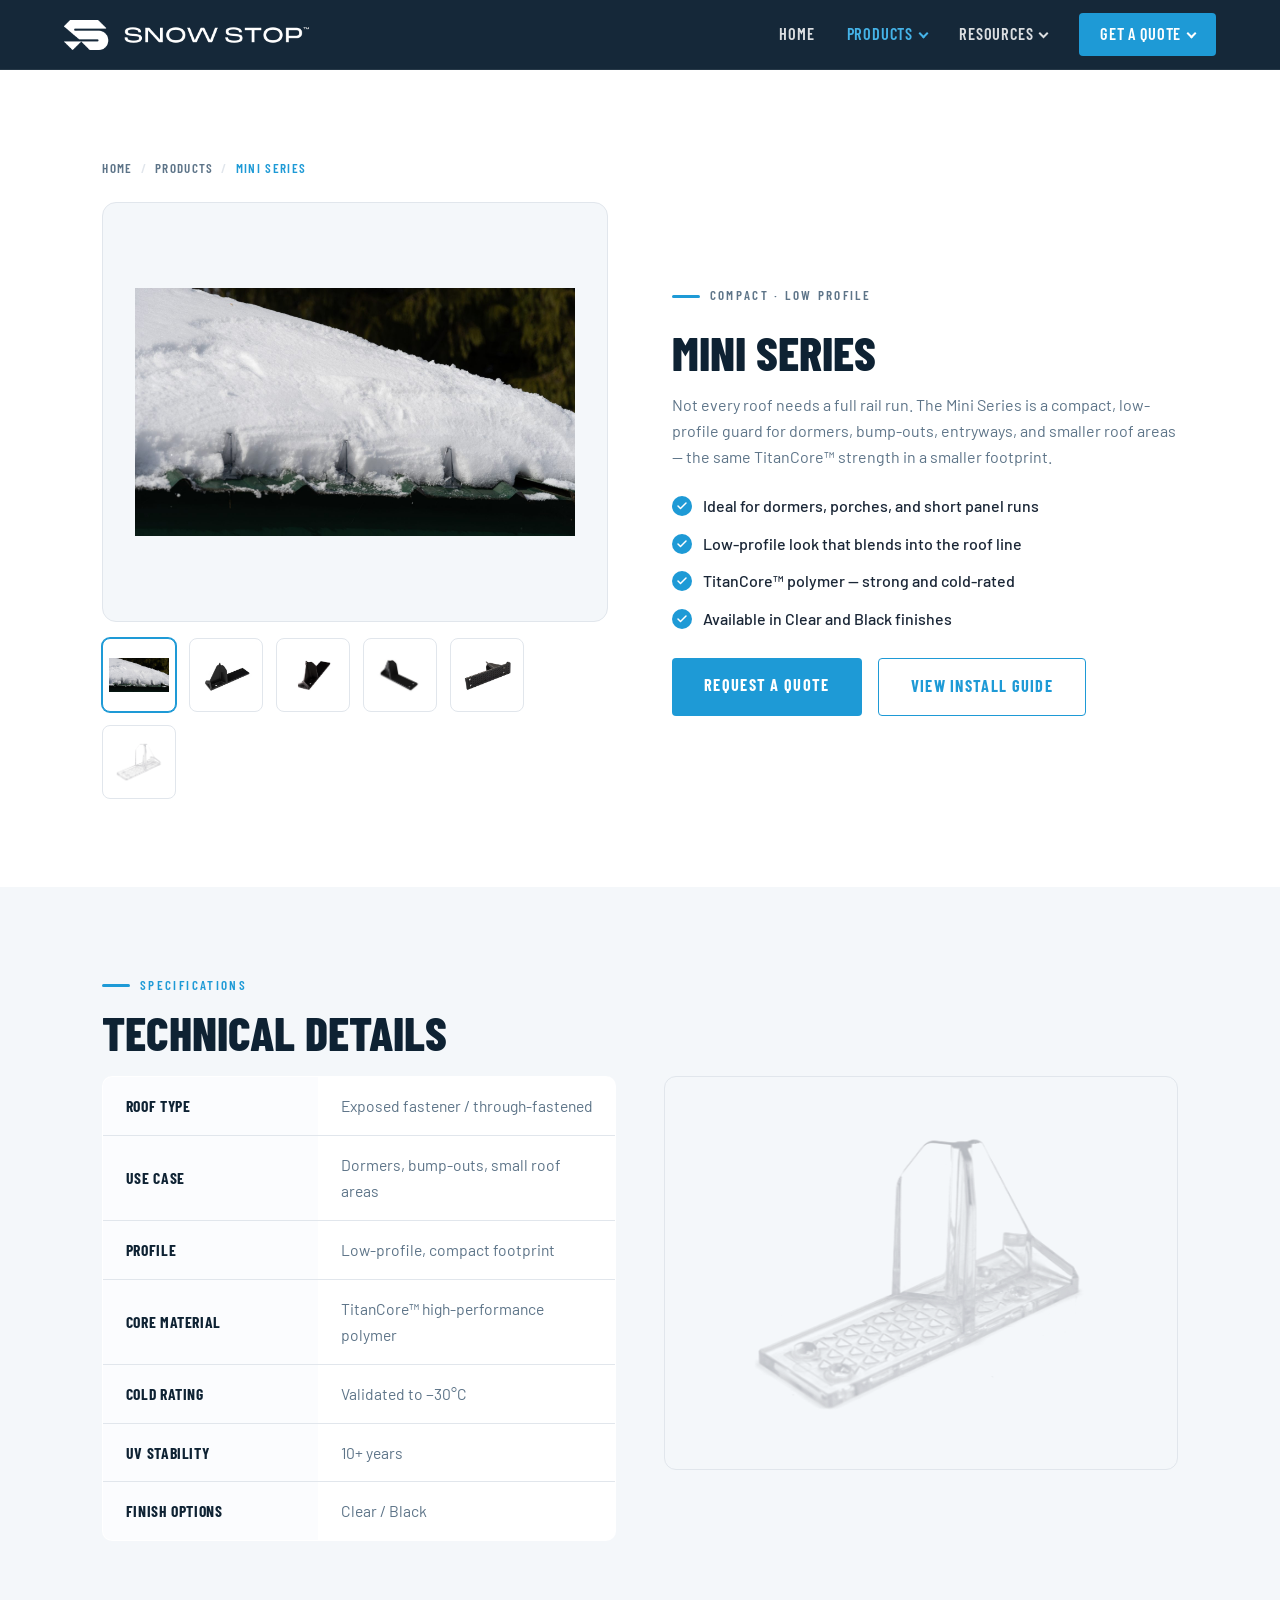
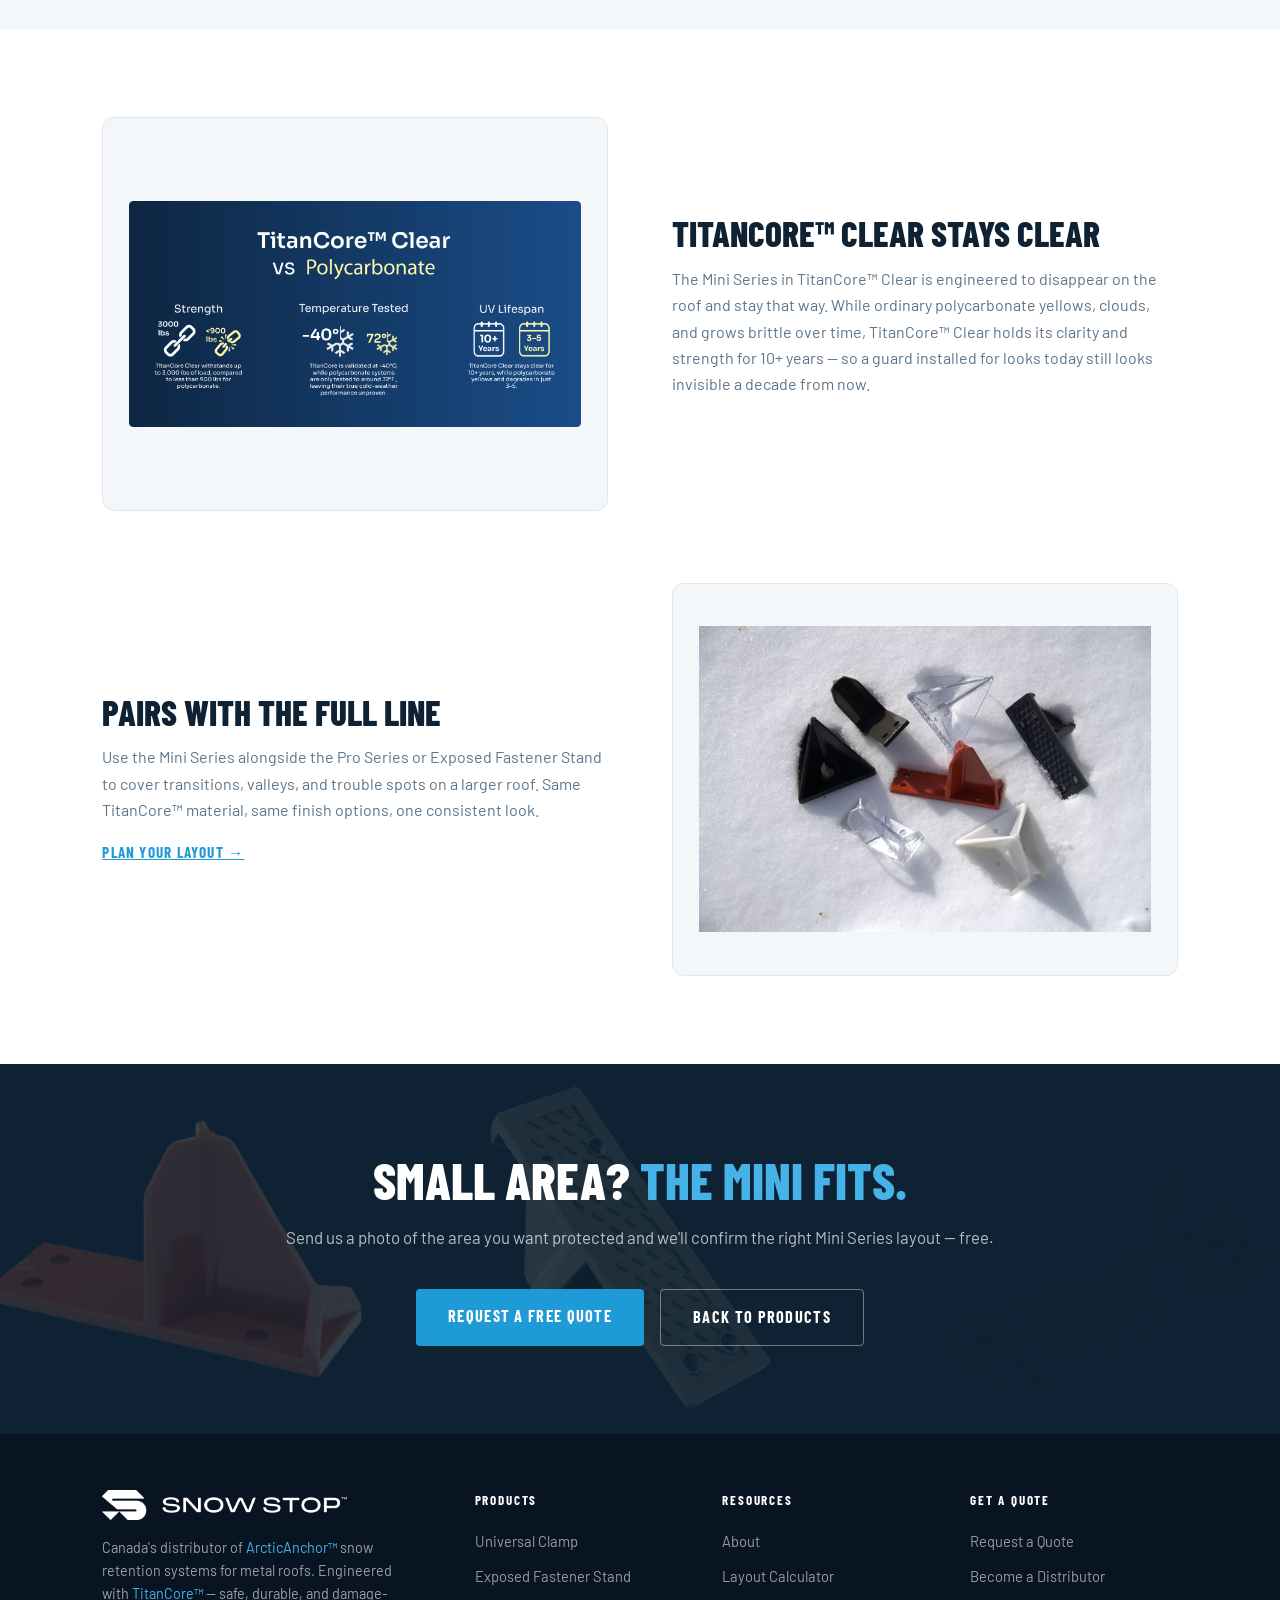
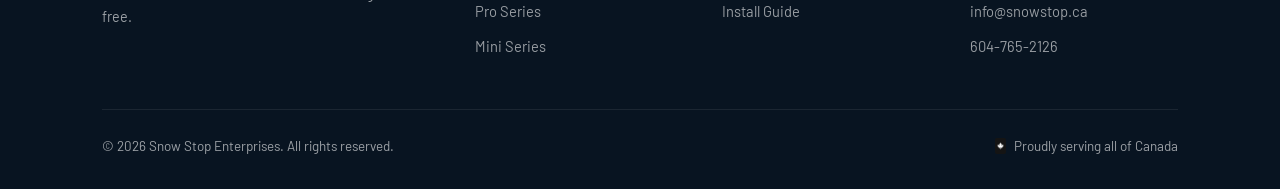
<file: SnowStop Website Redesign (5)/snowstop-site/mini-series.html>
<!DOCTYPE html>
<html lang="en-CA">
<head>
<meta charset="UTF-8" />
<meta name="viewport" content="width=device-width, initial-scale=1.0" />
<link rel="icon" type="image/png" href="uploads/SnowStop_Favicon.png" />
<title>Mini Series — Compact Snow Guard for Small Roof Areas | Snow Stop</title>
<meta name="description" content="The Snow Stop Mini Series is a low-profile snow guard for dormers, bump-outs, entryways, and smaller roof areas. Engineered with TitanCore™ and easy to install. Available across Canada." />
<link rel="canonical" href="https://www.snowstop.ca/mini-series.html" />
<!-- seo:injected -->
<meta name="robots" content="index, follow, max-image-preview:large, max-snippet:-1, max-video-preview:-1" />
<meta name="author" content="Snow Stop Enterprises" />
<meta name="publisher" content="Snow Stop Enterprises" />
<meta name="theme-color" content="#1e9ad6" />
<meta name="geo.region" content="CA" />
<meta name="geo.placename" content="Canada" />
<meta property="og:site_name" content="Snow Stop" />
<meta property="og:locale" content="en_CA" />
<meta property="og:type" content="website" />
<meta property="og:title" content="Mini Series — Compact Snow Guard for Small Roof Areas | Snow Stop" />
<meta property="og:description" content="The Snow Stop Mini Series is a low-profile snow guard for dormers, bump-outs, entryways, and smaller roof areas. Engineered with TitanCore™ and easy to install. Available across Canada." />
<meta property="og:url" content="https://www.snowstop.ca/mini-series.html" />
<meta property="og:image" content="https://www.snowstop.ca/uploads/MINI%20Hero%20pic-7de76ea0.jpg" />
<meta property="og:image:alt" content="Mini Series — Compact Snow Guard for Small Roof Areas | Snow Stop" />
<meta name="twitter:card" content="summary_large_image" />
<meta name="twitter:title" content="Mini Series — Compact Snow Guard for Small Roof Areas | Snow Stop" />
<meta name="twitter:description" content="The Snow Stop Mini Series is a low-profile snow guard for dormers, bump-outs, entryways, and smaller roof areas. Engineered with TitanCore™ and easy to install. Available across Canada." />
<meta name="twitter:image" content="https://www.snowstop.ca/uploads/MINI%20Hero%20pic-7de76ea0.jpg" />
<link rel="preconnect" href="https://fonts.googleapis.com" />
<link rel="preconnect" href="https://fonts.gstatic.com" crossorigin />
<link href="https://fonts.googleapis.com/css2?family=Barlow+Condensed:wght@500;600;700;800&family=Barlow:wght@300;400;500;600&display=swap" rel="stylesheet" />
<link rel="stylesheet" href="site.css" />
<script type="application/ld+json">
{
  "@context": "https://schema.org",
  "@graph": [
    {
      "@type": "WebSite",
      "@id": "https://www.snowstop.ca/#website",
      "url": "https://www.snowstop.ca/",
      "name": "Snow Stop",
      "publisher": {
        "@id": "https://www.snowstop.ca/#organization"
      }
    },
    {
      "@type": "WebPage",
      "@id": "https://www.snowstop.ca/mini-series.html#webpage",
      "url": "https://www.snowstop.ca/mini-series.html",
      "name": "Mini Series — Compact Snow Guard for Small Roof Areas | Snow Stop",
      "description": "The Snow Stop Mini Series is a low-profile snow guard for dormers, bump-outs, entryways, and smaller roof areas. Engineered with TitanCore™ and easy to install. Available across Canada.",
      "isPartOf": {
        "@id": "https://www.snowstop.ca/#website"
      },
      "inLanguage": "en-CA",
      "publisher": {
        "@id": "https://www.snowstop.ca/#organization"
      }
    },
    {
      "@type": "BreadcrumbList",
      "itemListElement": [
        {
          "@type": "ListItem",
          "position": 1,
          "name": "Home",
          "item": "https://www.snowstop.ca/"
        },
        {
          "@type": "ListItem",
          "position": 2,
          "name": "Products",
          "item": "https://www.snowstop.ca/products.html"
        },
        {
          "@type": "ListItem",
          "position": 3,
          "name": "Mini Series",
          "item": "https://www.snowstop.ca/mini-series.html"
        }
      ]
    },
    {
      "@type": "Product",
      "name": "ArcticAnchor™ Mini Series Snow Guard",
      "description": "Compact, low-profile snow guard for dormers, bump-outs, entryways, and smaller roof areas. Available in TitanCore™ Clear and Black.",
      "image": "https://www.snowstop.ca/uploads/MINI%20Hero%20pic-7de76ea0.jpg",
      "url": "https://www.snowstop.ca/mini-series.html",
      "category": "Snow Guard",
      "material": "TitanCore™ high-performance polymer",
      "brand": {
        "@type": "Brand",
        "name": "ArcticAnchor"
      },
      "manufacturer": {
        "@type": "Organization",
        "name": "ArcticAnchor"
      },
      "offers": {
        "@type": "Offer",
        "availability": "https://schema.org/InStock",
        "priceCurrency": "CAD",
        "url": "https://www.snowstop.ca/mini-series.html",
        "areaServed": {
          "@type": "Country",
          "name": "Canada"
        },
        "seller": {
          "@id": "https://www.snowstop.ca/#organization"
        }
      }
    },
    {
      "@type": "Organization",
      "@id": "https://www.snowstop.ca/#organization",
      "name": "Snow Stop Enterprises",
      "alternateName": "Snow Stop",
      "url": "https://www.snowstop.ca/",
      "logo": {
        "@type": "ImageObject",
        "url": "https://www.snowstop.ca/uploads/SnowStop_Favicon.png"
      },
      "image": "https://www.snowstop.ca/uploads/SnowStop_Favicon.png",
      "description": "Canada's exclusive distributor of ArcticAnchor™ snow retention systems for metal roofs, engineered with TitanCore™.",
      "email": "info@snowstop.ca",
      "telephone": "+1-604-765-2126",
      "areaServed": {
        "@type": "Country",
        "name": "Canada"
      },
      "contactPoint": {
        "@type": "ContactPoint",
        "telephone": "+1-604-765-2126",
        "email": "info@snowstop.ca",
        "contactType": "sales",
        "areaServed": "CA",
        "availableLanguage": [
          "English",
          "French"
        ]
      }
    }
  ]
}
</script>
</head>
<body>

<!-- NAV -->
<nav>
  <a class="nav-logo" href="index.html"><img src="uploads/SnowStop-HorizontalLogo-RGB-White.png" alt="Snow Stop" /></a>
  <ul class="nav-links" id="navLinks">
    <li><a href="index.html">Home</a></li>
    <li class="has-sub">
      <a href="products.html" class="active">Products <span class="caret"></span></a>
      <ul class="submenu">
        <li><a href="universal-clamp.html">Universal Clamp</a></li>
        <li><a href="exposed-fastener-stand.html">Exposed Fastener Stand</a></li>
        <li><a href="pro-series.html">Pro Series</a></li>
        <li><a href="mini-series.html">Mini Series</a></li>
      </ul>
    </li>
    <li class="has-sub">
      <a href="about.html">Resources <span class="caret"></span></a>
      <ul class="submenu">
        <li><a href="about.html">About</a></li>
        <li><a href="layout-calculator.html">Layout Calculator</a></li>
        <li><a href="install-guide.html">Install Guide</a></li>
      </ul>
    </li>
    <li class="has-sub quote-li">
      <a href="request-a-quote.html" class="nav-cta">Get a Quote <span class="caret"></span></a>
      <ul class="submenu">
        <li><a href="request-a-quote.html">Request a Quote</a></li>
        <li><a href="become-a-distributor.html">Become a Distributor</a></li>
      </ul>
    </li>
  </ul>
  <button class="hamburger" id="hamburger" aria-label="Toggle menu" aria-expanded="false"><span></span><span></span><span></span></button>
</nav>

<!-- PRODUCT INTRO -->
<section>
  <div class="breadcrumb" style="color:var(--blue);margin-bottom:1.4rem;"><a href="index.html" style="color:var(--muted);">Home</a><span style="color:var(--line);">/</span><a href="products.html" style="color:var(--muted);">Products</a><span style="color:var(--line);">/</span>Mini Series</div>
  <div class="prod-intro">
    <div>
      <div class="prod-gallery"><img id="mainImg" src="uploads/MINI Hero pic-7de76ea0.jpg" alt="Mini Series snow guards holding snow on a green metal roof" /></div>
      <div class="prod-thumbs" style="flex-wrap:wrap;">
        <div class="prod-thumb active" data-img="uploads/MINI Hero pic-7de76ea0.jpg"><img src="uploads/MINI Hero pic-7de76ea0.jpg" alt="" /></div>
        <div class="prod-thumb" data-img="uploads/Mini Series Black 1-4cb93491.jpg"><img src="uploads/Mini Series Black 1-4cb93491.jpg" alt="" /></div>
        <div class="prod-thumb" data-img="uploads/Mini Series Black 2-6e41cafb.jpg"><img src="uploads/Mini Series Black 2-6e41cafb.jpg" alt="" /></div>
        <div class="prod-thumb" data-img="uploads/Mini Series Black 3-2e3482c4.jpg"><img src="uploads/Mini Series Black 3-2e3482c4.jpg" alt="" /></div>
        <div class="prod-thumb" data-img="uploads/Mini Series Black 4-d17d5b13.jpg"><img src="uploads/Mini Series Black 4-d17d5b13.jpg" alt="" /></div>
        <div class="prod-thumb" data-img="uploads/Mini Series Clear-fdc956bc.png"><img src="uploads/Mini Series Clear-fdc956bc.png" alt="" /></div>
      </div>
    </div>
    <div class="prod-copy">
      <p class="section-label">Compact · Low Profile</p>
      <h1 class="section-title">Mini Series</h1>
      <p>Not every roof needs a full rail run. The Mini Series is a compact, low-profile guard for dormers, bump-outs, entryways, and smaller roof areas — the same TitanCore™ strength in a smaller footprint.</p>
      <ul class="checklist">
        <li>Ideal for dormers, porches, and short panel runs</li>
        <li>Low-profile look that blends into the roof line</li>
        <li>TitanCore™ polymer — strong and cold-rated</li>
        <li>Available in Clear and Black finishes</li>
      </ul>
      <div class="btn-group" style="margin-top:1.6rem;"><a href="request-a-quote.html" class="btn-primary">Request a Quote</a><a href="install-guide.html" class="btn-blue-outline btn-secondary">View Install Guide</a></div>
    </div>
  </div>
</section>

<!-- SPECS -->
<section class="specs">
  <p class="section-label">Specifications</p>
  <h2 class="section-title">Technical details</h2>
  <div style="display:grid;grid-template-columns:1fr 1fr;gap:3rem;align-items:start;">
    <table class="spec-table">
      <tr><th>Roof type</th><td>Exposed fastener / through-fastened</td></tr>
      <tr><th>Use case</th><td>Dormers, bump-outs, small roof areas</td></tr>
      <tr><th>Profile</th><td>Low-profile, compact footprint</td></tr>
      <tr><th>Core material</th><td>TitanCore™ high-performance polymer</td></tr>
      <tr><th>Cold rating</th><td>Validated to −30°C</td></tr>
      <tr><th>UV stability</th><td>10+ years</td></tr>
      <tr><th>Finish options</th><td>Clear / Black</td></tr>
    </table>
    <div class="frow-img contain" style="min-height:340px;"><img src="uploads/Mini Series Clear-fdc956bc.png" alt="Mini Series snow guard detail" /></div>
  </div>
</section>

<!-- FEATURES -->
<section>
  <div class="frow">
    <div class="frow-img contain"><img src="uploads/Titancore vs Polycarbonate Infographic 2.png" alt="TitanCore Clear vs polycarbonate — strength, temperature, and UV lifespan comparison" /></div>
    <div class="frow-text">
      <h3>TitanCore™ Clear stays clear</h3>
      <p>The Mini Series in TitanCore™ Clear is engineered to disappear on the roof and stay that way. While ordinary polycarbonate yellows, clouds, and grows brittle over time, TitanCore™ Clear holds its clarity and strength for 10+ years — so a guard installed for looks today still looks invisible a decade from now.</p>
    </div>
  </div>
  <div class="frow rev">
    <div class="frow-img contain"><img src="uploads/Pro Mini Hero.jpg" alt="Pro and Mini side by side" /></div>
    <div class="frow-text">
      <h3>Pairs with the full line</h3>
      <p>Use the Mini Series alongside the Pro Series or Exposed Fastener Stand to cover transitions, valleys, and trouble spots on a larger roof. Same TitanCore™ material, same finish options, one consistent look.</p>
      <a href="layout-calculator.html" class="product-link" style="font-size:0.95rem;">Plan your layout →</a>
    </div>
  </div>
</section>

<!-- CTA -->
<section class="cta">
  <div class="cta-bg" style="background-image:url('uploads/Mini Series Hero Image 1.png');"></div>
  <div class="cta-inner">
    <h2>Small area? <span>The Mini fits.</span></h2>
    <p>Send us a photo of the area you want protected and we'll confirm the right Mini Series layout — free.</p>
    <div class="btn-group"><a href="request-a-quote.html" class="btn-primary">Request a Free Quote</a><a href="products.html" class="btn-secondary">Back to Products</a></div>
  </div>
</section>

<!-- FOOTER -->
<footer>
  <div class="footer-inner">
    <div class="footer-brand">
      <img src="uploads/SnowStop-HorizontalLogo-RGB-White.png" alt="Snow Stop" />
      <p>Canada's distributor of <a href="https://www.arcticanchors.com/" target="_blank" rel="noopener" style="color:var(--blue-bright);text-decoration:none;">ArcticAnchor™</a> snow retention systems for metal roofs. Engineered with <a href="https://www.titancore.ca/" target="_blank" rel="noopener" style="color:var(--blue-bright);text-decoration:none;">TitanCore™</a> — safe, durable, and damage-free.</p>
    </div>
    <div class="footer-col"><h4>Products</h4><ul>
      <li><a href="universal-clamp.html">Universal Clamp</a></li>
      <li><a href="exposed-fastener-stand.html">Exposed Fastener Stand</a></li>
      <li><a href="pro-series.html">Pro Series</a></li>
      <li><a href="mini-series.html">Mini Series</a></li>
    </ul></div>
    <div class="footer-col"><h4>Resources</h4><ul>
      <li><a href="about.html">About</a></li>
      <li><a href="layout-calculator.html">Layout Calculator</a></li>
      <li><a href="install-guide.html">Install Guide</a></li>
    </ul></div>
    <div class="footer-col"><h4>Get a Quote</h4><ul>
      <li><a href="request-a-quote.html">Request a Quote</a></li>
      <li><a href="become-a-distributor.html">Become a Distributor</a></li>
      <li><a href="mailto:info@snowstop.ca">info@snowstop.ca</a></li>
      <li><a href="tel:6047652126">604-765-2126</a></li>
    </ul></div>
  </div>
  <div class="footer-bottom">
    <span>© 2026 Snow Stop Enterprises. All rights reserved.</span>
    <span class="flag"><img src="uploads/Canadian Flag.jpg" alt="Canada" /> Proudly serving all of Canada</span>
  </div>
</footer>

<script>
  const hb=document.getElementById('hamburger'),nl=document.getElementById('navLinks');
  hb.addEventListener('click',()=>{const o=nl.classList.toggle('open');hb.setAttribute('aria-expanded',o);});
  document.querySelectorAll('.nav-links>li.has-sub>a').forEach(a=>{
    a.addEventListener('click',e=>{if(window.innerWidth<=960){e.preventDefault();a.parentElement.classList.toggle('open');}});
  });
  const main=document.getElementById('mainImg');
  document.querySelectorAll('.prod-thumb').forEach(t=>{
    t.addEventListener('click',()=>{
      document.querySelectorAll('.prod-thumb').forEach(x=>x.classList.remove('active'));
      t.classList.add('active');main.src=t.dataset.img;
    });
  });
</script>
</body>
</html>
</file>
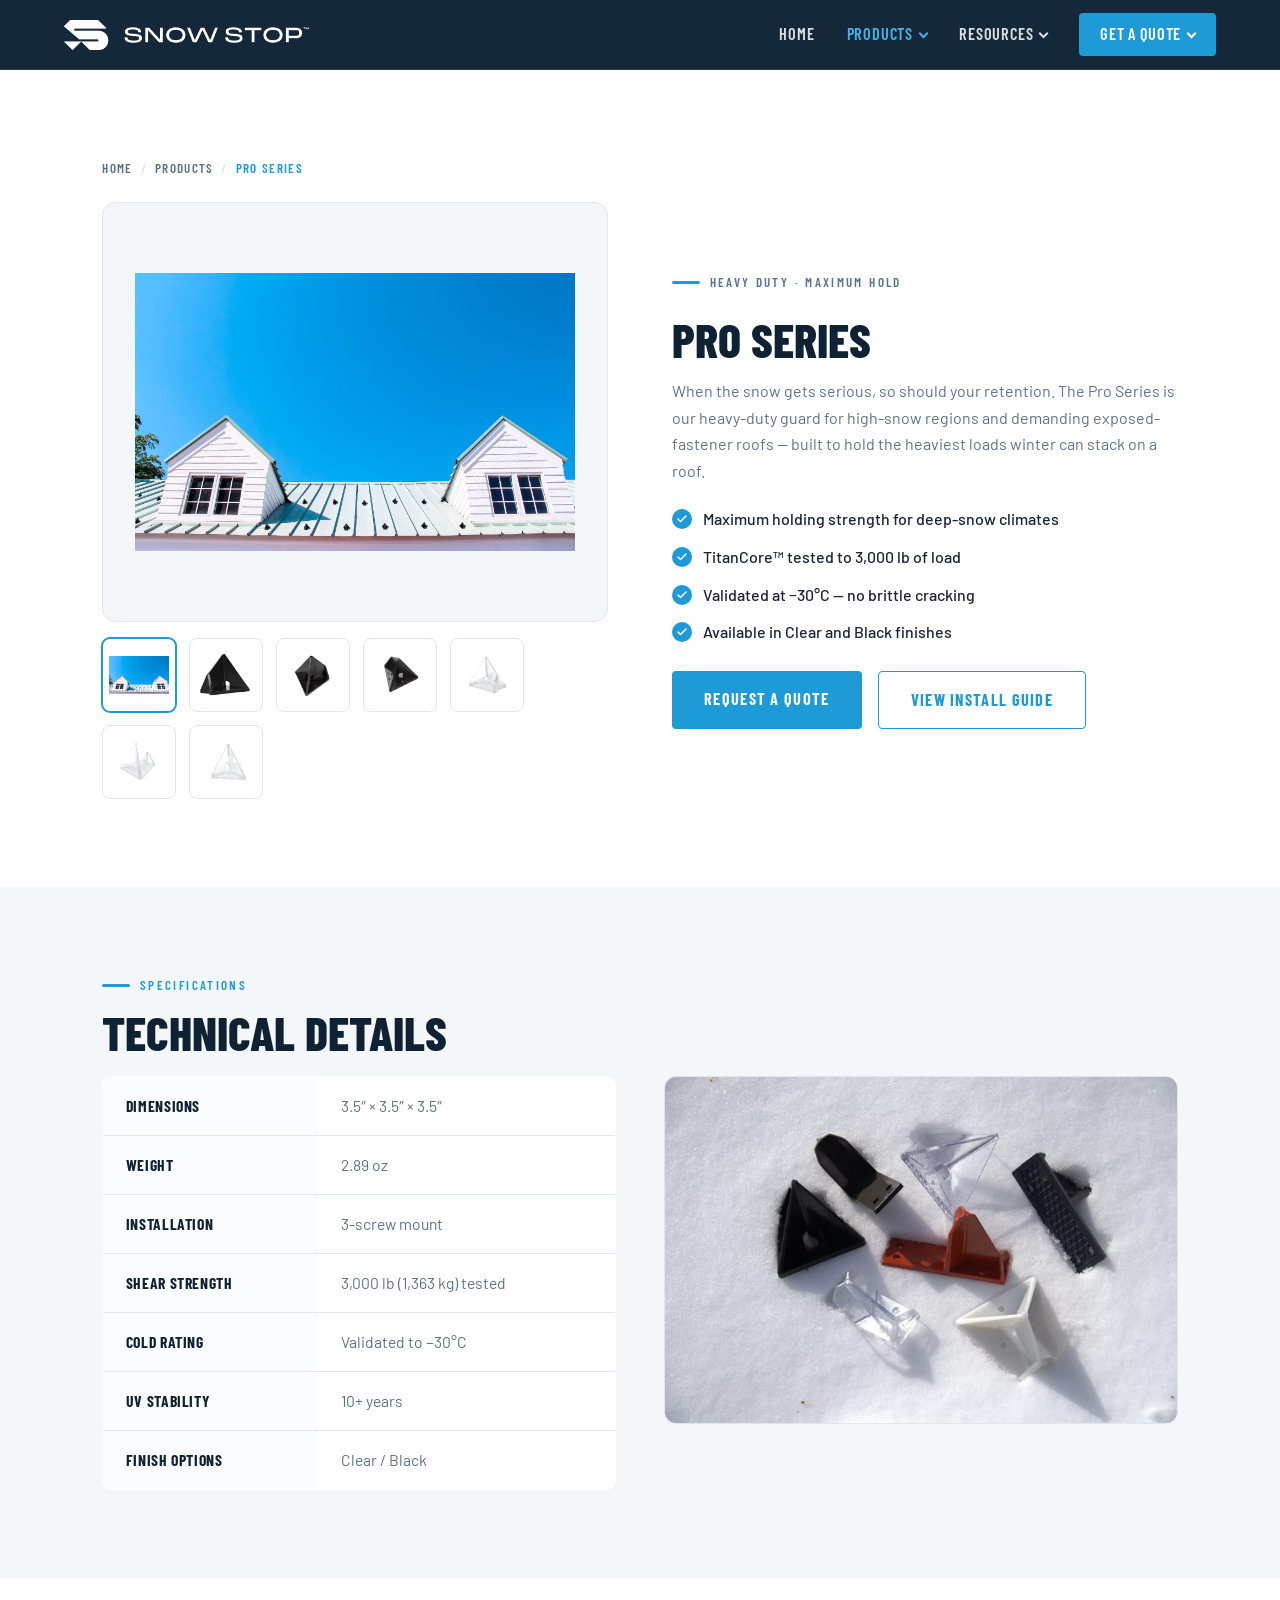
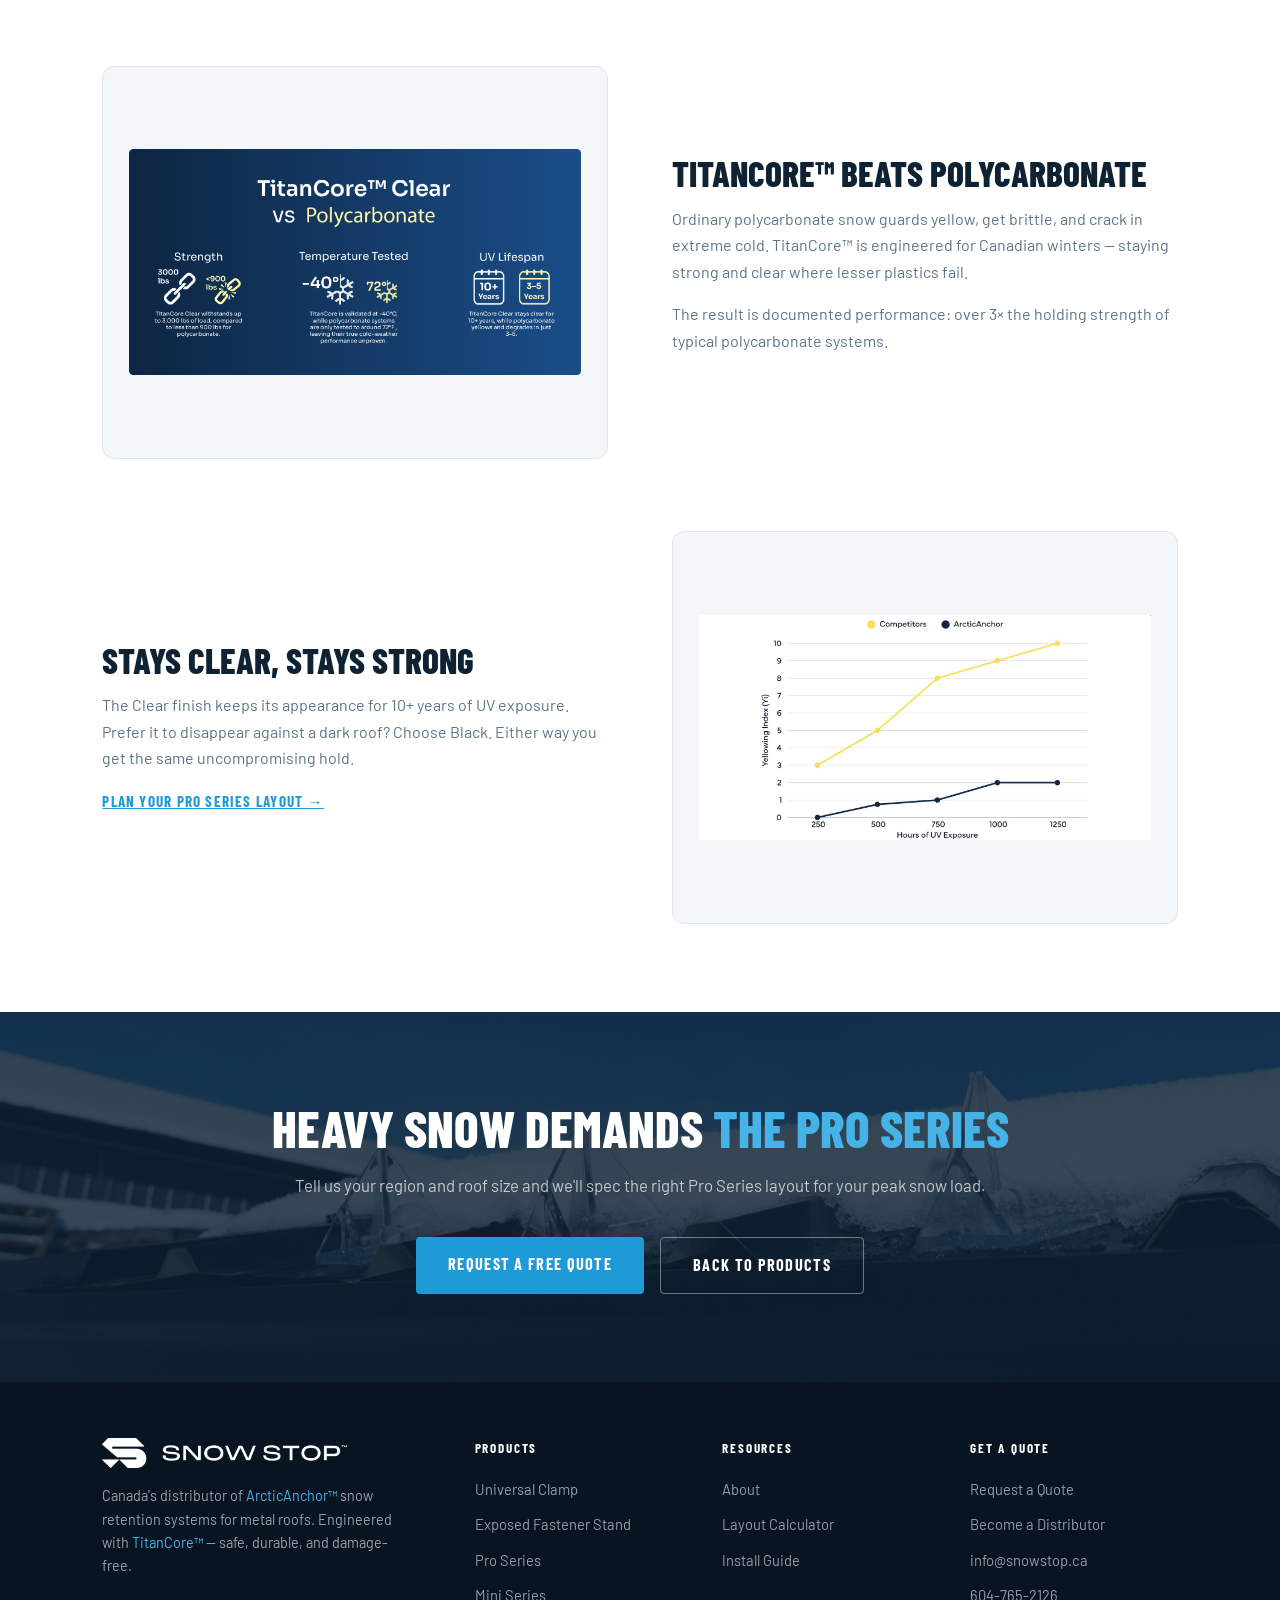
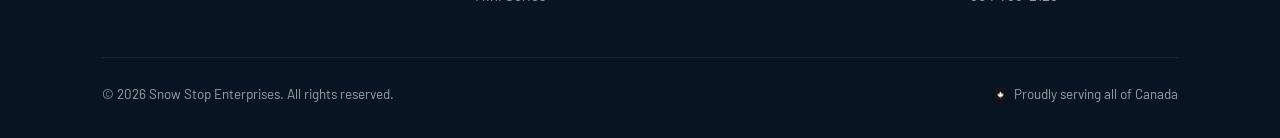
<file: SnowStop Website Redesign (5)/snowstop-site/pro-series.html>
<!DOCTYPE html>
<html lang="en-CA">
<head>
<meta charset="UTF-8" />
<meta name="viewport" content="width=device-width, initial-scale=1.0" />
<link rel="icon" type="image/png" href="uploads/SnowStop_Favicon.png" />
<title>Pro Series — Heavy-Duty Snow Guard for High-Snow Roofs | Snow Stop</title>
<meta name="description" content="The Snow Stop Pro Series delivers maximum holding strength for high-snow regions and demanding exposed-fastener roofs. Engineered with TitanCore™, rated to 3,000 lb, validated to −30°C. Available across Canada." />
<link rel="canonical" href="https://www.snowstop.ca/pro-series.html" />
<!-- seo:injected -->
<meta name="robots" content="index, follow, max-image-preview:large, max-snippet:-1, max-video-preview:-1" />
<meta name="author" content="Snow Stop Enterprises" />
<meta name="publisher" content="Snow Stop Enterprises" />
<meta name="theme-color" content="#1e9ad6" />
<meta name="geo.region" content="CA" />
<meta name="geo.placename" content="Canada" />
<meta property="og:site_name" content="Snow Stop" />
<meta property="og:locale" content="en_CA" />
<meta property="og:type" content="website" />
<meta property="og:title" content="Pro Series — Heavy-Duty Snow Guard for High-Snow Roofs | Snow Stop" />
<meta property="og:description" content="The Snow Stop Pro Series delivers maximum holding strength for high-snow regions and demanding exposed-fastener roofs. Engineered with TitanCore™, rated to 3,000 lb, validated to −30°C. Available across Canada." />
<meta property="og:url" content="https://www.snowstop.ca/pro-series.html" />
<meta property="og:image" content="https://www.snowstop.ca/uploads/ArcticAnchor%20Hero%20Image%202.jpg" />
<meta property="og:image:alt" content="Pro Series — Heavy-Duty Snow Guard for High-Snow Roofs | Snow Stop" />
<meta name="twitter:card" content="summary_large_image" />
<meta name="twitter:title" content="Pro Series — Heavy-Duty Snow Guard for High-Snow Roofs | Snow Stop" />
<meta name="twitter:description" content="The Snow Stop Pro Series delivers maximum holding strength for high-snow regions and demanding exposed-fastener roofs. Engineered with TitanCore™, rated to 3,000 lb, validated to −30°C. Available across Canada." />
<meta name="twitter:image" content="https://www.snowstop.ca/uploads/ArcticAnchor%20Hero%20Image%202.jpg" />
<link rel="preconnect" href="https://fonts.googleapis.com" />
<link rel="preconnect" href="https://fonts.gstatic.com" crossorigin />
<link href="https://fonts.googleapis.com/css2?family=Barlow+Condensed:wght@500;600;700;800&family=Barlow:wght@300;400;500;600&display=swap" rel="stylesheet" />
<link rel="stylesheet" href="site.css" />
<script type="application/ld+json">
{
  "@context": "https://schema.org",
  "@graph": [
    {
      "@type": "WebSite",
      "@id": "https://www.snowstop.ca/#website",
      "url": "https://www.snowstop.ca/",
      "name": "Snow Stop",
      "publisher": {
        "@id": "https://www.snowstop.ca/#organization"
      }
    },
    {
      "@type": "WebPage",
      "@id": "https://www.snowstop.ca/pro-series.html#webpage",
      "url": "https://www.snowstop.ca/pro-series.html",
      "name": "Pro Series — Heavy-Duty Snow Guard for High-Snow Roofs | Snow Stop",
      "description": "The Snow Stop Pro Series delivers maximum holding strength for high-snow regions and demanding exposed-fastener roofs. Engineered with TitanCore™, rated to 3,000 lb, validated to −30°C. Available across Canada.",
      "isPartOf": {
        "@id": "https://www.snowstop.ca/#website"
      },
      "inLanguage": "en-CA",
      "publisher": {
        "@id": "https://www.snowstop.ca/#organization"
      }
    },
    {
      "@type": "BreadcrumbList",
      "itemListElement": [
        {
          "@type": "ListItem",
          "position": 1,
          "name": "Home",
          "item": "https://www.snowstop.ca/"
        },
        {
          "@type": "ListItem",
          "position": 2,
          "name": "Products",
          "item": "https://www.snowstop.ca/products.html"
        },
        {
          "@type": "ListItem",
          "position": 3,
          "name": "Pro Series",
          "item": "https://www.snowstop.ca/pro-series.html"
        }
      ]
    },
    {
      "@type": "Product",
      "name": "ArcticAnchor™ Pro Series Snow Guard",
      "description": "Heavy-duty snow guard for high-snow regions and demanding exposed-fastener roofs. Shear strength rated to 3,000 lb (1,363 kg). Engineered with TitanCore™ polymer.",
      "image": "https://www.snowstop.ca/uploads/ArcticAnchor%20Hero%20Image%202.jpg",
      "url": "https://www.snowstop.ca/pro-series.html",
      "category": "Snow Guard",
      "material": "TitanCore™ high-performance polymer",
      "brand": {
        "@type": "Brand",
        "name": "ArcticAnchor"
      },
      "manufacturer": {
        "@type": "Organization",
        "name": "ArcticAnchor"
      },
      "offers": {
        "@type": "Offer",
        "availability": "https://schema.org/InStock",
        "priceCurrency": "CAD",
        "url": "https://www.snowstop.ca/pro-series.html",
        "areaServed": {
          "@type": "Country",
          "name": "Canada"
        },
        "seller": {
          "@id": "https://www.snowstop.ca/#organization"
        }
      }
    },
    {
      "@type": "Organization",
      "@id": "https://www.snowstop.ca/#organization",
      "name": "Snow Stop Enterprises",
      "alternateName": "Snow Stop",
      "url": "https://www.snowstop.ca/",
      "logo": {
        "@type": "ImageObject",
        "url": "https://www.snowstop.ca/uploads/SnowStop_Favicon.png"
      },
      "image": "https://www.snowstop.ca/uploads/SnowStop_Favicon.png",
      "description": "Canada's exclusive distributor of ArcticAnchor™ snow retention systems for metal roofs, engineered with TitanCore™.",
      "email": "info@snowstop.ca",
      "telephone": "+1-604-765-2126",
      "areaServed": {
        "@type": "Country",
        "name": "Canada"
      },
      "contactPoint": {
        "@type": "ContactPoint",
        "telephone": "+1-604-765-2126",
        "email": "info@snowstop.ca",
        "contactType": "sales",
        "areaServed": "CA",
        "availableLanguage": [
          "English",
          "French"
        ]
      }
    }
  ]
}
</script>
</head>
<body>

<!-- NAV -->
<nav>
  <a class="nav-logo" href="index.html"><img src="uploads/SnowStop-HorizontalLogo-RGB-White.png" alt="Snow Stop" /></a>
  <ul class="nav-links" id="navLinks">
    <li><a href="index.html">Home</a></li>
    <li class="has-sub">
      <a href="products.html" class="active">Products <span class="caret"></span></a>
      <ul class="submenu">
        <li><a href="universal-clamp.html">Universal Clamp</a></li>
        <li><a href="exposed-fastener-stand.html">Exposed Fastener Stand</a></li>
        <li><a href="pro-series.html">Pro Series</a></li>
        <li><a href="mini-series.html">Mini Series</a></li>
      </ul>
    </li>
    <li class="has-sub">
      <a href="about.html">Resources <span class="caret"></span></a>
      <ul class="submenu">
        <li><a href="about.html">About</a></li>
        <li><a href="layout-calculator.html">Layout Calculator</a></li>
        <li><a href="install-guide.html">Install Guide</a></li>
      </ul>
    </li>
    <li class="has-sub quote-li">
      <a href="request-a-quote.html" class="nav-cta">Get a Quote <span class="caret"></span></a>
      <ul class="submenu">
        <li><a href="request-a-quote.html">Request a Quote</a></li>
        <li><a href="become-a-distributor.html">Become a Distributor</a></li>
      </ul>
    </li>
  </ul>
  <button class="hamburger" id="hamburger" aria-label="Toggle menu" aria-expanded="false"><span></span><span></span><span></span></button>
</nav>

<!-- PRODUCT INTRO -->
<section>
  <div class="breadcrumb" style="color:var(--blue);margin-bottom:1.4rem;"><a href="index.html" style="color:var(--muted);">Home</a><span style="color:var(--line);">/</span><a href="products.html" style="color:var(--muted);">Products</a><span style="color:var(--line);">/</span>Pro Series</div>
  <div class="prod-intro">
    <div>
      <div class="prod-gallery"><img id="mainImg" src="uploads/ArcticAnchor Hero Image 2.jpg" alt="Pro Series snow guards on a standing-seam metal roof with dormers" /></div>
      <div class="prod-thumbs" style="flex-wrap:wrap;">
        <div class="prod-thumb active" data-img="uploads/ArcticAnchor Hero Image 2.jpg"><img src="uploads/ArcticAnchor Hero Image 2.jpg" alt="" /></div>
        <div class="prod-thumb" data-img="uploads/Pro Series Black 1.png"><img src="uploads/Pro Series Black 1.png" alt="" /></div>
        <div class="prod-thumb" data-img="uploads/Pro Series Black 2.png"><img src="uploads/Pro Series Black 2.png" alt="" /></div>
        <div class="prod-thumb" data-img="uploads/Pro Series Black 3.png"><img src="uploads/Pro Series Black 3.png" alt="" /></div>
        <div class="prod-thumb" data-img="uploads/Pro Series Clear-ce2e51bb.png"><img src="uploads/Pro Series Clear-ce2e51bb.png" alt="" /></div>
        <div class="prod-thumb" data-img="uploads/Pro Series Hero Banner 1.png"><img src="uploads/Pro Series Hero Banner 1.png" alt="" /></div>
        <div class="prod-thumb" data-img="uploads/Pro Series Hero Banner 2.png"><img src="uploads/Pro Series Hero Banner 2.png" alt="" /></div>
      </div>
    </div>
    <div class="prod-copy">
      <p class="section-label">Heavy Duty · Maximum Hold</p>
      <h1 class="section-title">Pro Series</h1>
      <p>When the snow gets serious, so should your retention. The Pro Series is our heavy-duty guard for high-snow regions and demanding exposed-fastener roofs — built to hold the heaviest loads winter can stack on a roof.</p>
      <ul class="checklist">
        <li>Maximum holding strength for deep-snow climates</li>
        <li>TitanCore™ tested to 3,000 lb of load</li>
        <li>Validated at −30°C — no brittle cracking</li>
        <li>Available in Clear and Black finishes</li>
      </ul>
      <div class="btn-group" style="margin-top:1.6rem;"><a href="request-a-quote.html" class="btn-primary">Request a Quote</a><a href="install-guide.html" class="btn-blue-outline btn-secondary">View Install Guide</a></div>
    </div>
  </div>
</section>

<!-- SPECS -->
<section class="specs">
  <p class="section-label">Specifications</p>
  <h2 class="section-title">Technical details</h2>
  <div style="display:grid;grid-template-columns:1fr 1fr;gap:3rem;align-items:start;">
    <table class="spec-table">
      <tr><th>Dimensions</th><td>3.5″ × 3.5″ × 3.5″</td></tr>
      <tr><th>Weight</th><td>2.89 oz</td></tr>
      <tr><th>Installation</th><td>3-screw mount</td></tr>
      <tr><th>Shear strength</th><td>3,000 lb (1,363 kg) tested</td></tr>
      <tr><th>Cold rating</th><td>Validated to −30°C</td></tr>
      <tr><th>UV stability</th><td>10+ years</td></tr>
      <tr><th>Finish options</th><td>Clear / Black</td></tr>
    </table>
    <div class="frow-img" style="min-height:340px;border-radius:12px;overflow:hidden;"><img src="uploads/Pro Mini Hero-f28d270b.jpg" alt="Pro Series and Mini Series snow guards in multiple colours on snow" style="width:100%;height:100%;object-fit:cover;min-height:340px;" /></div>
  </div>
</section>

<!-- FEATURES -->
<section>
  <div class="frow">
    <div class="frow-img contain"><img src="uploads/Titancore vs Polycarbonate Infographic 2.png" alt="TitanCore vs polycarbonate comparison — strength, temperature, and UV lifespan" /></div>
    <div class="frow-text">
      <h3>TitanCore™ beats polycarbonate</h3>
      <p>Ordinary polycarbonate snow guards yellow, get brittle, and crack in extreme cold. TitanCore™ is engineered for Canadian winters — staying strong and clear where lesser plastics fail.</p>
      <p>The result is documented performance: over 3× the holding strength of typical polycarbonate systems.</p>
    </div>
  </div>
  <div class="frow rev">
    <div class="frow-img contain"><img src="uploads/Clear Series UV Exposure.jpg" alt="UV exposure comparison" /></div>
    <div class="frow-text">
      <h3>Stays clear, stays strong</h3>
      <p>The Clear finish keeps its appearance for 10+ years of UV exposure. Prefer it to disappear against a dark roof? Choose Black. Either way you get the same uncompromising hold.</p>
      <a href="layout-calculator.html" class="product-link" style="font-size:0.95rem;">Plan your Pro Series layout →</a>
    </div>
  </div>
</section>

<!-- CTA -->
<section class="cta">
  <div class="cta-bg" style="background-image: url(&#39;uploads/Pro Hero Pic-72438b0a.jpg&#39;); background-position: center bottom; padding: 20px 0px 0px"></div>
  <div class="cta-inner">
    <h2>Heavy snow demands <span>the Pro Series</span></h2>
    <p>Tell us your region and roof size and we'll spec the right Pro Series layout for your peak snow load.</p>
    <div class="btn-group"><a href="request-a-quote.html" class="btn-primary">Request a Free Quote</a><a href="products.html" class="btn-secondary">Back to Products</a></div>
  </div>
</section>

<!-- FOOTER -->
<footer>
  <div class="footer-inner">
    <div class="footer-brand">
      <img src="uploads/SnowStop-HorizontalLogo-RGB-White.png" alt="Snow Stop" />
      <p>Canada's distributor of <a href="https://www.arcticanchors.com/" target="_blank" rel="noopener" style="color:var(--blue-bright);text-decoration:none;">ArcticAnchor™</a> snow retention systems for metal roofs. Engineered with <a href="https://www.titancore.ca/" target="_blank" rel="noopener" style="color:var(--blue-bright);text-decoration:none;">TitanCore™</a> — safe, durable, and damage-free.</p>
    </div>
    <div class="footer-col"><h4>Products</h4><ul>
      <li><a href="universal-clamp.html">Universal Clamp</a></li>
      <li><a href="exposed-fastener-stand.html">Exposed Fastener Stand</a></li>
      <li><a href="pro-series.html">Pro Series</a></li>
      <li><a href="mini-series.html">Mini Series</a></li>
    </ul></div>
    <div class="footer-col"><h4>Resources</h4><ul>
      <li><a href="about.html">About</a></li>
      <li><a href="layout-calculator.html">Layout Calculator</a></li>
      <li><a href="install-guide.html">Install Guide</a></li>
    </ul></div>
    <div class="footer-col"><h4>Get a Quote</h4><ul>
      <li><a href="request-a-quote.html">Request a Quote</a></li>
      <li><a href="become-a-distributor.html">Become a Distributor</a></li>
      <li><a href="mailto:info@snowstop.ca">info@snowstop.ca</a></li>
      <li><a href="tel:6047652126">604-765-2126</a></li>
    </ul></div>
  </div>
  <div class="footer-bottom">
    <span>© 2026 Snow Stop Enterprises. All rights reserved.</span>
    <span class="flag"><img src="uploads/Canadian Flag.jpg" alt="Canada" /> Proudly serving all of Canada</span>
  </div>
</footer>

<script>
  const hb=document.getElementById('hamburger'),nl=document.getElementById('navLinks');
  hb.addEventListener('click',()=>{const o=nl.classList.toggle('open');hb.setAttribute('aria-expanded',o);});
  document.querySelectorAll('.nav-links>li.has-sub>a').forEach(a=>{
    a.addEventListener('click',e=>{if(window.innerWidth<=960){e.preventDefault();a.parentElement.classList.toggle('open');}});
  });
  const main=document.getElementById('mainImg');
  document.querySelectorAll('.prod-thumb').forEach(t=>{
    t.addEventListener('click',()=>{
      document.querySelectorAll('.prod-thumb').forEach(x=>x.classList.remove('active'));
      t.classList.add('active');main.src=t.dataset.img;
    });
  });
</script>
</body>
</html>
</file>
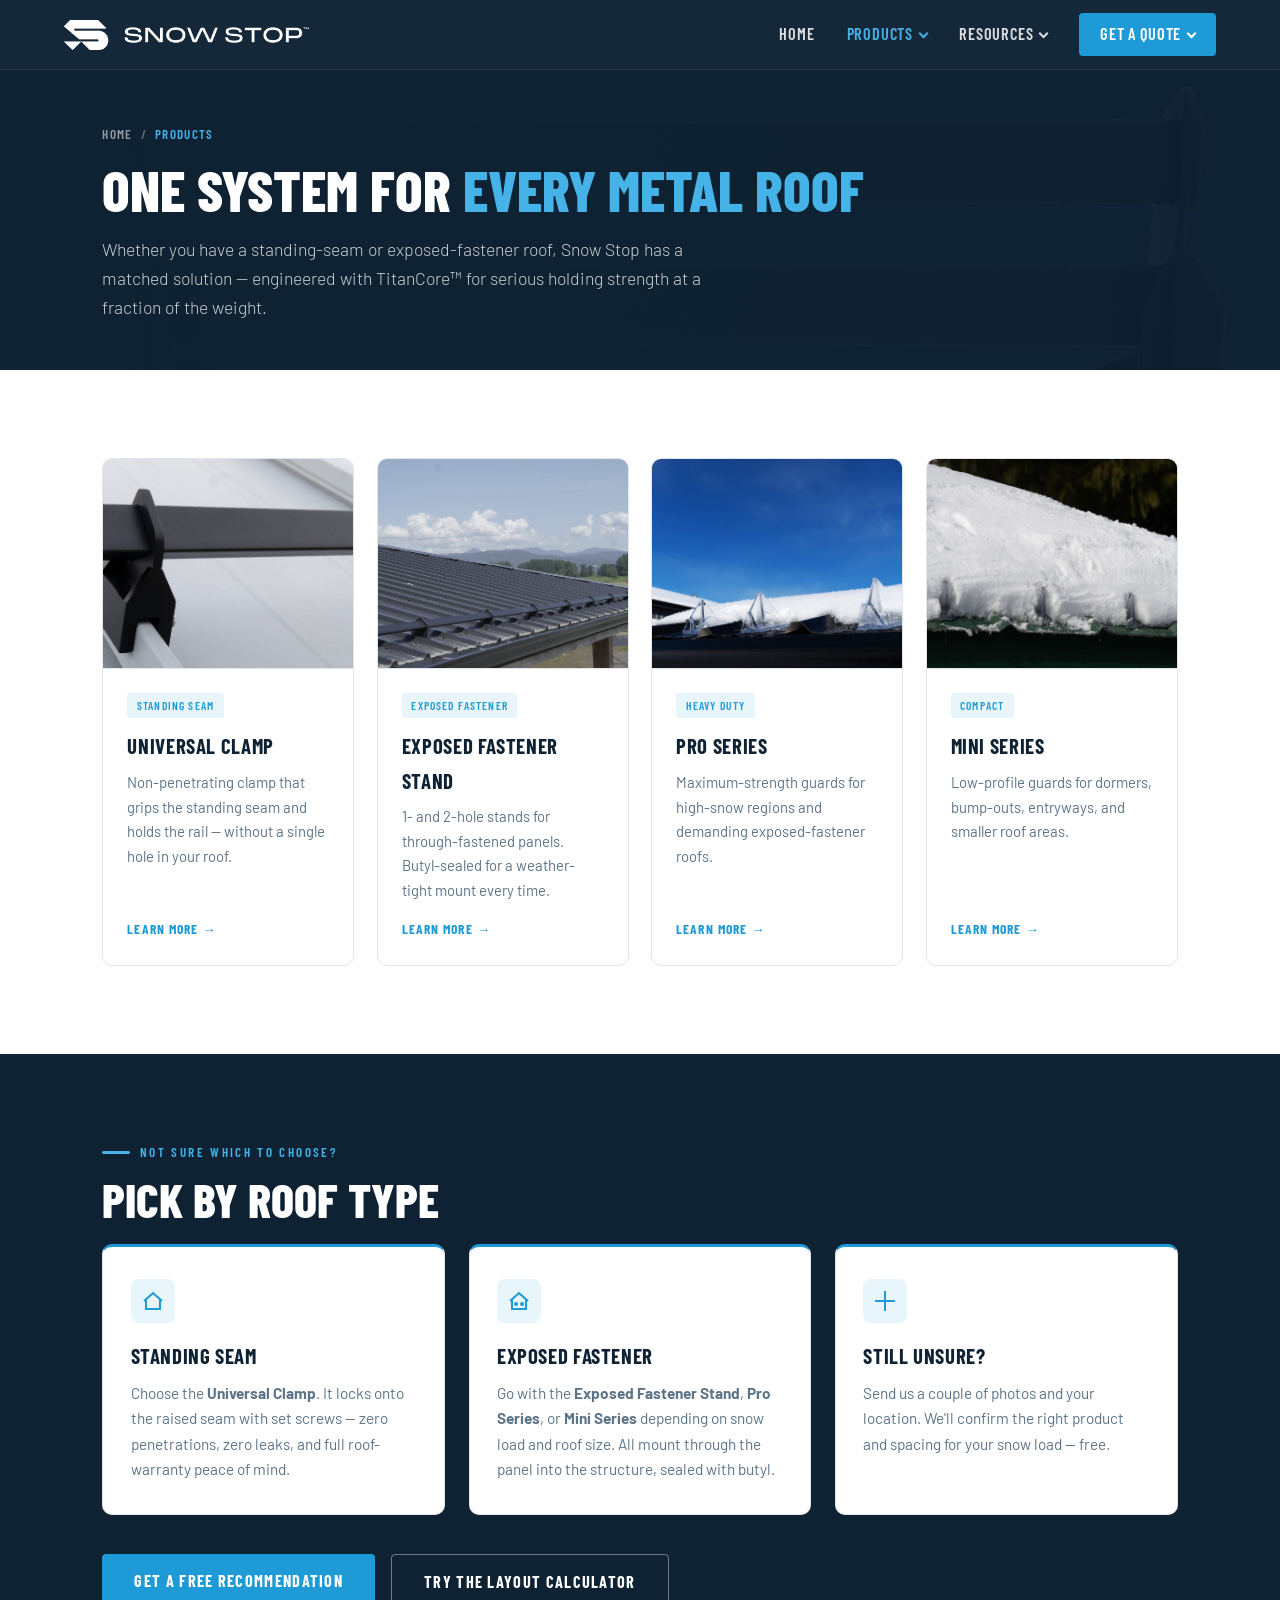
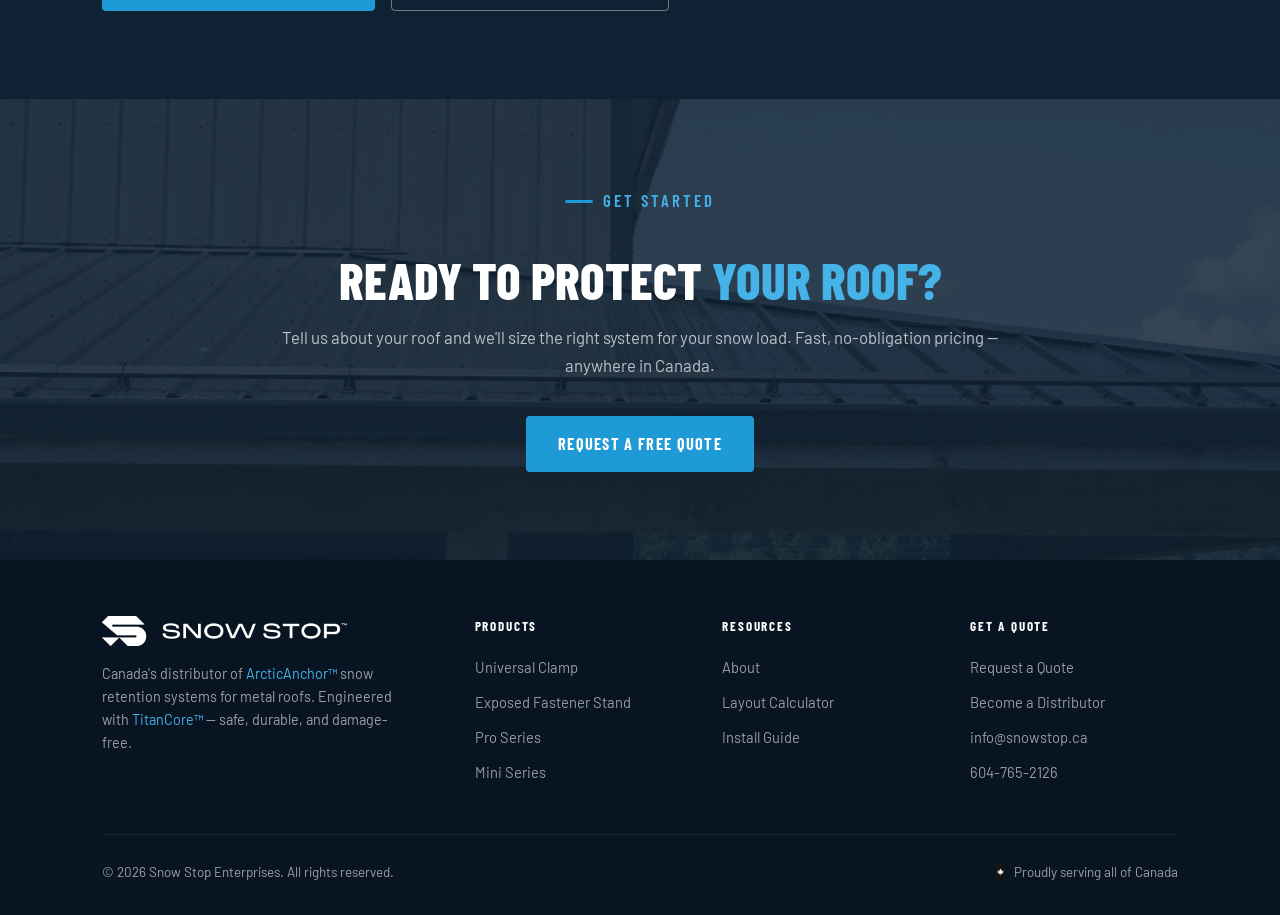
<file: SnowStop Website Redesign (5)/snowstop-site/products.html>
<!DOCTYPE html>
<html lang="en-CA">
<head>
<meta charset="UTF-8" />
<meta name="viewport" content="width=device-width, initial-scale=1.0" />
<link rel="icon" type="image/png" href="uploads/SnowStop_Favicon.png" />
<title>Snow Retention Products for Metal Roofs | Snow Stop Canada</title>
<meta name="description" content="Explore Snow Stop's full snow retention line for metal roofs: Universal Clamp for standing seam, Exposed Fastener Stand, Pro Series, and Mini Series. Engineered with TitanCore™. Shipped across Canada." />
<link rel="canonical" href="https://www.snowstop.ca/products.html" />
<!-- seo:injected -->
<meta name="robots" content="index, follow, max-image-preview:large, max-snippet:-1, max-video-preview:-1" />
<meta name="author" content="Snow Stop Enterprises" />
<meta name="publisher" content="Snow Stop Enterprises" />
<meta name="theme-color" content="#1e9ad6" />
<meta name="geo.region" content="CA" />
<meta name="geo.placename" content="Canada" />
<meta property="og:site_name" content="Snow Stop" />
<meta property="og:locale" content="en_CA" />
<meta property="og:type" content="website" />
<meta property="og:title" content="Snow Retention Products for Metal Roofs | Snow Stop Canada" />
<meta property="og:description" content="Explore Snow Stop's full snow retention line for metal roofs: Universal Clamp for standing seam, Exposed Fastener Stand, Pro Series, and Mini Series. Engineered with TitanCore™. Shipped across Canada." />
<meta property="og:url" content="https://www.snowstop.ca/products.html" />
<meta property="og:image" content="https://www.snowstop.ca/uploads/AA%20Expoed%20Fastener%20Rail%20and%20Stands%20Hero%20Image.png" />
<meta property="og:image:alt" content="Snow Retention Products for Metal Roofs | Snow Stop Canada" />
<meta name="twitter:card" content="summary_large_image" />
<meta name="twitter:title" content="Snow Retention Products for Metal Roofs | Snow Stop Canada" />
<meta name="twitter:description" content="Explore Snow Stop's full snow retention line for metal roofs: Universal Clamp for standing seam, Exposed Fastener Stand, Pro Series, and Mini Series. Engineered with TitanCore™. Shipped across Canada." />
<meta name="twitter:image" content="https://www.snowstop.ca/uploads/AA%20Expoed%20Fastener%20Rail%20and%20Stands%20Hero%20Image.png" />
<link rel="preconnect" href="https://fonts.googleapis.com" />
<link rel="preconnect" href="https://fonts.gstatic.com" crossorigin />
<link href="https://fonts.googleapis.com/css2?family=Barlow+Condensed:wght@500;600;700;800&family=Barlow:wght@300;400;500;600&display=swap" rel="stylesheet" />
<link rel="stylesheet" href="site.css" />
<style>
  /* Product card photos fill the frame */
  .product-img{padding:0;overflow:hidden;}
  .product-img img{width:100%;height:100%;max-height:none;object-fit:cover;}
</style>
<script type="application/ld+json">
{
  "@context": "https://schema.org",
  "@graph": [
    {
      "@type": "WebSite",
      "@id": "https://www.snowstop.ca/#website",
      "url": "https://www.snowstop.ca/",
      "name": "Snow Stop",
      "publisher": {
        "@id": "https://www.snowstop.ca/#organization"
      }
    },
    {
      "@type": "WebPage",
      "@id": "https://www.snowstop.ca/products.html#webpage",
      "url": "https://www.snowstop.ca/products.html",
      "name": "Snow Retention Products for Metal Roofs | Snow Stop Canada",
      "description": "Explore Snow Stop's full snow retention line for metal roofs: Universal Clamp for standing seam, Exposed Fastener Stand, Pro Series, and Mini Series. Engineered with TitanCore™. Shipped across Canada.",
      "isPartOf": {
        "@id": "https://www.snowstop.ca/#website"
      },
      "inLanguage": "en-CA",
      "publisher": {
        "@id": "https://www.snowstop.ca/#organization"
      }
    },
    {
      "@type": "BreadcrumbList",
      "itemListElement": [
        {
          "@type": "ListItem",
          "position": 1,
          "name": "Home",
          "item": "https://www.snowstop.ca/"
        },
        {
          "@type": "ListItem",
          "position": 2,
          "name": "Products",
          "item": "https://www.snowstop.ca/products.html"
        }
      ]
    },
    {
      "@type": "Organization",
      "@id": "https://www.snowstop.ca/#organization",
      "name": "Snow Stop Enterprises",
      "alternateName": "Snow Stop",
      "url": "https://www.snowstop.ca/",
      "logo": {
        "@type": "ImageObject",
        "url": "https://www.snowstop.ca/uploads/SnowStop_Favicon.png"
      },
      "image": "https://www.snowstop.ca/uploads/SnowStop_Favicon.png",
      "description": "Canada's exclusive distributor of ArcticAnchor™ snow retention systems for metal roofs, engineered with TitanCore™.",
      "email": "info@snowstop.ca",
      "telephone": "+1-604-765-2126",
      "areaServed": {
        "@type": "Country",
        "name": "Canada"
      },
      "contactPoint": {
        "@type": "ContactPoint",
        "telephone": "+1-604-765-2126",
        "email": "info@snowstop.ca",
        "contactType": "sales",
        "areaServed": "CA",
        "availableLanguage": [
          "English",
          "French"
        ]
      }
    }
  ]
}
</script>
</head>
<body>

<!-- NAV -->
<nav>
  <a class="nav-logo" href="index.html"><img src="uploads/SnowStop-HorizontalLogo-RGB-White.png" alt="Snow Stop" /></a>
  <ul class="nav-links" id="navLinks">
    <li><a href="index.html">Home</a></li>
    <li class="has-sub">
      <a href="products.html" class="active">Products <span class="caret"></span></a>
      <ul class="submenu">
        <li><a href="universal-clamp.html">Universal Clamp</a></li>
        <li><a href="exposed-fastener-stand.html">Exposed Fastener Stand</a></li>
        <li><a href="pro-series.html">Pro Series</a></li>
        <li><a href="mini-series.html">Mini Series</a></li>
      </ul>
    </li>
    <li class="has-sub">
      <a href="about.html">Resources <span class="caret"></span></a>
      <ul class="submenu">
        <li><a href="about.html">About</a></li>
        <li><a href="layout-calculator.html">Layout Calculator</a></li>
        <li><a href="install-guide.html">Install Guide</a></li>
      </ul>
    </li>
    <li class="has-sub quote-li">
      <a href="request-a-quote.html" class="nav-cta">Get a Quote <span class="caret"></span></a>
      <ul class="submenu">
        <li><a href="request-a-quote.html">Request a Quote</a></li>
        <li><a href="become-a-distributor.html">Become a Distributor</a></li>
      </ul>
    </li>
  </ul>
  <button class="hamburger" id="hamburger" aria-label="Toggle menu" aria-expanded="false"><span></span><span></span><span></span></button>
</nav>

<!-- PAGE HERO -->
<section class="page-hero">
  <div class="page-hero-bg" style="background-image:url('uploads/AA Expoed Fastener Rail and Stands Hero Image.png');"></div>
  <div class="page-hero-overlay"></div>
  <div class="page-hero-inner">
    <div class="breadcrumb"><a href="index.html">Home</a><span>/</span>Products</div>
    <h1>One system for <span>every metal roof</span></h1>
    <p>Whether you have a standing-seam or exposed-fastener roof, Snow Stop has a matched solution — engineered with TitanCore™ for serious holding strength at a fraction of the weight.</p>
  </div>
</section>

<!-- PRODUCT GRID -->
<section>
  <div class="product-grid">
    <a class="product-card" href="universal-clamp.html">
      <div class="product-img"><img src="uploads/U Clamp Hero Pic 2.jpg" alt="Universal Clamp" /></div>
      <div class="product-info">
        <span class="product-tag">Standing Seam</span>
        <div class="product-name">Universal Clamp</div>
        <div class="product-desc">Non-penetrating clamp that grips the standing seam and holds the rail — without a single hole in your roof.</div>
        <span class="product-link">Learn more →</span>
      </div>
    </a>
    <a class="product-card" href="exposed-fastener-stand.html">
      <div class="product-img"><img src="uploads/Exposed Fastener Hero 1.JPG" alt="Exposed Fastener Stand installed on a metal roof" /></div>
      <div class="product-info">
        <span class="product-tag">Exposed Fastener</span>
        <div class="product-name">Exposed Fastener Stand</div>
        <div class="product-desc">1- and 2-hole stands for through-fastened panels. Butyl-sealed for a weather-tight mount every time.</div>
        <span class="product-link">Learn more →</span>
      </div>
    </a>
    <a class="product-card" href="pro-series.html">
      <div class="product-img"><img src="uploads/Pro Hero Pic.jpg" alt="Pro Series" /></div>
      <div class="product-info">
        <span class="product-tag">Heavy Duty</span>
        <div class="product-name">Pro Series</div>
        <div class="product-desc">Maximum-strength guards for high-snow regions and demanding exposed-fastener roofs.</div>
        <span class="product-link">Learn more →</span>
      </div>
    </a>
    <a class="product-card" href="mini-series.html">
      <div class="product-img"><img src="uploads/MINI Hero pic.jpg" alt="Mini Series" /></div>
      <div class="product-info">
        <span class="product-tag">Compact</span>
        <div class="product-name">Mini Series</div>
        <div class="product-desc">Low-profile guards for dormers, bump-outs, entryways, and smaller roof areas.</div>
        <span class="product-link">Learn more →</span>
      </div>
    </a>
  </div>
</section>

<!-- WHICH SYSTEM -->
<section class="dark">
  <p class="section-label">Not sure which to choose?</p>
  <h2 class="section-title">Pick by roof type</h2>
  <div class="feat-grid">
    <div class="feat-card">
      <div class="feat-ico"><svg viewBox="0 0 24 24"><path d="M3 12l9-8 9 8"/><path d="M5 10v10h14V10"/></svg></div>
      <h3>Standing Seam</h3>
      <p>Choose the <strong>Universal Clamp</strong>. It locks onto the raised seam with set screws — zero penetrations, zero leaks, and full roof-warranty peace of mind.</p>
    </div>
    <div class="feat-card">
      <div class="feat-ico"><svg viewBox="0 0 24 24"><path d="M3 12l9-8 9 8"/><path d="M5 10v10h14V10"/><circle cx="9" cy="15" r="1"/><circle cx="15" cy="15" r="1"/></svg></div>
      <h3>Exposed Fastener</h3>
      <p>Go with the <strong>Exposed Fastener Stand</strong>, <strong>Pro Series</strong>, or <strong>Mini Series</strong> depending on snow load and roof size. All mount through the panel into the structure, sealed with butyl.</p>
    </div>
    <div class="feat-card">
      <div class="feat-ico"><svg viewBox="0 0 24 24"><path d="M12 2v20"/><path d="M2 12h20"/></svg></div>
      <h3>Still unsure?</h3>
      <p>Send us a couple of photos and your location. We'll confirm the right product and spacing for your snow load — free.</p>
    </div>
  </div>
  <div class="btn-group" style="margin-top:2.4rem;"><a href="request-a-quote.html" class="btn-primary">Get a Free Recommendation</a><a href="layout-calculator.html" class="btn-secondary">Try the Layout Calculator</a></div>
</section>

<!-- CTA -->
<section class="cta">
  <div class="cta-bg" style="background-image:url('uploads/Exposed Fastener Hero 2.JPG');"></div>
  <div class="cta-inner">
    <p class="section-label center" style="justify-content:center;color:var(--blue-bright);">Get started</p>
    <h2>Ready to protect <span>your roof?</span></h2>
    <p>Tell us about your roof and we'll size the right system for your snow load. Fast, no-obligation pricing — anywhere in Canada.</p>
    <div class="btn-group"><a href="request-a-quote.html" class="btn-primary">Request a Free Quote</a></div>
  </div>
</section>

<!-- FOOTER -->
<footer>
  <div class="footer-inner">
    <div class="footer-brand">
      <img src="uploads/SnowStop-HorizontalLogo-RGB-White.png" alt="Snow Stop" />
      <p>Canada's distributor of <a href="https://www.arcticanchors.com/" target="_blank" rel="noopener" style="color:var(--blue-bright);text-decoration:none;">ArcticAnchor™</a> snow retention systems for metal roofs. Engineered with <a href="https://www.titancore.ca/" target="_blank" rel="noopener" style="color:var(--blue-bright);text-decoration:none;">TitanCore™</a> — safe, durable, and damage-free.</p>
    </div>
    <div class="footer-col">
      <h4>Products</h4>
      <ul>
        <li><a href="universal-clamp.html">Universal Clamp</a></li>
        <li><a href="exposed-fastener-stand.html">Exposed Fastener Stand</a></li>
        <li><a href="pro-series.html">Pro Series</a></li>
        <li><a href="mini-series.html">Mini Series</a></li>
      </ul>
    </div>
    <div class="footer-col">
      <h4>Resources</h4>
      <ul>
        <li><a href="about.html">About</a></li>
        <li><a href="layout-calculator.html">Layout Calculator</a></li>
        <li><a href="install-guide.html">Install Guide</a></li>
      </ul>
    </div>
    <div class="footer-col">
      <h4>Get a Quote</h4>
      <ul>
        <li><a href="request-a-quote.html">Request a Quote</a></li>
        <li><a href="become-a-distributor.html">Become a Distributor</a></li>
        <li><a href="mailto:info@snowstop.ca">info@snowstop.ca</a></li>
        <li><a href="tel:6047652126">604-765-2126</a></li>
      </ul>
    </div>
  </div>
  <div class="footer-bottom">
    <span>© 2026 Snow Stop Enterprises. All rights reserved.</span>
    <span class="flag"><img src="uploads/Canadian Flag.jpg" alt="Canada" /> Proudly serving all of Canada</span>
  </div>
</footer>

<script>
  const hb=document.getElementById('hamburger'),nl=document.getElementById('navLinks');
  hb.addEventListener('click',()=>{const o=nl.classList.toggle('open');hb.setAttribute('aria-expanded',o);});
  document.querySelectorAll('.nav-links>li.has-sub>a').forEach(a=>{
    a.addEventListener('click',e=>{if(window.innerWidth<=960){e.preventDefault();a.parentElement.classList.toggle('open');}});
  });
</script>
</body>
</html>
</file>
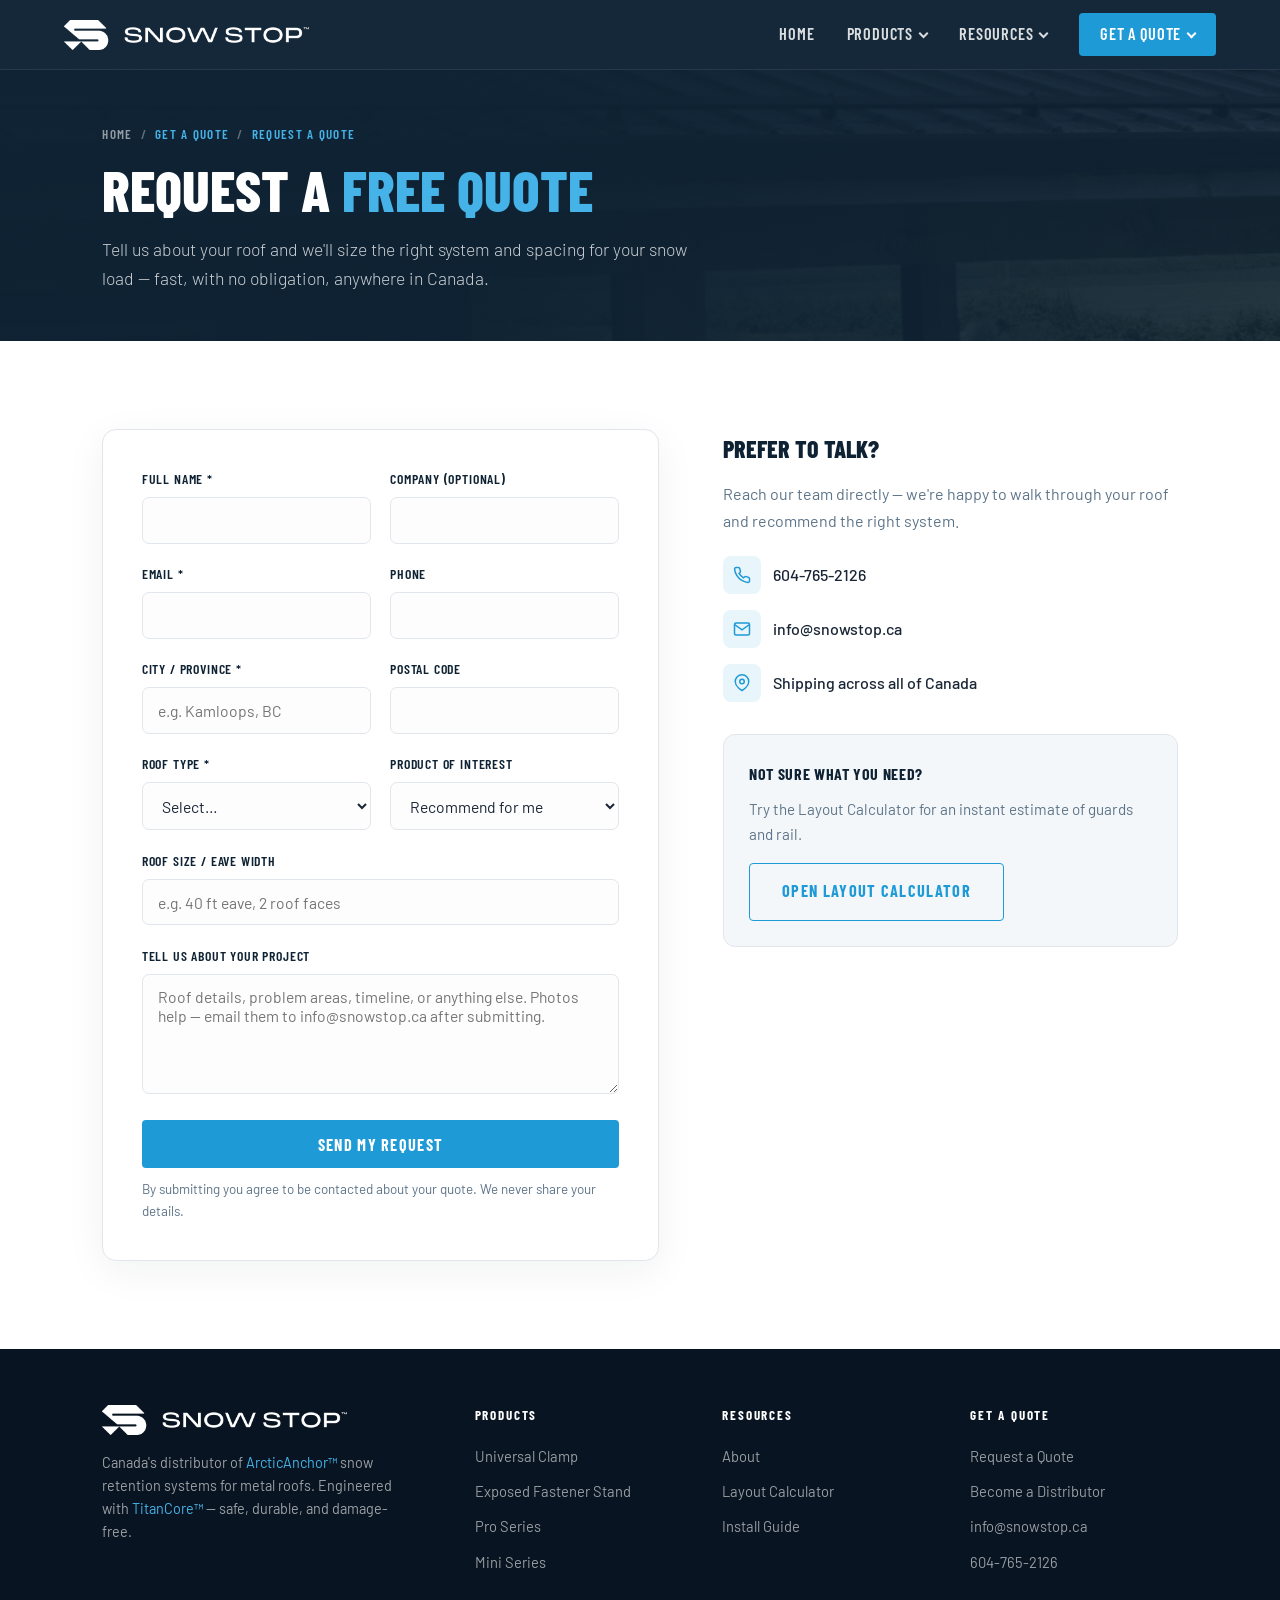
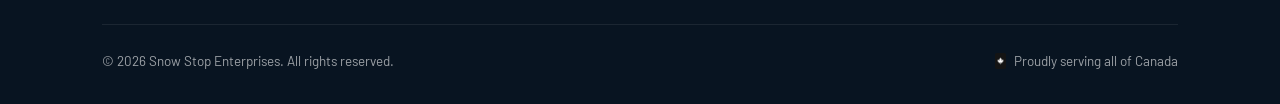
<file: SnowStop Website Redesign (5)/snowstop-site/request-a-quote.html>
<!DOCTYPE html>
<html lang="en-CA">
<head>
<meta charset="UTF-8" />
<meta name="viewport" content="width=device-width, initial-scale=1.0" />
<link rel="icon" type="image/png" href="uploads/SnowStop_Favicon.png" />
<title>Request a Free Snow Retention Quote | Snow Stop</title>
<meta name="description" content="Get a free, no-obligation quote on Snow Stop snow retention for your metal roof. Tell us your roof type, size, and location and we'll size the right system and spacing. Anywhere in Canada." />
<link rel="canonical" href="https://www.snowstop.ca/request-a-quote.html" />
<!-- seo:injected -->
<meta name="robots" content="index, follow, max-image-preview:large, max-snippet:-1, max-video-preview:-1" />
<meta name="author" content="Snow Stop Enterprises" />
<meta name="publisher" content="Snow Stop Enterprises" />
<meta name="theme-color" content="#1e9ad6" />
<meta name="geo.region" content="CA" />
<meta name="geo.placename" content="Canada" />
<meta property="og:site_name" content="Snow Stop" />
<meta property="og:locale" content="en_CA" />
<meta property="og:type" content="website" />
<meta property="og:title" content="Request a Free Snow Retention Quote | Snow Stop" />
<meta property="og:description" content="Get a free, no-obligation quote on Snow Stop snow retention for your metal roof. Tell us your roof type, size, and location and we'll size the right system and spacing. Anywhere in Canada." />
<meta property="og:url" content="https://www.snowstop.ca/request-a-quote.html" />
<meta property="og:image" content="https://www.snowstop.ca/uploads/Exposed%20Fastener%20Hero%204.JPG" />
<meta property="og:image:alt" content="Request a Free Snow Retention Quote | Snow Stop" />
<meta name="twitter:card" content="summary_large_image" />
<meta name="twitter:title" content="Request a Free Snow Retention Quote | Snow Stop" />
<meta name="twitter:description" content="Get a free, no-obligation quote on Snow Stop snow retention for your metal roof. Tell us your roof type, size, and location and we'll size the right system and spacing. Anywhere in Canada." />
<meta name="twitter:image" content="https://www.snowstop.ca/uploads/Exposed%20Fastener%20Hero%204.JPG" />
<link rel="preconnect" href="https://fonts.googleapis.com" />
<link rel="preconnect" href="https://fonts.gstatic.com" crossorigin />
<link href="https://fonts.googleapis.com/css2?family=Barlow+Condensed:wght@500;600;700;800&family=Barlow:wght@300;400;500;600&display=swap" rel="stylesheet" />
<link rel="stylesheet" href="site.css" />
<script type="application/ld+json">
{
  "@context": "https://schema.org",
  "@graph": [
    {
      "@type": "WebSite",
      "@id": "https://www.snowstop.ca/#website",
      "url": "https://www.snowstop.ca/",
      "name": "Snow Stop",
      "publisher": {
        "@id": "https://www.snowstop.ca/#organization"
      }
    },
    {
      "@type": [
        "WebPage",
        "ContactPage"
      ],
      "@id": "https://www.snowstop.ca/request-a-quote.html#webpage",
      "url": "https://www.snowstop.ca/request-a-quote.html",
      "name": "Request a Free Snow Retention Quote | Snow Stop",
      "description": "Get a free, no-obligation quote on Snow Stop snow retention for your metal roof. Tell us your roof type, size, and location and we'll size the right system and spacing. Anywhere in Canada.",
      "isPartOf": {
        "@id": "https://www.snowstop.ca/#website"
      },
      "inLanguage": "en-CA",
      "publisher": {
        "@id": "https://www.snowstop.ca/#organization"
      }
    },
    {
      "@type": "BreadcrumbList",
      "itemListElement": [
        {
          "@type": "ListItem",
          "position": 1,
          "name": "Home",
          "item": "https://www.snowstop.ca/"
        },
        {
          "@type": "ListItem",
          "position": 2,
          "name": "Get a Quote",
          "item": "https://www.snowstop.ca/request-a-quote.html"
        },
        {
          "@type": "ListItem",
          "position": 3,
          "name": "Request a Quote",
          "item": "https://www.snowstop.ca/request-a-quote.html"
        }
      ]
    },
    {
      "@type": "Organization",
      "@id": "https://www.snowstop.ca/#organization",
      "name": "Snow Stop Enterprises",
      "alternateName": "Snow Stop",
      "url": "https://www.snowstop.ca/",
      "logo": {
        "@type": "ImageObject",
        "url": "https://www.snowstop.ca/uploads/SnowStop_Favicon.png"
      },
      "image": "https://www.snowstop.ca/uploads/SnowStop_Favicon.png",
      "description": "Canada's exclusive distributor of ArcticAnchor™ snow retention systems for metal roofs, engineered with TitanCore™.",
      "email": "info@snowstop.ca",
      "telephone": "+1-604-765-2126",
      "areaServed": {
        "@type": "Country",
        "name": "Canada"
      },
      "contactPoint": {
        "@type": "ContactPoint",
        "telephone": "+1-604-765-2126",
        "email": "info@snowstop.ca",
        "contactType": "sales",
        "areaServed": "CA",
        "availableLanguage": [
          "English",
          "French"
        ]
      }
    }
  ]
}
</script>
</head>
<body>

<!-- NAV -->
<nav>
  <a class="nav-logo" href="index.html"><img src="uploads/SnowStop-HorizontalLogo-RGB-White.png" alt="Snow Stop" /></a>
  <ul class="nav-links" id="navLinks">
    <li><a href="index.html">Home</a></li>
    <li class="has-sub">
      <a href="products.html">Products <span class="caret"></span></a>
      <ul class="submenu">
        <li><a href="universal-clamp.html">Universal Clamp</a></li>
        <li><a href="exposed-fastener-stand.html">Exposed Fastener Stand</a></li>
        <li><a href="pro-series.html">Pro Series</a></li>
        <li><a href="mini-series.html">Mini Series</a></li>
      </ul>
    </li>
    <li class="has-sub">
      <a href="about.html">Resources <span class="caret"></span></a>
      <ul class="submenu">
        <li><a href="about.html">About</a></li>
        <li><a href="layout-calculator.html">Layout Calculator</a></li>
        <li><a href="install-guide.html">Install Guide</a></li>
      </ul>
    </li>
    <li class="has-sub quote-li">
      <a href="request-a-quote.html" class="nav-cta active">Get a Quote <span class="caret"></span></a>
      <ul class="submenu">
        <li><a href="request-a-quote.html">Request a Quote</a></li>
        <li><a href="become-a-distributor.html">Become a Distributor</a></li>
      </ul>
    </li>
  </ul>
  <button class="hamburger" id="hamburger" aria-label="Toggle menu" aria-expanded="false"><span></span><span></span><span></span></button>
</nav>

<!-- PAGE HERO -->
<section class="page-hero">
  <div class="page-hero-bg" style="background-image:url('uploads/Exposed Fastener Hero 4.JPG');"></div>
  <div class="page-hero-overlay"></div>
  <div class="page-hero-inner">
    <div class="breadcrumb"><a href="index.html">Home</a><span>/</span>Get a Quote<span>/</span>Request a Quote</div>
    <h1>Request a <span>free quote</span></h1>
    <p>Tell us about your roof and we'll size the right system and spacing for your snow load — fast, with no obligation, anywhere in Canada.</p>
  </div>
</section>

<!-- FORM -->
<section>
  <div class="form-wrap">
    <div class="form-card">
      <form id="quoteForm" novalidate>
        <div class="field-row">
          <div class="field"><label for="name">Full name *</label><input type="text" id="name" name="name" required /></div>
          <div class="field"><label for="company">Company (optional)</label><input type="text" id="company" name="company" /></div>
        </div>
        <div class="field-row">
          <div class="field"><label for="email">Email *</label><input type="email" id="email" name="email" required /></div>
          <div class="field"><label for="phone">Phone</label><input type="tel" id="phone" name="phone" /></div>
        </div>
        <div class="field-row">
          <div class="field"><label for="city">City / Province *</label><input type="text" id="city" name="city" placeholder="e.g. Kamloops, BC" required /></div>
          <div class="field"><label for="postal">Postal code</label><input type="text" id="postal" name="postal" /></div>
        </div>
        <div class="field-row">
          <div class="field">
            <label for="roof">Roof type *</label>
            <select id="roof" name="roof" required>
              <option value="">Select…</option>
              <option value="standing">Standing seam</option>
              <option value="exposed">Exposed fastener</option>
              <option value="unsure">Not sure</option>
            </select>
          </div>
          <div class="field">
            <label for="product">Product of interest</label>
            <select id="product" name="product">
              <option value="">Recommend for me</option>
              <option>Universal Clamp</option>
              <option>Exposed Fastener Stand</option>
              <option>Pro Series</option>
              <option>Mini Series</option>
            </select>
          </div>
        </div>
        <div class="field">
          <label for="size">Roof size / eave width</label>
          <input type="text" id="size" name="size" placeholder="e.g. 40 ft eave, 2 roof faces" />
        </div>
        <div class="field">
          <label for="message">Tell us about your project</label>
          <textarea id="message" name="message" placeholder="Roof details, problem areas, timeline, or anything else. Photos help — email them to info@snowstop.ca after submitting."></textarea>
        </div>
        <button type="submit" class="btn-primary" style="width:100%;text-align:center;">Send My Request</button>
        <p class="form-note">By submitting you agree to be contacted about your quote. We never share your details.</p>
        <div class="form-success" id="formSuccess">Thanks — your request is on its way! Our team will get back to you shortly. For a faster quote, email roof photos to <a href="mailto:info@snowstop.ca" style="color:var(--blue);font-weight:600;">info@snowstop.ca</a>.</div>
      </form>
    </div>

    <div class="form-aside">
      <h3>Prefer to talk?</h3>
      <p>Reach our team directly — we're happy to walk through your roof and recommend the right system.</p>
      <div class="contact-line">
        <span class="ci"><svg viewBox="0 0 24 24"><path d="M22 16.92v3a2 2 0 0 1-2.18 2 19.79 19.79 0 0 1-8.63-3.07 19.5 19.5 0 0 1-6-6 19.79 19.79 0 0 1-3.07-8.67A2 2 0 0 1 4.11 2h3a2 2 0 0 1 2 1.72c.13.96.36 1.9.7 2.81a2 2 0 0 1-.45 2.11L8.09 9.91a16 16 0 0 0 6 6l1.27-1.27a2 2 0 0 1 2.11-.45c.91.34 1.85.57 2.81.7A2 2 0 0 1 22 16.92z"/></svg></span>
        <a href="tel:6047652126" style="text-decoration:none;">604-765-2126</a>
      </div>
      <div class="contact-line">
        <span class="ci"><svg viewBox="0 0 24 24"><rect x="2" y="4" width="20" height="16" rx="2"/><path d="M22 6l-10 7L2 6"/></svg></span>
        <a href="mailto:info@snowstop.ca" style="text-decoration:none;">info@snowstop.ca</a>
      </div>
      <div class="contact-line">
        <span class="ci"><svg viewBox="0 0 24 24"><path d="M21 10c0 7-9 12-9 12s-9-5-9-12a9 9 0 0 1 18 0z"/><circle cx="12" cy="10" r="3"/></svg></span>
        <span>Shipping across all of Canada</span>
      </div>

      <div style="margin-top:2rem;background:var(--parchment);border:1px solid var(--line);border-radius:12px;padding:1.6rem;">
        <h4 style="font-family:'Barlow Condensed',sans-serif;font-weight:700;text-transform:uppercase;color:var(--navy);margin-bottom:0.6rem;letter-spacing:0.04em;">Not sure what you need?</h4>
        <p style="color:var(--muted);font-size:0.95rem;margin-bottom:1rem;">Try the Layout Calculator for an instant estimate of guards and rail.</p>
        <a href="layout-calculator.html" class="btn-blue-outline btn-secondary" style="display:inline-block;">Open Layout Calculator</a>
      </div>
    </div>
  </div>
</section>

<!-- FOOTER -->
<footer>
  <div class="footer-inner">
    <div class="footer-brand">
      <img src="uploads/SnowStop-HorizontalLogo-RGB-White.png" alt="Snow Stop" />
      <p>Canada's distributor of <a href="https://www.arcticanchors.com/" target="_blank" rel="noopener" style="color:var(--blue-bright);text-decoration:none;">ArcticAnchor™</a> snow retention systems for metal roofs. Engineered with <a href="https://www.titancore.ca/" target="_blank" rel="noopener" style="color:var(--blue-bright);text-decoration:none;">TitanCore™</a> — safe, durable, and damage-free.</p>
    </div>
    <div class="footer-col"><h4>Products</h4><ul>
      <li><a href="universal-clamp.html">Universal Clamp</a></li>
      <li><a href="exposed-fastener-stand.html">Exposed Fastener Stand</a></li>
      <li><a href="pro-series.html">Pro Series</a></li>
      <li><a href="mini-series.html">Mini Series</a></li>
    </ul></div>
    <div class="footer-col"><h4>Resources</h4><ul>
      <li><a href="about.html">About</a></li>
      <li><a href="layout-calculator.html">Layout Calculator</a></li>
      <li><a href="install-guide.html">Install Guide</a></li>
    </ul></div>
    <div class="footer-col"><h4>Get a Quote</h4><ul>
      <li><a href="request-a-quote.html">Request a Quote</a></li>
      <li><a href="become-a-distributor.html">Become a Distributor</a></li>
      <li><a href="mailto:info@snowstop.ca">info@snowstop.ca</a></li>
      <li><a href="tel:6047652126">604-765-2126</a></li>
    </ul></div>
  </div>
  <div class="footer-bottom">
    <span>© 2026 Snow Stop Enterprises. All rights reserved.</span>
    <span class="flag"><img src="uploads/Canadian Flag.jpg" alt="Canada" /> Proudly serving all of Canada</span>
  </div>
</footer>

<script>
  const hb=document.getElementById('hamburger'),nl=document.getElementById('navLinks');
  hb.addEventListener('click',()=>{const o=nl.classList.toggle('open');hb.setAttribute('aria-expanded',o);});
  document.querySelectorAll('.nav-links>li.has-sub>a').forEach(a=>{
    a.addEventListener('click',e=>{if(window.innerWidth<=960){e.preventDefault();a.parentElement.classList.toggle('open');}});
  });

  // Prefill from Layout Calculator
  const p=new URLSearchParams(location.search);
  if(p.get('roof')){const m={standing:'standing',exposed:'exposed'};const r=document.getElementById('roof');if(m[p.get('roof')])r.value=m[p.get('roof')];}
  if(p.get('rec')){const sel=document.getElementById('product');[...sel.options].forEach(o=>{if(o.value===p.get('rec'))o.selected=true;});}
  if(p.get('width')||p.get('guards')||p.get('rail')){
    const bits=[];
    if(p.get('width'))bits.push(p.get('width')+' ft eave');
    if(p.get('rows'))bits.push(p.get('rows')+' row(s)');
    document.getElementById('size').value=bits.join(', ');
    if(p.get('guards')&&p.get('rail')){
      document.getElementById('message').value='From the Layout Calculator: approx. '+p.get('guards')+' guards and '+p.get('rail')+' ft of rail. Please confirm exact layout.';
    }
  }

  // Form submit (front-end demo — wire to your email/CRM backend)
  document.getElementById('quoteForm').addEventListener('submit',function(e){
    e.preventDefault();
    if(!this.checkValidity()){this.reportValidity();return;}
    document.getElementById('formSuccess').classList.add('show');
    this.querySelector('button[type=submit]').textContent='Request Sent ✓';
    this.querySelector('button[type=submit]').disabled=true;
  });
</script>
</body>
</html>
</file>
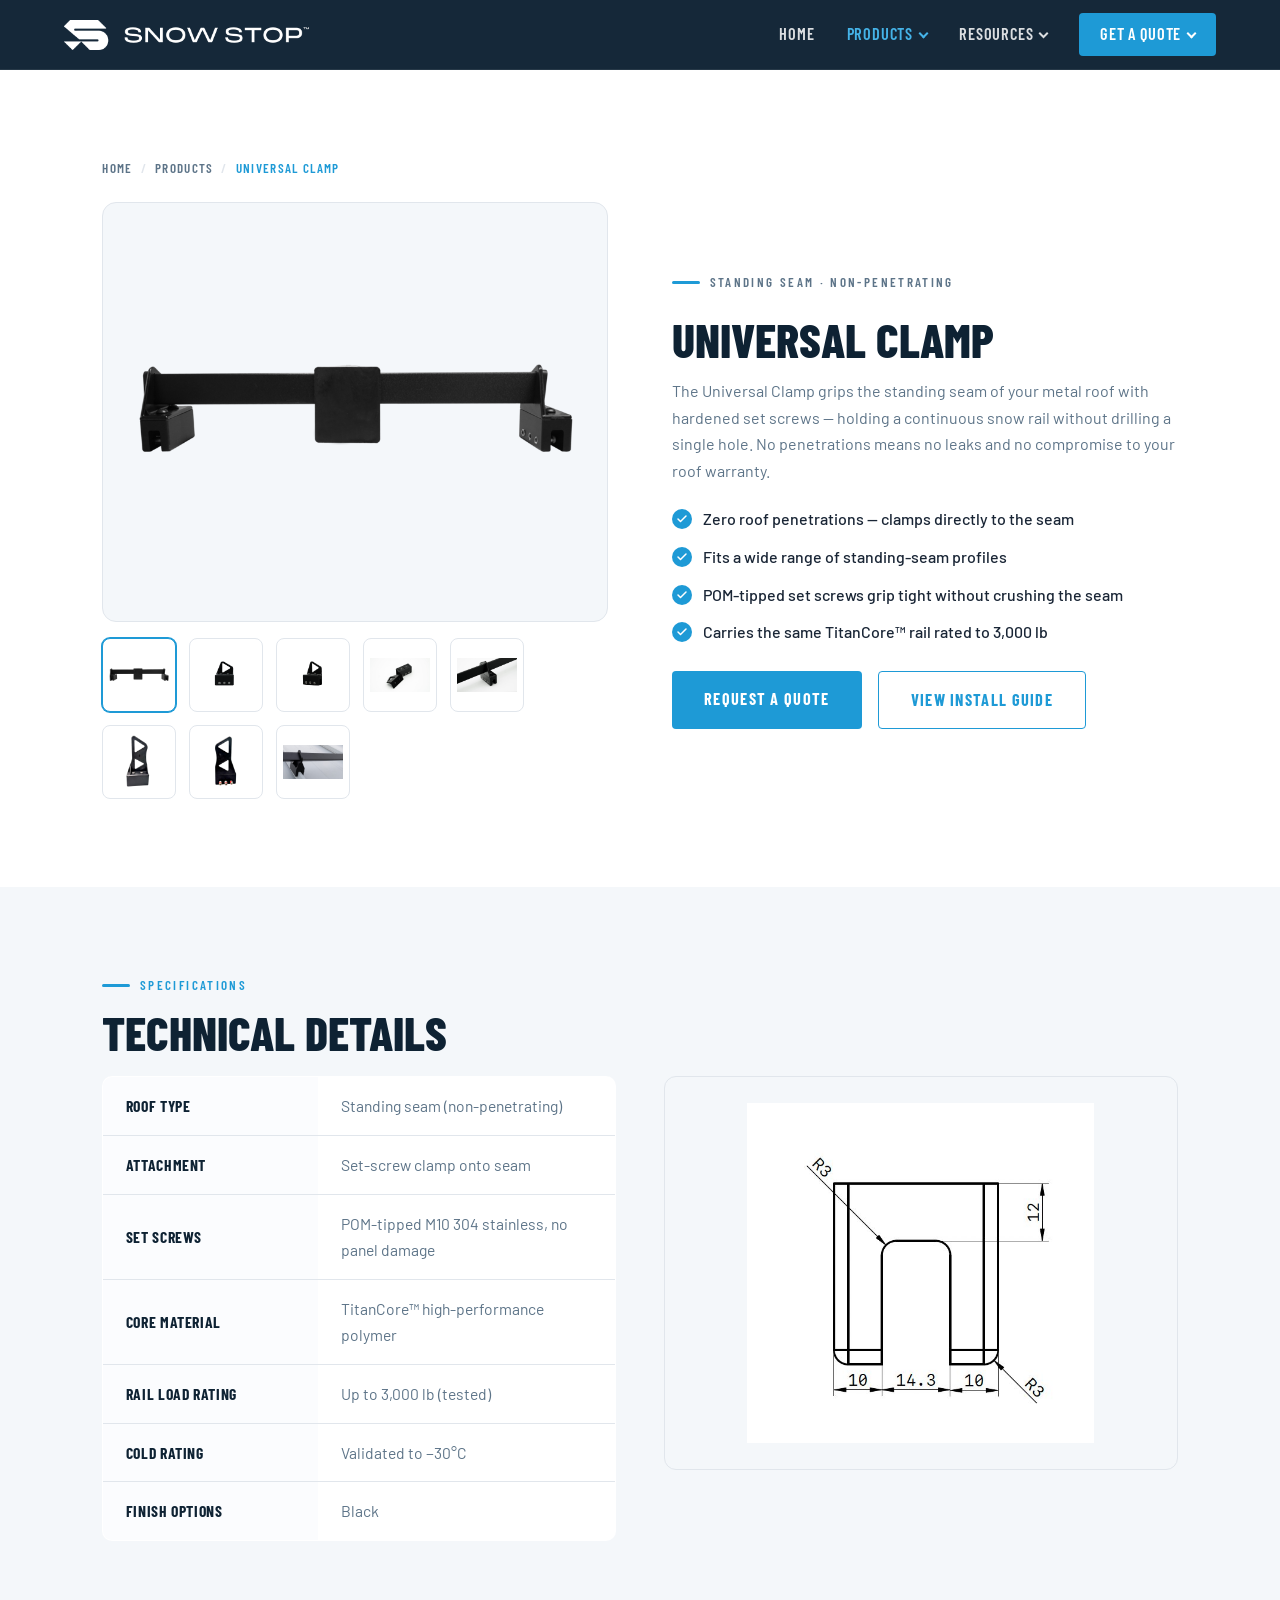
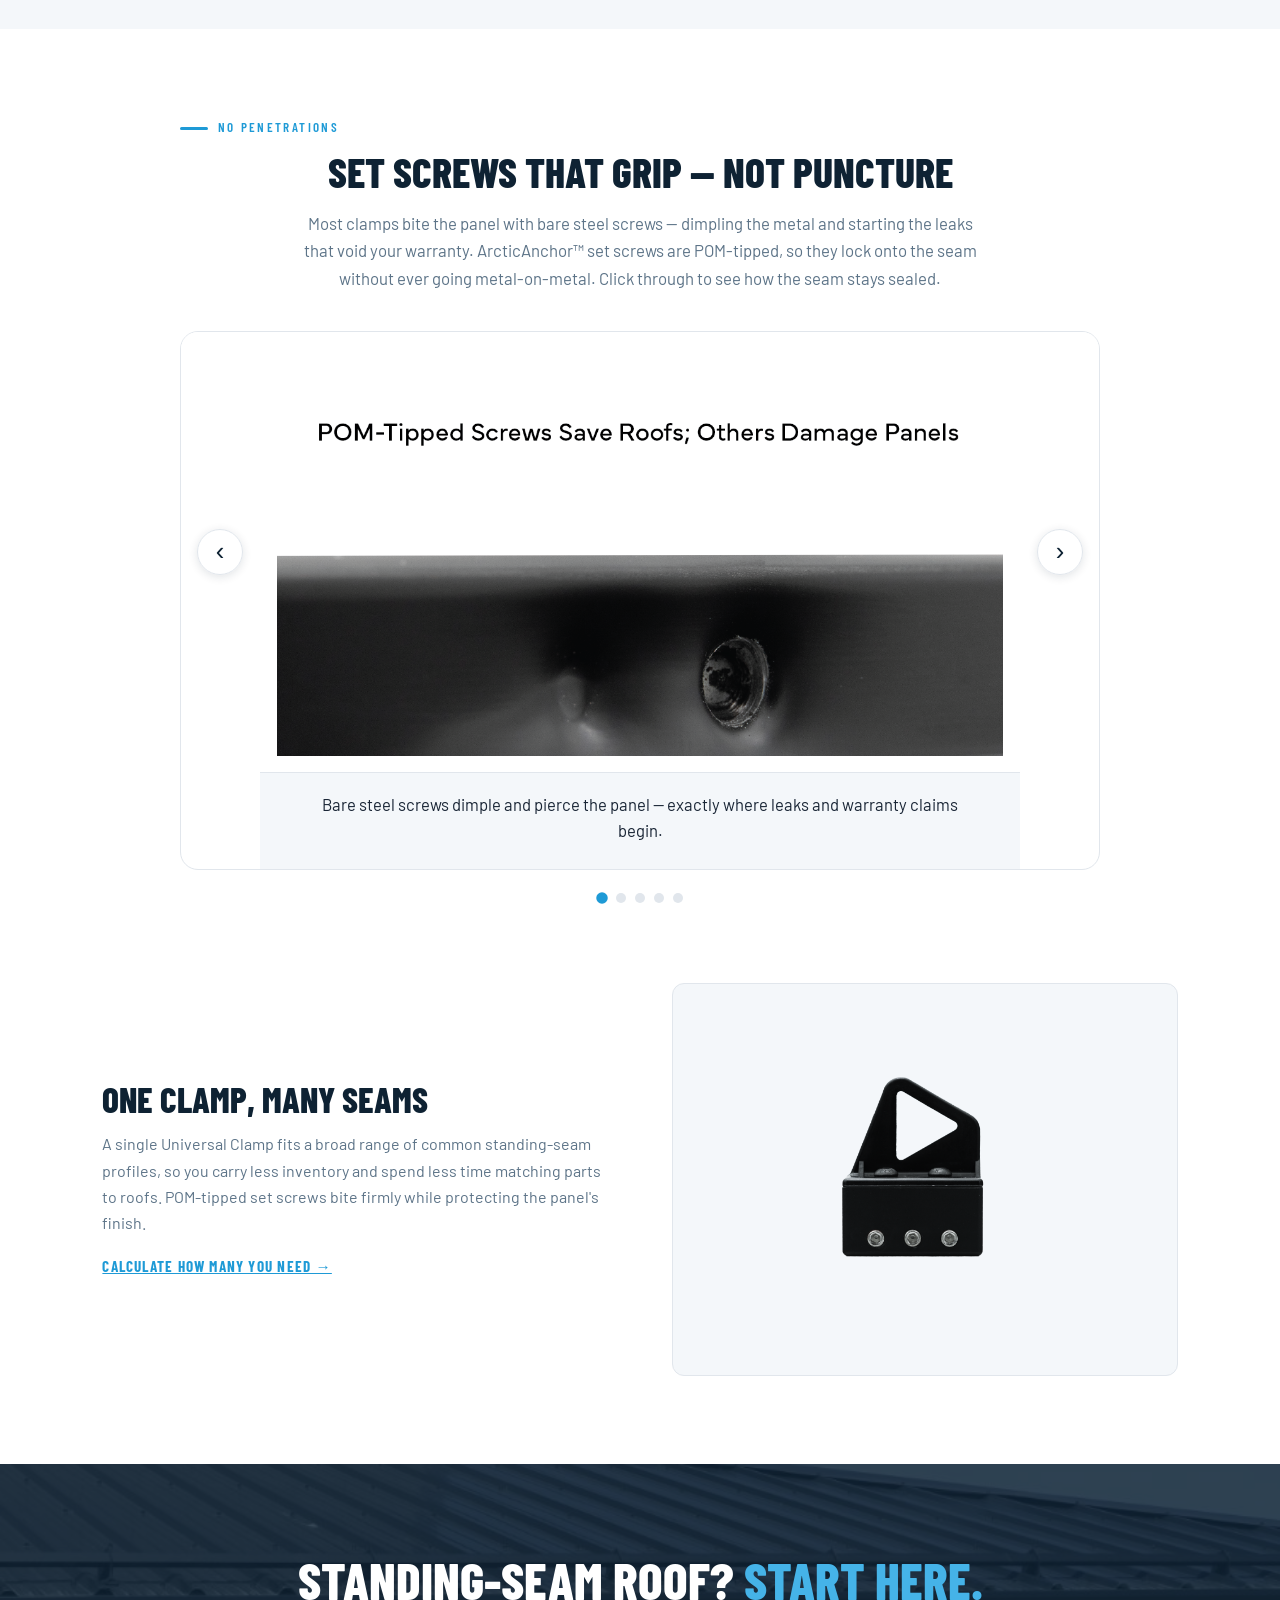
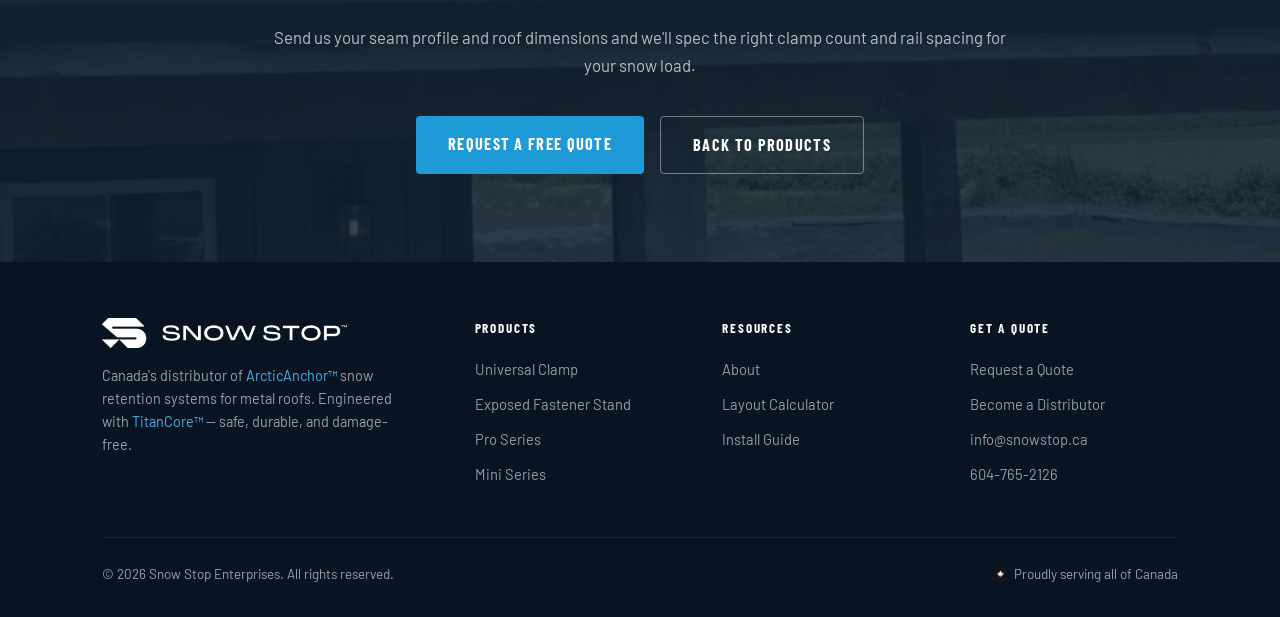
<file: SnowStop Website Redesign (5)/snowstop-site/universal-clamp.html>
<!DOCTYPE html>
<html lang="en-CA">
<head>
<meta charset="UTF-8" />
<meta name="viewport" content="width=device-width, initial-scale=1.0" />
<link rel="icon" type="image/png" href="uploads/SnowStop_Favicon.png" />
<title>Universal Clamp Snow Guard for Standing Seam | Snow Stop</title>
<meta name="description" content="The Snow Stop Universal Clamp grips standing-seam metal roofs with zero penetrations. Set-screw mounting fits a wide range of seam profiles. Engineered with TitanCore™. Available across Canada." />
<link rel="canonical" href="https://www.snowstop.ca/universal-clamp.html" />
<!-- seo:injected -->
<meta name="robots" content="index, follow, max-image-preview:large, max-snippet:-1, max-video-preview:-1" />
<meta name="author" content="Snow Stop Enterprises" />
<meta name="publisher" content="Snow Stop Enterprises" />
<meta name="theme-color" content="#1e9ad6" />
<meta name="geo.region" content="CA" />
<meta name="geo.placename" content="Canada" />
<meta property="og:site_name" content="Snow Stop" />
<meta property="og:locale" content="en_CA" />
<meta property="og:type" content="website" />
<meta property="og:title" content="Universal Clamp Snow Guard for Standing Seam | Snow Stop" />
<meta property="og:description" content="The Snow Stop Universal Clamp grips standing-seam metal roofs with zero penetrations. Set-screw mounting fits a wide range of seam profiles. Engineered with TitanCore™. Available across Canada." />
<meta property="og:url" content="https://www.snowstop.ca/universal-clamp.html" />
<meta property="og:image" content="https://www.snowstop.ca/uploads/standing_seam_rail_iso_720.png" />
<meta property="og:image:alt" content="Universal Clamp Snow Guard for Standing Seam | Snow Stop" />
<meta name="twitter:card" content="summary_large_image" />
<meta name="twitter:title" content="Universal Clamp Snow Guard for Standing Seam | Snow Stop" />
<meta name="twitter:description" content="The Snow Stop Universal Clamp grips standing-seam metal roofs with zero penetrations. Set-screw mounting fits a wide range of seam profiles. Engineered with TitanCore™. Available across Canada." />
<meta name="twitter:image" content="https://www.snowstop.ca/uploads/standing_seam_rail_iso_720.png" />
<link rel="preconnect" href="https://fonts.googleapis.com" />
<link rel="preconnect" href="https://fonts.gstatic.com" crossorigin />
<link href="https://fonts.googleapis.com/css2?family=Barlow+Condensed:wght@500;600;700;800&family=Barlow:wght@300;400;500;600&display=swap" rel="stylesheet" />
<link rel="stylesheet" href="site.css" />
<script type="application/ld+json">
{
  "@context": "https://schema.org",
  "@graph": [
    {
      "@type": "WebSite",
      "@id": "https://www.snowstop.ca/#website",
      "url": "https://www.snowstop.ca/",
      "name": "Snow Stop",
      "publisher": {
        "@id": "https://www.snowstop.ca/#organization"
      }
    },
    {
      "@type": "WebPage",
      "@id": "https://www.snowstop.ca/universal-clamp.html#webpage",
      "url": "https://www.snowstop.ca/universal-clamp.html",
      "name": "Universal Clamp Snow Guard for Standing Seam | Snow Stop",
      "description": "The Snow Stop Universal Clamp grips standing-seam metal roofs with zero penetrations. Set-screw mounting fits a wide range of seam profiles. Engineered with TitanCore™. Available across Canada.",
      "isPartOf": {
        "@id": "https://www.snowstop.ca/#website"
      },
      "inLanguage": "en-CA",
      "publisher": {
        "@id": "https://www.snowstop.ca/#organization"
      }
    },
    {
      "@type": "BreadcrumbList",
      "itemListElement": [
        {
          "@type": "ListItem",
          "position": 1,
          "name": "Home",
          "item": "https://www.snowstop.ca/"
        },
        {
          "@type": "ListItem",
          "position": 2,
          "name": "Products",
          "item": "https://www.snowstop.ca/products.html"
        },
        {
          "@type": "ListItem",
          "position": 3,
          "name": "Universal Clamp",
          "item": "https://www.snowstop.ca/universal-clamp.html"
        }
      ]
    },
    {
      "@type": "Product",
      "name": "ArcticAnchor™ Universal Clamp",
      "description": "Non-penetrating snow retention clamp for standing-seam metal roofs. Grips the seam with POM-tipped M10 stainless set screws — no holes, no leaks, warranty intact.",
      "image": "https://www.snowstop.ca/uploads/standing_seam_rail_iso_720.png",
      "url": "https://www.snowstop.ca/universal-clamp.html",
      "category": "Snow Guard / Snow Retention Clamp",
      "material": "TitanCore™ high-performance polymer",
      "brand": {
        "@type": "Brand",
        "name": "ArcticAnchor"
      },
      "manufacturer": {
        "@type": "Organization",
        "name": "ArcticAnchor"
      },
      "offers": {
        "@type": "Offer",
        "availability": "https://schema.org/InStock",
        "priceCurrency": "CAD",
        "url": "https://www.snowstop.ca/universal-clamp.html",
        "areaServed": {
          "@type": "Country",
          "name": "Canada"
        },
        "seller": {
          "@id": "https://www.snowstop.ca/#organization"
        }
      }
    },
    {
      "@type": "Organization",
      "@id": "https://www.snowstop.ca/#organization",
      "name": "Snow Stop Enterprises",
      "alternateName": "Snow Stop",
      "url": "https://www.snowstop.ca/",
      "logo": {
        "@type": "ImageObject",
        "url": "https://www.snowstop.ca/uploads/SnowStop_Favicon.png"
      },
      "image": "https://www.snowstop.ca/uploads/SnowStop_Favicon.png",
      "description": "Canada's exclusive distributor of ArcticAnchor™ snow retention systems for metal roofs, engineered with TitanCore™.",
      "email": "info@snowstop.ca",
      "telephone": "+1-604-765-2126",
      "areaServed": {
        "@type": "Country",
        "name": "Canada"
      },
      "contactPoint": {
        "@type": "ContactPoint",
        "telephone": "+1-604-765-2126",
        "email": "info@snowstop.ca",
        "contactType": "sales",
        "areaServed": "CA",
        "availableLanguage": [
          "English",
          "French"
        ]
      }
    }
  ]
}
</script>
</head>
<body>

<!-- NAV -->
<nav>
  <a class="nav-logo" href="index.html"><img src="uploads/SnowStop-HorizontalLogo-RGB-White.png" alt="Snow Stop" /></a>
  <ul class="nav-links" id="navLinks">
    <li><a href="index.html">Home</a></li>
    <li class="has-sub">
      <a href="products.html" class="active">Products <span class="caret"></span></a>
      <ul class="submenu">
        <li><a href="universal-clamp.html">Universal Clamp</a></li>
        <li><a href="exposed-fastener-stand.html">Exposed Fastener Stand</a></li>
        <li><a href="pro-series.html">Pro Series</a></li>
        <li><a href="mini-series.html">Mini Series</a></li>
      </ul>
    </li>
    <li class="has-sub">
      <a href="about.html">Resources <span class="caret"></span></a>
      <ul class="submenu">
        <li><a href="about.html">About</a></li>
        <li><a href="layout-calculator.html">Layout Calculator</a></li>
        <li><a href="install-guide.html">Install Guide</a></li>
      </ul>
    </li>
    <li class="has-sub quote-li">
      <a href="request-a-quote.html" class="nav-cta">Get a Quote <span class="caret"></span></a>
      <ul class="submenu">
        <li><a href="request-a-quote.html">Request a Quote</a></li>
        <li><a href="become-a-distributor.html">Become a Distributor</a></li>
      </ul>
    </li>
  </ul>
  <button class="hamburger" id="hamburger" aria-label="Toggle menu" aria-expanded="false"><span></span><span></span><span></span></button>
</nav>

<!-- PRODUCT INTRO -->
<section>
  <div class="breadcrumb" style="color:var(--blue);margin-bottom:1.4rem;"><a href="index.html" style="color:var(--muted);">Home</a><span style="color:var(--line);">/</span><a href="products.html" style="color:var(--muted);">Products</a><span style="color:var(--line);">/</span>Universal Clamp</div>
  <div class="prod-intro">
    <div>
      <div class="prod-gallery"><img id="mainImg" src="uploads/standing_seam_rail_iso_720.png" alt="Universal Clamp with rail, iso view" /></div>
      <div class="prod-thumbs" style="flex-wrap:wrap;">
        <div class="prod-thumb active" data-img="uploads/standing_seam_rail_iso_720.png"><img src="uploads/standing_seam_rail_iso_720.png" alt="" /></div>
        <div class="prod-thumb" data-img="uploads/UClamp Side Iso-e04c4a76.png"><img src="uploads/UClamp Side Iso-e04c4a76.png" alt="" /></div>
        <div class="prod-thumb" data-img="uploads/UClamp Corner Iso-cf3e3138.png"><img src="uploads/UClamp Corner Iso-cf3e3138.png" alt="" /></div>
        <div class="prod-thumb" data-img="uploads/UClamp and Bracket-75d81c1d.jpg"><img src="uploads/UClamp and Bracket-75d81c1d.jpg" alt="" /></div>
        <div class="prod-thumb" data-img="uploads/UClamp with Rail 1.jpg"><img src="uploads/UClamp with Rail 1.jpg" alt="" /></div>
        <div class="prod-thumb" data-img="uploads/2 Hole Universal Clamp 1-f974339f.png"><img src="uploads/2 Hole Universal Clamp 1-f974339f.png" alt="" /></div>
        <div class="prod-thumb" data-img="uploads/2 Hole Universal Clamp 2-41d83c26.png"><img src="uploads/2 Hole Universal Clamp 2-41d83c26.png" alt="" /></div>
        <div class="prod-thumb" data-img="uploads/U Clamp Hero Pic 2-d4f00668.jpg"><img src="uploads/U Clamp Hero Pic 2-d4f00668.jpg" alt="" /></div>
      </div>
    </div>
    <div class="prod-copy">
      <p class="section-label">Standing Seam · Non-Penetrating</p>
      <h1 class="section-title">Universal Clamp</h1>
      <p>The Universal Clamp grips the standing seam of your metal roof with hardened set screws — holding a continuous snow rail without drilling a single hole. No penetrations means no leaks and no compromise to your roof warranty.</p>
      <ul class="checklist">
        <li>Zero roof penetrations — clamps directly to the seam</li>
        <li>Fits a wide range of standing-seam profiles</li>
        <li>POM-tipped set screws grip tight without crushing the seam</li>
        <li>Carries the same TitanCore™ rail rated to 3,000 lb</li>
      </ul>
      <div class="btn-group" style="margin-top:1.6rem;"><a href="request-a-quote.html" class="btn-primary">Request a Quote</a><a href="install-guide.html" class="btn-blue-outline btn-secondary">View Install Guide</a></div>
    </div>
  </div>
</section>

<!-- SPECS -->
<section class="specs">
  <p class="section-label">Specifications</p>
  <h2 class="section-title">Technical details</h2>
  <div style="display:grid;grid-template-columns:1fr 1fr;gap:3rem;align-items:start;">
    <table class="spec-table">
      <tr><th>Roof type</th><td>Standing seam (non-penetrating)</td></tr>
      <tr><th>Attachment</th><td>Set-screw clamp onto seam</td></tr>
      <tr><th>Set screws</th><td>POM-tipped M10 304 stainless, no panel damage</td></tr>
      <tr><th>Core material</th><td>TitanCore™ high-performance polymer</td></tr>
      <tr><th>Rail load rating</th><td>Up to 3,000 lb (tested)</td></tr>
      <tr><th>Cold rating</th><td>Validated to −30°C</td></tr>
      <tr><th>Finish options</th><td>Black</td></tr>
    </table>
    <div class="frow-img contain" style="min-height:340px;"><img src="uploads/UClamp width.jpg" alt="Universal Clamp dimensions" /></div>
  </div>
</section>

<!-- FEATURES -->
<section>
  <div class="seam-feature">
    <p class="section-label" style="text-align:center;">No penetrations</p>
    <h3 class="seam-title">Set screws that grip — not puncture</h3>
    <p class="seam-intro">Most clamps bite the panel with bare steel screws — dimpling the metal and starting the leaks that void your warranty. ArcticAnchor™ set screws are POM-tipped, so they lock onto the seam without ever going metal-on-metal. Click through to see how the seam stays sealed.</p>
    <div class="carousel" id="seamCarousel">
      <div class="carousel-track" id="seamTrack">
        <div class="carousel-slide">
          <div class="carousel-imgwrap"><img src="uploads/Screws Damage Seams Slide 1.png" alt="A bare steel set screw dimples and punctures a metal roof panel" /></div>
          <p class="carousel-cap">Bare steel screws dimple and pierce the panel — exactly where leaks and warranty claims begin.</p>
        </div>
        <div class="carousel-slide">
          <div class="carousel-imgwrap"><img src="uploads/Pom Tipped Screws Rotated 2.png" alt="304 stainless set screws with nylon POM tips and red thread-lock patches" /></div>
          <p class="carousel-cap">304 stainless set screws arrive with preinstalled nylon thread-lock patches — they lock tight without liquid Loctite.</p>
        </div>
        <div class="carousel-slide">
          <div class="carousel-imgwrap"><img src="uploads/POM Tip Explained Slide 1.png" alt="Close-up of the white POM tips on the set screws" /></div>
          <p class="carousel-cap">The white POM tip is the only thing touching your roof — rated to −50°F so it never scratches the finish or corrodes the panel.</p>
        </div>
        <div class="carousel-slide">
          <div class="carousel-imgwrap"><img src="uploads/_dsc2162sdf_720.jpg" alt="Torque wrench reading 130 in-lb on a Universal Clamp set screw" /></div>
          <p class="carousel-cap">Each screw is torqued to a precise spec — a firm, repeatable hold without crushing or deforming the seam.</p>
        </div>
        <div class="carousel-slide">
          <div class="carousel-imgwrap"><img src="uploads/U clamp Hero-f7dc46d1.jpg" alt="Universal Clamp locked onto a standing seam holding a snow rail" /></div>
          <p class="carousel-cap">The result: a continuous rail locked to the seam — with zero holes in your roof and your warranty intact.</p>
        </div>
      </div>
      <button class="carousel-arrow prev" id="seamPrev" aria-label="Previous">‹</button>
      <button class="carousel-arrow next" id="seamNext" aria-label="Next">›</button>
    </div>
    <div class="carousel-dots" id="seamDots"></div>
  </div>
  <div class="frow rev" style="margin-top:5rem;">
    <div class="frow-img contain"><img src="uploads/UClamp Side Iso.png" alt="Universal Clamp side profile" /></div>
    <div class="frow-text">
      <h3>One clamp, many seams</h3>
      <p>A single Universal Clamp fits a broad range of common standing-seam profiles, so you carry less inventory and spend less time matching parts to roofs. POM-tipped set screws bite firmly while protecting the panel's finish.</p>
      <a href="layout-calculator.html" class="product-link" style="font-size:0.95rem;">Calculate how many you need →</a>
    </div>
  </div>
</section>

<!-- CTA -->
<section class="cta">
  <div class="cta-bg" style="background-image:url('uploads/Exposed Fastener Hero 4.JPG');"></div>
  <div class="cta-inner">
    <h2>Standing-seam roof? <span>Start here.</span></h2>
    <p>Send us your seam profile and roof dimensions and we'll spec the right clamp count and rail spacing for your snow load.</p>
    <div class="btn-group"><a href="request-a-quote.html" class="btn-primary">Request a Free Quote</a><a href="products.html" class="btn-secondary">Back to Products</a></div>
  </div>
</section>

<!-- FOOTER -->
<footer>
  <div class="footer-inner">
    <div class="footer-brand">
      <img src="uploads/SnowStop-HorizontalLogo-RGB-White.png" alt="Snow Stop" />
      <p>Canada's distributor of <a href="https://www.arcticanchors.com/" target="_blank" rel="noopener" style="color:var(--blue-bright);text-decoration:none;">ArcticAnchor™</a> snow retention systems for metal roofs. Engineered with <a href="https://www.titancore.ca/" target="_blank" rel="noopener" style="color:var(--blue-bright);text-decoration:none;">TitanCore™</a> — safe, durable, and damage-free.</p>
    </div>
    <div class="footer-col"><h4>Products</h4><ul>
      <li><a href="universal-clamp.html">Universal Clamp</a></li>
      <li><a href="exposed-fastener-stand.html">Exposed Fastener Stand</a></li>
      <li><a href="pro-series.html">Pro Series</a></li>
      <li><a href="mini-series.html">Mini Series</a></li>
    </ul></div>
    <div class="footer-col"><h4>Resources</h4><ul>
      <li><a href="about.html">About</a></li>
      <li><a href="layout-calculator.html">Layout Calculator</a></li>
      <li><a href="install-guide.html">Install Guide</a></li>
    </ul></div>
    <div class="footer-col"><h4>Get a Quote</h4><ul>
      <li><a href="request-a-quote.html">Request a Quote</a></li>
      <li><a href="become-a-distributor.html">Become a Distributor</a></li>
      <li><a href="mailto:info@snowstop.ca">info@snowstop.ca</a></li>
      <li><a href="tel:6047652126">604-765-2126</a></li>
    </ul></div>
  </div>
  <div class="footer-bottom">
    <span>© 2026 Snow Stop Enterprises. All rights reserved.</span>
    <span class="flag"><img src="uploads/Canadian Flag.jpg" alt="Canada" /> Proudly serving all of Canada</span>
  </div>
</footer>

<script>
  const hb=document.getElementById('hamburger'),nl=document.getElementById('navLinks');
  hb.addEventListener('click',()=>{const o=nl.classList.toggle('open');hb.setAttribute('aria-expanded',o);});
  document.querySelectorAll('.nav-links>li.has-sub>a').forEach(a=>{
    a.addEventListener('click',e=>{if(window.innerWidth<=960){e.preventDefault();a.parentElement.classList.toggle('open');}});
  });
  const main=document.getElementById('mainImg');
  document.querySelectorAll('.prod-thumb').forEach(t=>{
    t.addEventListener('click',()=>{
      document.querySelectorAll('.prod-thumb').forEach(x=>x.classList.remove('active'));
      t.classList.add('active');main.src=t.dataset.img;
    });
  });
  // Seam carousel
  (function(){
    const track=document.getElementById('seamTrack');
    if(!track)return;
    const slides=track.children.length;
    const dotsWrap=document.getElementById('seamDots');
    let i=0;
    for(let d=0;d<slides;d++){
      const b=document.createElement('button');
      b.className='carousel-dot'+(d===0?' active':'');
      b.setAttribute('aria-label','Go to slide '+(d+1));
      b.addEventListener('click',()=>go(d));
      dotsWrap.appendChild(b);
    }
    const dots=dotsWrap.children;
    function go(n){
      i=(n+slides)%slides;
      track.style.transform='translateX(-'+(i*100)+'%)';
      for(let k=0;k<dots.length;k++)dots[k].classList.toggle('active',k===i);
    }
    document.getElementById('seamPrev').addEventListener('click',()=>go(i-1));
    document.getElementById('seamNext').addEventListener('click',()=>go(i+1));
  })();
</script>
</body>
</html>
</file>
<file: SnowStop Website Redesign (5)/snowstop-site/site.css>
/* ============================================================
   SNOW STOP — SHARED SITE STYLES
   Used by every page. Brand medium-blue accent system.
   ============================================================ */
:root{
  --blue:#1e9ad6;        /* brand medium blue */
  --blue-bright:#45b3e8;
  --blue-dark:#1577a8;
  --navy:#0e2233;
  --slate:#1c2733;
  --ink:#1a2636;
  --muted:#5d7488;
  --line:#e1e6ec;
  --parchment:#f4f7fa;
  --white:#ffffff;
}
*,*::before,*::after{box-sizing:border-box;margin:0;padding:0;}
html{scroll-behavior:smooth;}
body{font-family:'Barlow',sans-serif;color:var(--ink);background:var(--white);line-height:1.65;}
img{display:block;max-width:100%;}
a{color:inherit;}

/* ---------- NAV ---------- */
nav{position:sticky;top:0;z-index:1000;background:rgba(14,34,51,0.97);backdrop-filter:blur(8px);
    border-bottom:1px solid rgba(255,255,255,0.08);padding:0 5%;display:flex;align-items:center;
    justify-content:space-between;height:70px;}
.nav-logo img{height:30px;}
.nav-links{display:flex;gap:2rem;list-style:none;align-items:center;}
.nav-links>li{position:relative;}
.nav-links>li>a{color:rgba(255,255,255,0.85);text-decoration:none;font-family:'Barlow Condensed',sans-serif;
    font-weight:600;font-size:1.02rem;letter-spacing:0.05em;text-transform:uppercase;display:flex;align-items:center;gap:7px;
    transition:color .2s;}
.nav-links>li>a:hover,.nav-links>li>a.active{color:var(--blue-bright);}
.nav-cta{background:var(--blue);color:#fff !important;padding:0.5rem 1.3rem;border-radius:4px;transition:background .2s;}
.nav-cta:hover{background:var(--blue-bright);}
.caret{width:7px;height:7px;border-right:2px solid currentColor;border-bottom:2px solid currentColor;
    transform:rotate(45deg);transition:transform .2s;display:inline-block;margin-top:-3px;}
.submenu{position:absolute;top:calc(100% + 16px);left:0;min-width:230px;background:#13283c;
    border:1px solid rgba(255,255,255,0.1);border-radius:6px;padding:0.4rem;list-style:none;
    box-shadow:0 20px 44px rgba(0,0,0,.45);opacity:0;visibility:hidden;transform:translateY(8px);transition:.2s;}
.nav-links>li.has-sub::after{content:"";position:absolute;top:100%;left:0;right:0;height:18px;}
.nav-links>li:hover>.submenu,.nav-links>li:focus-within>.submenu{opacity:1;visibility:visible;transform:translateY(0);}
.nav-links>li:hover>a .caret,.nav-links>li:focus-within>a .caret{transform:rotate(-135deg);}
.submenu li a{display:block;padding:0.7rem 0.9rem;border-radius:4px;color:rgba(255,255,255,0.82);
    text-decoration:none;font-family:'Barlow Condensed',sans-serif;font-weight:600;font-size:0.95rem;
    letter-spacing:0.03em;text-transform:uppercase;transition:.15s;}
.submenu li a:hover{background:rgba(30,154,214,0.18);color:var(--blue-bright);}
.quote-li .submenu{left:auto;right:0;}
.hamburger{display:none;flex-direction:column;gap:5px;cursor:pointer;padding:4px;background:none;border:0;}
.hamburger span{display:block;width:24px;height:2px;background:#fff;border-radius:2px;transition:.3s;}

/* ---------- BUTTONS ---------- */
.btn-group{display:flex;gap:1rem;flex-wrap:wrap;}
.btn-primary,.btn-secondary{font-family:'Barlow Condensed',sans-serif;font-weight:700;font-size:1.02rem;
    letter-spacing:0.08em;text-transform:uppercase;padding:0.9rem 2rem;border-radius:4px;text-decoration:none;
    display:inline-block;transition:.2s;cursor:pointer;border:none;}
.btn-primary{background:var(--blue);color:#fff;}
.btn-primary:hover{background:var(--blue-bright);transform:translateY(-1px);}
.btn-secondary{background:transparent;color:#fff;border:1.5px solid rgba(255,255,255,0.4);}
.btn-secondary:hover{border-color:var(--blue-bright);color:var(--blue-bright);}
.btn-blue-outline{background:transparent;color:var(--blue);border:1.5px solid var(--blue);}
.btn-blue-outline:hover{background:var(--blue);color:#fff;}

/* ---------- SECTION BASE ---------- */
section{padding:5.5rem 8%;}
.section-label{font-family:'Barlow Condensed',sans-serif;font-weight:600;font-size:0.82rem;letter-spacing:0.18em;
    text-transform:uppercase;color:var(--blue);margin-bottom:0.6rem;display:flex;align-items:center;gap:0.6rem;}
.section-label::before{content:"";width:28px;height:3px;background:var(--blue);border-radius:2px;}
.section-title{font-family:'Barlow Condensed',sans-serif;font-weight:800;font-size:clamp(2rem,4vw,3rem);
    line-height:1.1;text-transform:uppercase;color:var(--navy);margin-bottom:1.1rem;}
.section-sub{font-size:1.07rem;color:var(--muted);max-width:620px;margin-bottom:3rem;}
.center{text-align:center;}
.center .section-label{justify-content:center;}
.center .section-sub{margin-left:auto;margin-right:auto;}

/* ---------- PAGE HERO (inner pages) ---------- */
.page-hero{position:relative;overflow:hidden;background:var(--navy);padding:3.4rem 8% 3rem;min-height:auto;}
.page-hero-bg{position:absolute;inset:0;background-size:cover;background-position:center;opacity:.32;}
.page-hero-overlay{position:absolute;inset:0;background:linear-gradient(100deg,rgba(14,34,51,0.95) 40%,rgba(14,34,51,0.55) 100%);}
.page-hero-inner{position:relative;z-index:2;max-width:780px;}
.breadcrumb{font-family:'Barlow Condensed',sans-serif;font-weight:600;font-size:0.82rem;letter-spacing:0.1em;
    text-transform:uppercase;color:var(--blue-bright);margin-bottom:0.9rem;display:flex;gap:0.5rem;flex-wrap:wrap;}
.breadcrumb a{color:rgba(255,255,255,0.55);text-decoration:none;}
.breadcrumb a:hover{color:var(--blue-bright);}
.breadcrumb span{color:rgba(255,255,255,0.35);}
.page-hero h1{font-family:'Barlow Condensed',sans-serif;font-weight:800;font-size:clamp(2.2rem,5vw,3.6rem);
    line-height:1.04;color:#fff;text-transform:uppercase;margin-bottom:0.9rem;}
.page-hero h1 span{color:var(--blue-bright);}
.page-hero p{font-size:1.1rem;color:rgba(255,255,255,0.78);max-width:600px;font-weight:300;}

/* ---------- PRODUCT DETAIL: split intro ---------- */
.prod-intro{display:grid;grid-template-columns:1fr 1fr;gap:4rem;align-items:center;}
.prod-gallery{background:var(--parchment);border:1px solid var(--line);border-radius:14px;padding:2rem;
    display:flex;align-items:center;justify-content:center;min-height:420px;}
.prod-gallery img{max-height:380px;width:auto;object-fit:contain;}
.prod-thumbs{display:flex;gap:0.8rem;margin-top:1rem;flex-wrap:wrap;}
.prod-thumb{width:74px;height:74px;border:1px solid var(--line);border-radius:8px;background:#fff;padding:6px;
    cursor:pointer;transition:.18s;display:flex;align-items:center;justify-content:center;}
.prod-thumb img{max-width:100%;max-height:100%;width:auto;object-fit:contain;}
.prod-thumb:hover,.prod-thumb.active{border-color:var(--blue);box-shadow:0 0 0 1px var(--blue);}
.prod-copy .section-title{margin-bottom:0.8rem;}
.prod-copy>p{color:var(--muted);margin-bottom:1.2rem;}

/* ---------- CHECKLIST ---------- */
.checklist{list-style:none;margin:1.4rem 0;}
.checklist li{display:flex;gap:0.7rem;align-items:flex-start;margin-bottom:0.7rem;color:var(--ink);font-weight:500;}
.checklist li::before{content:"";flex:none;width:20px;height:20px;border-radius:50%;background:var(--blue);margin-top:3px;
    background-image:url("data:image/svg+xml,%3Csvg xmlns='http://www.w3.org/2000/svg' width='12' height='12' viewBox='0 0 24 24' fill='none' stroke='white' stroke-width='3' stroke-linecap='round' stroke-linejoin='round'%3E%3Cpolyline points='20 6 9 17 4 12'/%3E%3C/svg%3E");
    background-repeat:no-repeat;background-position:center;}

/* ---------- SPEC TABLE ---------- */
.specs{background:var(--parchment);}
.spec-table{width:100%;border-collapse:collapse;background:#fff;border:1px solid var(--line);border-radius:10px;overflow:hidden;}
.spec-table th,.spec-table td{text-align:left;padding:1rem 1.4rem;border-bottom:1px solid var(--line);font-size:0.98rem;}
.spec-table th{font-family:'Barlow Condensed',sans-serif;font-weight:700;letter-spacing:0.04em;text-transform:uppercase;
    color:var(--navy);background:#fbfcfe;width:42%;}
.spec-table tr:last-child th,.spec-table tr:last-child td{border-bottom:none;}
.spec-table td{color:var(--muted);}

/* ---------- FEATURE CARDS GRID ---------- */
.feat-grid{display:grid;grid-template-columns:repeat(3,1fr);gap:1.5rem;}
.feat-card{background:#fff;border:1px solid var(--line);border-top:3px solid var(--blue);border-radius:10px;padding:2rem 1.7rem;transition:.2s;}
.feat-card:hover{box-shadow:0 6px 24px rgba(30,154,214,0.1);transform:translateY(-3px);}
.feat-card h3{font-family:'Barlow Condensed',sans-serif;font-weight:700;font-size:1.3rem;text-transform:uppercase;
    letter-spacing:0.03em;color:var(--navy);margin-bottom:0.5rem;}
.feat-card p{font-size:0.96rem;color:var(--muted);}
.feat-ico{width:44px;height:44px;border-radius:8px;background:rgba(30,154,214,0.1);display:flex;align-items:center;justify-content:center;margin-bottom:1rem;}
.feat-ico svg{width:24px;height:24px;stroke:var(--blue);fill:none;stroke-width:2;}

/* ---------- ALTERNATING FEATURE ROWS ---------- */
.frow{display:grid;grid-template-columns:1fr 1fr;gap:4rem;align-items:center;margin-bottom:4.5rem;}

/* ---------- SEAM CAROUSEL ---------- */
.seam-feature{max-width:920px;margin:0 auto;text-align:center;}
.seam-title{font-family:'Barlow Condensed',sans-serif;font-weight:800;font-size:clamp(1.8rem,3.4vw,2.6rem);
    text-transform:uppercase;color:var(--navy);line-height:1.08;margin-bottom:1rem;}
.seam-intro{font-size:1.05rem;color:var(--muted);max-width:680px;margin:0 auto 2.4rem;}
.carousel{position:relative;background:#fff;border:1px solid var(--line);border-radius:18px;overflow:hidden;}
.carousel-track{display:flex;transition:transform .45s cubic-bezier(.4,0,.2,1);}
.carousel-slide{min-width:100%;display:flex;flex-direction:column;align-items:center;}
.carousel-imgwrap{width:100%;height:440px;display:flex;align-items:center;justify-content:center;
    background:#fff;padding:1rem;}
.carousel-imgwrap img{max-width:100%;max-height:100%;width:auto;object-fit:contain;}
.carousel-cap{padding:1.2rem 2.4rem 1.6rem;color:var(--ink);font-size:1.04rem;max-width:760px;line-height:1.55;
    border-top:1px solid var(--line);width:100%;background:var(--parchment);min-height:92px;display:flex;
    align-items:center;justify-content:center;}
.carousel-arrow{position:absolute;top:220px;transform:translateY(-50%);width:46px;height:46px;border-radius:50%;
    border:1px solid var(--line);background:rgba(255,255,255,0.92);color:var(--navy);font-size:1.6rem;line-height:1;
    cursor:pointer;display:flex;align-items:center;justify-content:center;transition:.18s;
    box-shadow:0 2px 10px rgba(14,34,51,0.12);z-index:2;}
.carousel-arrow:hover{background:var(--blue);color:#fff;border-color:var(--blue);}
.carousel-arrow:active{transform:translateY(-50%) scale(0.95);}
.carousel-arrow.prev{left:16px;}
.carousel-arrow.next{right:16px;}
.carousel-dots{display:flex;gap:0.55rem;justify-content:center;margin-top:1.4rem;}
.carousel-dot{width:10px;height:10px;border-radius:50%;border:none;background:var(--line);cursor:pointer;
    padding:0;transition:.18s;}
.carousel-dot:hover{background:var(--muted);}
.carousel-dot.active{background:var(--blue);transform:scale(1.15);}
@media(max-width:640px){
    .carousel-imgwrap{height:300px;}
    .carousel-arrow{top:150px;width:40px;height:40px;font-size:1.3rem;}
    .carousel-cap{padding:1rem 1.2rem 1.3rem;font-size:0.98rem;}
}

.frow:last-child{margin-bottom:0;}
.frow.rev .frow-img{order:2;}
.frow-img{border-radius:12px;overflow:hidden;border:1px solid var(--line);background:var(--parchment);}
.frow-img img{width:100%;height:380px;object-fit:cover;}
.frow-img.contain{display:flex;align-items:center;justify-content:center;padding:1.6rem;}
.frow-img.contain img{height:340px;object-fit:contain;}
.frow-text h3{font-family:'Barlow Condensed',sans-serif;font-weight:800;font-size:clamp(1.6rem,3vw,2.2rem);
    text-transform:uppercase;color:var(--navy);margin-bottom:0.8rem;line-height:1.1;}
.frow-text p{color:var(--muted);margin-bottom:1rem;}

/* ---------- PRODUCT GRID (landing) ---------- */
.product-grid{display:grid;grid-template-columns:repeat(4,1fr);gap:1.4rem;}
.product-grid.two{grid-template-columns:repeat(2,1fr);}
.product-card{background:#fff;border:1px solid var(--line);border-radius:10px;overflow:hidden;text-decoration:none;
    display:flex;flex-direction:column;transition:.2s;}
.product-card:hover{border-color:var(--blue);transform:translateY(-4px);box-shadow:0 10px 30px rgba(30,154,214,0.12);}
.product-img{background:var(--parchment);height:210px;display:flex;align-items:center;justify-content:center;padding:1.3rem;border-bottom:1px solid var(--line);}
.product-img img{max-height:100%;width:auto;object-fit:contain;}
.product-info{padding:1.5rem;flex:1;display:flex;flex-direction:column;}
.product-name{font-family:'Barlow Condensed',sans-serif;font-weight:700;font-size:1.3rem;text-transform:uppercase;
    letter-spacing:0.03em;color:var(--navy);margin-bottom:0.4rem;}
.product-desc{font-size:0.93rem;color:var(--muted);flex:1;}
.product-tag{font-family:'Barlow Condensed',sans-serif;font-weight:600;font-size:0.72rem;letter-spacing:0.1em;
    text-transform:uppercase;color:var(--blue);background:rgba(30,154,214,0.1);padding:0.2rem 0.6rem;border-radius:3px;
    align-self:flex-start;margin-bottom:0.7rem;}
.product-link{margin-top:1rem;font-family:'Barlow Condensed',sans-serif;font-weight:700;font-size:0.85rem;
    letter-spacing:0.08em;text-transform:uppercase;color:var(--blue);}

/* ---------- INSTALL STEPS (with images) ---------- */
.istep{display:grid;grid-template-columns:1fr 1fr;gap:3.5rem;align-items:center;margin-bottom:3.5rem;
    padding-bottom:3.5rem;border-bottom:1px solid var(--line);}
.istep:last-child{margin-bottom:0;padding-bottom:0;border-bottom:none;}
.istep.rev .istep-img{order:2;}
.istep-img{border-radius:12px;overflow:hidden;border:1px solid var(--line);background:var(--parchment);
    display:flex;align-items:center;justify-content:center;min-height:340px;}
.istep-img img{width:100%;height:auto;max-height:400px;object-fit:contain;}
.istep-num{font-family:'Barlow Condensed',sans-serif;font-weight:800;font-size:1rem;letter-spacing:0.1em;
    color:#fff;background:var(--blue);width:fit-content;padding:0.3rem 1rem;border-radius:4px;text-transform:uppercase;margin-bottom:1rem;}
.istep-text h3{font-family:'Barlow Condensed',sans-serif;font-weight:800;font-size:clamp(1.5rem,3vw,2rem);
    text-transform:uppercase;color:var(--navy);margin-bottom:0.7rem;line-height:1.1;}
.istep-text p{color:var(--muted);margin-bottom:0.8rem;}
.istep-text .tq-order{display:flex;flex-wrap:wrap;gap:0.5rem;margin:0.4rem 0 0.2rem;}
.istep-text .tq-order span{font-family:'Barlow Condensed',sans-serif;font-weight:700;font-size:0.9rem;
    letter-spacing:0.04em;text-transform:uppercase;color:var(--navy);background:var(--parchment);
    border:1px solid var(--line);border-radius:20px;padding:0.35rem 0.9rem;display:inline-flex;align-items:center;gap:0.45rem;}
.istep-text .tq-order span b{color:var(--blue);font-weight:800;}

/* ---------- SYSTEM HEADER (install guide) ---------- */
.sys-head{border-top:3px solid var(--blue);padding-top:1.4rem;margin-bottom:2.4rem;}
.sys-tag{font-family:'Barlow Condensed',sans-serif;font-weight:700;font-size:0.82rem;letter-spacing:0.16em;
    text-transform:uppercase;color:#fff;background:var(--blue);border-radius:20px;padding:0.35rem 1rem;display:inline-block;margin-bottom:0.9rem;}
.sys-head h3{font-family:'Barlow Condensed',sans-serif;font-weight:800;font-size:clamp(1.7rem,3.4vw,2.4rem);
    text-transform:uppercase;color:var(--navy);line-height:1.05;margin-bottom:0.5rem;}
.sys-head p{color:var(--muted);max-width:600px;}

/* ---------- FORMS ---------- */
.form-wrap{display:grid;grid-template-columns:1.1fr 0.9fr;gap:4rem;align-items:start;}
.form-card{background:#fff;border:1px solid var(--line);border-radius:14px;padding:2.4rem;box-shadow:0 10px 40px rgba(14,34,51,0.06);}
.field{margin-bottom:1.2rem;}
.field label{display:block;font-family:'Barlow Condensed',sans-serif;font-weight:600;font-size:0.86rem;letter-spacing:0.06em;
    text-transform:uppercase;color:var(--navy);margin-bottom:0.4rem;}
.field input,.field select,.field textarea{width:100%;padding:0.8rem 0.95rem;border:1px solid var(--line);border-radius:7px;
    font-family:'Barlow',sans-serif;font-size:0.98rem;color:var(--ink);background:#fdfdfe;transition:.18s;}
.field input:focus,.field select:focus,.field textarea:focus{outline:none;border-color:var(--blue);box-shadow:0 0 0 3px rgba(30,154,214,0.12);}
.field textarea{resize:vertical;min-height:120px;}
.field-row{display:grid;grid-template-columns:1fr 1fr;gap:1.2rem;}
.form-note{font-size:0.84rem;color:var(--muted);margin-top:0.6rem;}
.form-aside h3{font-family:'Barlow Condensed',sans-serif;font-weight:800;font-size:1.5rem;text-transform:uppercase;color:var(--navy);margin-bottom:0.8rem;}
.form-aside p{color:var(--muted);margin-bottom:1.4rem;}
.contact-line{display:flex;gap:0.8rem;align-items:center;margin-bottom:1rem;color:var(--ink);font-weight:500;}
.contact-line .ci{width:38px;height:38px;border-radius:8px;background:rgba(30,154,214,0.1);display:flex;align-items:center;justify-content:center;flex:none;}
.contact-line svg{width:18px;height:18px;stroke:var(--blue);fill:none;stroke-width:2;}
.form-success{display:none;background:rgba(30,154,214,0.08);border:1px solid var(--blue);border-radius:10px;padding:1.4rem;color:var(--blue-dark);font-weight:500;margin-top:1rem;}
.form-success.show{display:block;}

/* ---------- CTA BANNER ---------- */
.cta{position:relative;overflow:hidden;background:var(--navy);text-align:center;}
.cta-bg{position:absolute;inset:0;background-size:cover;background-position:center;opacity:.18;}
.cta-inner{position:relative;z-index:2;max-width:740px;margin:0 auto;}
.cta h2{font-family:'Barlow Condensed',sans-serif;font-weight:800;font-size:clamp(2rem,4.5vw,3.2rem);
    text-transform:uppercase;color:#fff;line-height:1.1;margin-bottom:1rem;}
.cta h2 span{color:var(--blue-bright);}
.cta p{color:rgba(255,255,255,0.7);margin-bottom:2.3rem;font-size:1.05rem;}
.cta .btn-group{justify-content:center;}

/* ---------- DARK SECTION VARIANT ---------- */
.dark{background:var(--navy);}
.dark .section-title{color:#fff;}
.dark .section-label{color:var(--blue-bright);}
.dark .section-label::before{background:var(--blue-bright);}
.dark .section-sub{color:rgba(255,255,255,0.6);}

/* ---------- FOOTER ---------- */
footer{background:#081421;color:rgba(255,255,255,0.6);padding:3.5rem 8% 2rem;}
.footer-inner{display:grid;grid-template-columns:1.6fr 1fr 1fr 1fr;gap:2.5rem;padding-bottom:2.5rem;
    border-bottom:1px solid rgba(255,255,255,0.08);}
.footer-brand img{height:30px;margin-bottom:1rem;}
.footer-brand p{font-size:0.9rem;line-height:1.6;max-width:300px;}
.footer-col h4{font-family:'Barlow Condensed',sans-serif;font-weight:700;font-size:0.82rem;letter-spacing:0.14em;
    text-transform:uppercase;color:#fff;margin-bottom:1rem;}
.footer-col ul{list-style:none;}
.footer-col li{margin-bottom:0.55rem;}
.footer-col a{color:rgba(255,255,255,0.58);text-decoration:none;font-size:0.92rem;transition:color .2s;}
.footer-col a:hover{color:var(--blue-bright);}
.footer-bottom{display:flex;justify-content:space-between;align-items:center;padding-top:1.6rem;font-size:0.84rem;flex-wrap:wrap;gap:0.6rem;}
.footer-bottom a{color:var(--blue-bright);text-decoration:none;}
.flag{display:inline-flex;align-items:center;gap:0.5rem;}
.flag img{height:16px;border-radius:2px;}

/* ---------- RESPONSIVE ---------- */
@media(max-width:960px){
  .nav-links{display:none;flex-direction:column;align-items:stretch;position:absolute;top:70px;left:0;right:0;
      background:var(--navy);padding:1rem 5%;gap:0;max-height:calc(100vh - 70px);overflow-y:auto;
      border-bottom:1px solid rgba(255,255,255,0.08);}
  .nav-links.open{display:flex;}
  .nav-links>li>a{padding:0.95rem 0;justify-content:space-between;border-bottom:1px solid rgba(255,255,255,0.08);}
  .nav-links>li.has-sub::after{display:none;}
  .nav-cta{justify-content:space-between;margin-top:0.8rem;}
  .submenu{position:static;opacity:1;visibility:visible;transform:none;box-shadow:none;border:0;background:transparent;
      padding:0 0 0 0.9rem;max-height:0;overflow:hidden;transition:max-height .3s;min-width:0;}
  .nav-links>li.open>.submenu{max-height:420px;padding-bottom:0.4rem;}
  .nav-links>li.open>a .caret{transform:rotate(-135deg);}
  .hamburger{display:flex;}
  .feat-grid,.product-grid,.product-grid.two,.prod-intro,.frow,.istep,.form-wrap,.footer-inner{grid-template-columns:1fr;}
  .product-grid{grid-template-columns:1fr 1fr;}
  .frow.rev .frow-img,.istep.rev .istep-img{order:0;}
  .frow,.istep{gap:2rem;}
}
@media(max-width:560px){.product-grid,.feat-grid{grid-template-columns:1fr;}.field-row{grid-template-columns:1fr;}}
@media(prefers-reduced-motion:reduce){*{animation:none!important;transition:none!important;scroll-behavior:auto!important;}}
:focus-visible{outline:2px solid var(--blue-bright);outline-offset:2px;}
</file>
